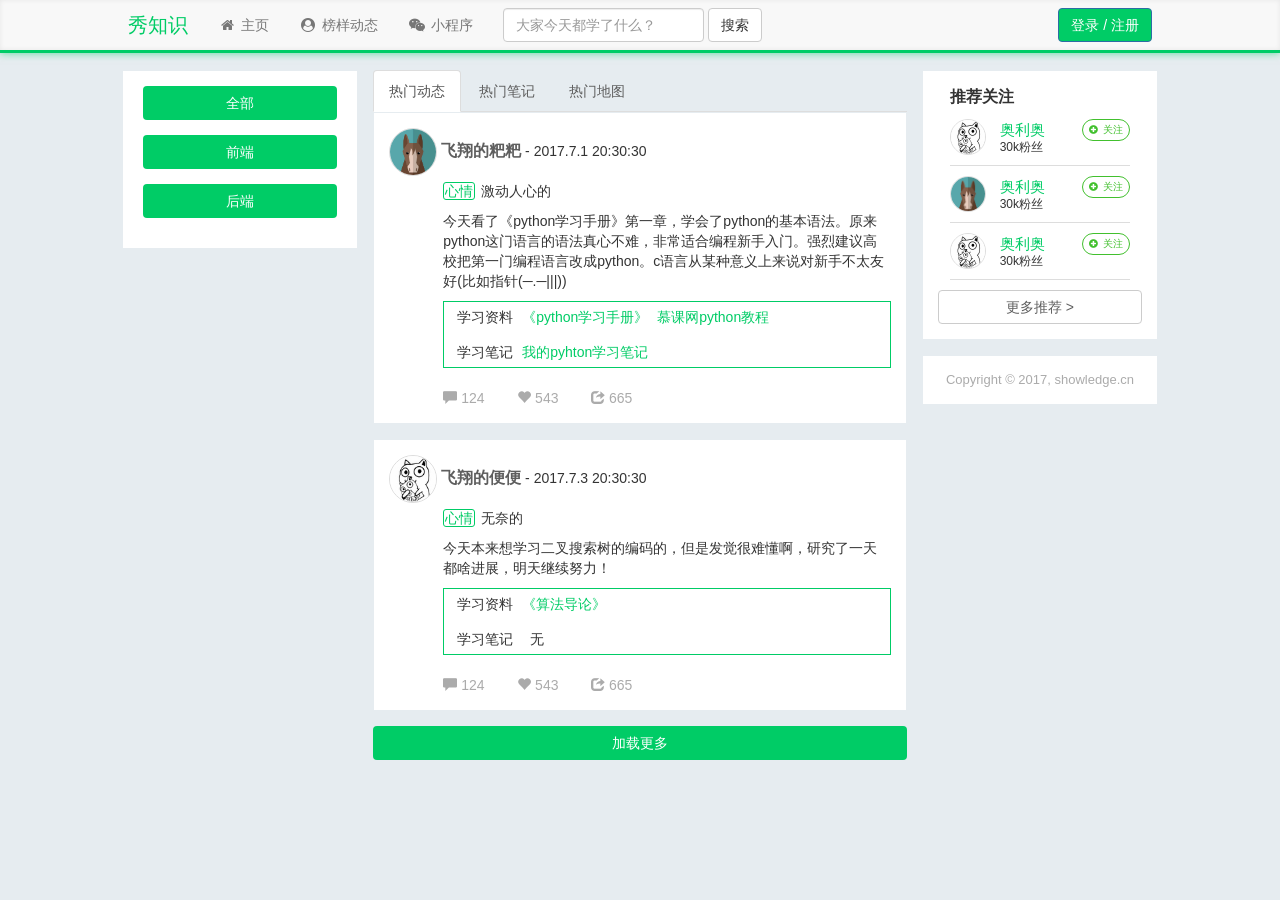
<file: index.html>
<!DOCTYPE html>
<html lang="zh-cn">
  <head>
    <meta charset="utf-8">
    <meta http-equiv="X-UA-Compatible" content="IE=edge">
    <meta name="viewport" content="width=device-width, initial-scale=1">
    <title>首页 - 秀知识</title>

    <!-- Bootstrap -->
    <link href="bootstrap-3.3.7-dist/css/bootstrap.min.css" rel="stylesheet">

    <!-- top-bar.css -->
    <link href="css/general-style.css" rel="stylesheet">

    <!-- font-awesome -->
    <link rel="stylesheet" href="font-awesome-4.7.0/css/font-awesome.min.css">    

    <!-- HTML5 shim and Respond.js for IE8 support of HTML5 elements and media queries -->
    <!-- WARNING: Respond.js doesn't work if you view the page via file:// -->
    <!--[if lt IE 9]>
      <script src="http://cdn.bootcss.com/html5shiv/3.7.2/html5shiv.min.js"></script>
      <script src="http://cdn.bootcss.com/respond.js/1.4.2/respond.min.js"></script>
    <![endif]-->
  </head>
  <body id="index-page">
    <!--顶部导航条 -->
    <nav class="navbar navbar-default navbar-fixed-top">
      <div class="container-fluid">
        <!-- 响应式 当窗口很小时，会缩小成一个“汉堡”按钮 -->
        <div class="navbar-header">
          <button type="button" class="navbar-toggle collapsed" data-toggle="collapse" data-target="#bs-example-navbar-collapse-1" aria-expanded="false">
            <span class="sr-only">Toggle navigation</span>
            <span class="icon-bar"></span>
            <span class="icon-bar"></span>
            <span class="icon-bar"></span>
          </button>
          <a class="navbar-brand" href="index.html">秀知识</a>
        </div>

        <!-- Collect the nav links, forms, and other content for toggling -->
        <div class="collapse navbar-collapse" id="bs-example-navbar-collapse-1">
          <ul class="nav navbar-nav">
            <li><a href="index.html"><span class="fa fa-home fa-fw"></span>主页</a></li>
            <li><a href="index-login.html"><span class="fa fa-user-circle fa-fw"></span>榜样动态</a></li>
            <li><a href="#" target="_blank"><span class="fa fa-wechat fa-fw"></span>小程序</a></li>
          </ul>
          <form class="navbar-form navbar-left">
            <div class="form-group">
              <input type="text" class="form-control" placeholder="大家今天都学了什么？">
            </div>
            <button type="submit" class="btn btn-default">搜索</button>
          </form>
          <ul class="nav navbar-nav navbar-right">
            <!-- 登录注册按钮 -->
            <li>
              <form class="navbar-form">
                <button type="button" id="sign-inup-btn" class="btn btn-primary" data-toggle="modal" data-target="#sign-inup-modal">登录 / 注册</button>
              </form>
            </li>
            <!--
            <li class="dropdown">
              <a href="#" class="dropdown-toggle" data-toggle="dropdown" role="button" aria-haspopup="true" aria-expanded="false">Dropdown <span class="caret"></span></a>
              <ul class="dropdown-menu">
                <li><a href="#">Action</a></li>
                <li><a href="#">Another action</a></li>
                <li><a href="#">Something else here</a></li>
                <li role="separator" class="divider"></li>
                <li><a href="#">Separated link</a></li>
              </ul>
            </li>
            -->
          </ul>
        </div><!-- /.navbar-collapse -->
      </div><!-- /.container-fluid -->
    </nav>

    <!-- 登录 / 注册 模态框 -->
    <div class="modal fade" id="sign-inup-modal" tabindex="-1" role="dialog" aria-labelledby="exampleModalLabel">
      <div class="modal-dialog" role="document">
        <div class="modal-content">
          <div class="modal-header">
            <!-- 右上角关闭按钮 -->
            <button type="button" class="close" data-dismiss="modal" aria-label="Close"><span aria-hidden="true">&times;</span></button>
            <h1>秀知识</h1>
            <h4>Show your knowledge</h4>
          </div>
          <div class="modal-body">  
            <!-- 登录/注册标签页按钮 -->
            <ul class="nav nav-pills" role="tablist">
              <li role="presentation" class="active"><a href="#signin" aria-controls="home" role="tab" data-toggle="tab">登录</a></li>
              <li role="presentation"><a href="#signup" aria-controls="profile" role="tab" data-toggle="tab">注册</a></li>
            </ul>

            <!-- 警告框 -->   
            <div class="alert alert-success" role="alert">
              保存成功
            </div><!-- 警告框 end -->   
                             
            <!-- 登录/注册 标签页 -->
            <div class="tab-content">
              <!-- 登录标签页 -->
              <div role="tabpanel" class="tab-pane fade in active" id="signin">
                <!-- 登录表单 -->
                <form class="form-horizontal" id="signin-form">
                  <div class="form-group">
                    <label for="inputEmail1" class="col-sm-2 control-label">邮箱</label>
                    <div class="col-sm-9">
                      <input type="email" class="form-control" id="inputEmail1" placeholder="Email">
                    </div>
                  </div>
                  <div class="form-group">
                    <label for="inputPassword1" class="col-sm-2 control-label">密码</label>
                    <div class="col-sm-9">
                      <input type="password" class="form-control" id="inputPassword1" placeholder="Password">
                    </div>
                  </div>
                  <div class="form-group">
                    <label for="inputCheckNum" class="col-sm-2 control-label">验证码</label>
                    <div class="col-sm-6">
                      <input type="password" class="form-control" id="inputCheckNum" placeholder="验证码">      
                    </div>
                    <div class="col-sm-3">这里放验证码图片</div>
                  </div>                  
                  <div class="form-group">
                    <div class="col-sm-offset-2 col-sm-10">
                      <div class="forget-password">
                        <a href="javascript:;" target="_blank">忘记密码</a>
                        <button type="button" id="signin-btn" class="btn btn-default btn-lg" style="font-size:16px;float:right;margin-right:50px;">登录</button>
                      </div>
                    </div>
                  </div>
                </form>
                <!-- 登录表单结束 -->
              </div>
              <!-- 注册标签页 -->
              <div role="tabpanel" class="tab-pane fade" id="signup">
                <!-- 注册表单 -->
                <form class="form-horizontal" id="signup-form">
                  <div class="form-group">
                    <label for="inputEmail2" class="col-sm-2 control-label">注册邮箱</label>
                    <div class="col-sm-9">
                      <input type="emai2" class="form-control" id="inputEmail2" placeholder="Email">
                    </div>
                  </div>
                  <div class="form-group">
                    <label for="inputPassword2" class="col-sm-2 control-label">登录密码</label>
                    <div class="col-sm-9">
                      <input type="password" class="form-control" id="inputPassword2" placeholder="Password">
                    </div>
                  </div>
                  <div class="form-group">
                    <label for="inputPassword3" class="col-sm-2 control-label">确认密码</label>
                    <div class="col-sm-9">
                      <input type="password" class="form-control" id="inputPassword3" placeholder="Password">
                    </div>
                  </div>                  
                  <div class="form-group">
                    <label for="inputCheckNum2" class="col-sm-2 control-label">验证码</label>
                    <div class="col-sm-6">
                      <input type="password" class="form-control" id="inputCheckNum2" placeholder="验证码">      
                    </div>
                    <div class="col-sm-3">这里放验证码图片</div>
                  </div>
                  <div class="form-group">
                    <div class="col-sm-offset-2 col-sm-10">
                      <label>点击「注册」按钮，即代表你同意<a href="javascript:;" target="_blank">《秀知识协议》</a></label>
                      <button type="button" id="signup-btn" class="btn btn-default btn-lg" style="font-size:16px;float:right;margin-right:50px;">注册</button>
                    </div>
                  </div>

                </form>
                <!-- 注册表单结束 -->                                
              </div>
            </div>
          </div>
        </div>
      </div>
    </div>        


    <!-- 未登录 - 首页内容 -->
    <div class="container-fluid main-content">
      <div class="row">
        <div class="col-md-1 blank"></div>
        <div class="col-md-10 main">
          <div class="row">
            <!-- 左边功能按钮栏 -->
            <div class="col-md-3" id="left-sidebar">
              <div class="box">
                <ul id="nav-cat" role="tablist">
                  <li role="presentation" class="active"><a href="#category1" target="_blank" style="text-decoration:none;" aria-controls="home" role="tab" data-toggle="tab"><button class="btn cat btn-green">全部</button></a></li>
                  <li role="presentation"><a href="#category2" target="_blank" style="text-decoration:none;" aria-controls="profile" role="tab" data-toggle="tab"><button class="btn cat btn-green">前端</button></a></li>
                  <li role="presentation"><a href="#category3" target="_blank" style="text-decoration:none;" aria-controls="messages" role="tab" data-toggle="tab"><button class="btn cat btn-green">后端</button></a></li>
                </ul>
              </div>
            </div><!-- 左边功能按钮end -->

            <!-- 中间主要内容栏 -->
            <div class="col-md-6" id="middle-main">
              <div class="tab-content">
                <div role="tabpanel" class="tab-pane active" id="category1">
                  <!-- 标签页头 -->
                  <ul class="nav nav-tabs" role="tablist">
                    <li role="presentation" class="active"><a href="#hot-act1" aria-controls="home" role="tab" data-toggle="tab">热门动态</a></li>
                    <li role="presentation"><a href="#hot-note1" aria-controls="profile" role="tab" data-toggle="tab">热门笔记</a></li>
                    <li role="presentation"><a href="#hot-map1" aria-controls="messages" role="tab" data-toggle="tab">热门地图</a></li>
                  </ul>
                  <!-- 热门推荐 标签内容 -->
                  <div class="tab-content" id="hot-intro">
                    <div role="tabpanel" class="tab-pane active" id="hot-act1">
                      <ul>
                        <li class="box" id="hot-act-001">
                          <div class="user-info">
                            <div class="user-avatar">
                              <a href="personal-page.html" target="_blank"><img src="image/user-avatar1.jpg" alt="用户头像-sm" class="avatar-sm"></a>
                              <a href="personal-page.html" class="user-name" target="_blank">飞翔的粑粑</a>
                              <span> - </span>
                              <span class="user-act-time">2017.7.1 20:30:30</span>
                            </div>
                            <div class="user-mood">
                              <span>心情</span>
                              <span>激动人心的</span>
                            </div>
                          </div>
                          <div class="user-act">
                            今天看了《python学习手册》第一章，学会了python的基本语法。原来python这门语言的语法真心不难，非常适合编程新手入门。强烈建议高校把第一门编程语言改成python。c语言从某种意义上来说对新手不太友好(比如指针(─.─|||))
                          </div>
                          <div class="user-library">
                            <div class="xxzl">
                              <span>学习资料</span>
                              <a href="https://www.amazon.cn/s?ie=UTF8&search-type=ss&index=books&field-keywords=python%D1%A7%CF%B0%CA%D6%B2%E1&tag=baiduiclickcn-23&ref=pz_ic_Book_1731_208" target="_blank">《python学习手册》</a>
                              <a href="http://www.imooc.com/course/list?c=python" target="_blank">慕课网python教程</a>
                            </div> 
                            <div class="xxbj">
                              <span>学习笔记</span>
                              <a href="note-page.html" class="user-note-entrance" target="_blank">我的pyhton学习笔记</a>
                            </div>              
                          </div>
                          <div class="act-info">
                            <div class="comments-count" data-toggle="modal" data-target="#comment-modal">
                              <span class="glyphicon glyphicon-comment"></span>
                              <span>124</span>
                            </div>
                            <div class="like-count">
                              <span class="glyphicon glyphicon-heart"></span>
                              <span>543</span>
                            </div>
                            <div class="share-count">
                              <span class="glyphicon glyphicon-share"></span>
                              <span>665</span>
                            </div>                      
                          </div>
                        </li>
                        <li class="box" id="hot-act-002">
                          <div class="user-info">
                            <div class="user-avatar">
                              <a href="personal-page.html" target="_blank"><img src="image/user-avatar2.jpg" alt="用户头像-sm" class="avatar-sm"></a>
                              <a href="personal-page.html" class="user-name" target="_blank">飞翔的便便</a>
                              <span> - </span>
                              <span class="user-act-time">2017.7.3 20:30:30</span>
                            </div>
                            <div class="user-mood">
                              <span>心情</span>
                              <span>无奈的</span>
                            </div>
                          </div>
                          <div class="user-act">
                            今天本来想学习二叉搜索树的编码的，但是发觉很难懂啊，研究了一天都啥进展，明天继续努力！
                          </div>
                          <div class="user-library">
                            <div class="xxzl">
                              <span>学习资料</span>
                              <a href="https://www.amazon.cn/%E7%AE%97%E6%B3%95%E5%AF%BC%E8%AE%BA-Thomas-H-Cormen/dp/B00AK7BYJY/ref=sr_1_1?s=books&ie=UTF8&qid=1502002841&sr=1-1&keywords=%E7%AE%97%E6%B3%95%E5%AF%BC%E8%AE%BA" target="_blank">《算法导论》</a>
                            </div> 
                            <div class="xxbj">
                              <span>学习笔记</span>
                              <span>无</span>   
                            </div>              
                          </div>
                          <div class="act-info">
                            <div class="comments-count" data-toggle="modal" data-target="#comment-modal">
                              <span class="glyphicon glyphicon-comment"></span>
                              <span>124</span>
                            </div>
                            <div class="like-count">
                              <span class="glyphicon glyphicon-heart"></span>
                              <span>543</span>
                            </div>
                            <div class="share-count">
                              <span class="glyphicon glyphicon-share"></span>
                              <span>665</span>
                            </div>                      
                          </div>
                        </li>
                      </ul>
                      <button class="btn btn-green load-more load-more-act">加载更多</button>
                    </div>
                    <div role="tabpanel" class="tab-pane" id="hot-note1">
                      <ul>
                        <li class="box" id="hot-note-001">
                          <div class="user-info">
                            <div class="user-avatar">
                              <a href="personal-page.html" target="_blank"><img src="image/user-avatar2.jpg" alt="用户头像-sm" class="avatar-sm"></a>
                              <a href="personal-page.html" class="user-name" target="_blank">飞翔的便便</a>
                              <span> - </span>
                              <span class="user-act-time">2017.7.3 20:30:30</span>
                            </div>
                          </div>  
                          <a href="note-page.html" target="_blank" class="note-title-sm">Today I Learn</a>
                          <p class="note-content">
                            This week, Washington state became the fifth state in the country to provide paid family and medical leave to workers – and it’s one of the best plans yet. Employees will get 12 weeks of paid family leave when they have a baby and 12 weeks of medical leave to care for themselves or sick family members. 
                          </p>
                          <a href="note-page.html" target="_blank" class="more-detail-btn">详细内容 > </a>
                          <div class="act-info">
                            <div class="comments-count" data-toggle="modal" data-target="#comment-modal">
                              <span class="glyphicon glyphicon-comment"></span>
                              <span>124</span>
                            </div>
                            <div class="like-count">
                              <span class="glyphicon glyphicon-heart"></span>
                              <span>543</span>
                            </div>
                            <div class="collection-count">
                              <span class="fa fa-bookmark"></span>
                              <span>665</span>
                            </div> 
                            <div class="share-count">
                              <span class="glyphicon glyphicon-share"></span>
                              <span>665</span>
                            </div>                      
                          </div>                      
                        </li>
                        <li class="box" id="hot-note-002">
                          <div class="user-info">
                            <div class="user-avatar">
                              <a href="personal-page.html" target="_blank"><img src="image/user-avatar1.jpg" alt="用户头像-sm" class="avatar-sm"></a>
                              <a href="personal-page.html" class="user-name" target="_blank">飞翔的便便</a>
                              <span> - </span>
                              <span class="user-act-time">2017.7.3 20:30:30</span>
                            </div>
                          </div> 
                          <a href="note-page.html" target="_blank" class="note-title-sm">我只是一个测试标题</a>
                          <p class="note-content">
                            我是一篇测试文章我是一篇测试文章我是一篇测试文章我是一篇测试文章我是一篇测试文章我是一篇测试文章我是一篇测试文章我是一篇测试文章我是一篇测试文章我是一篇测试文章 
                          </p>
                          <a href="note-page.html" target="_blank" class="more-detail-btn">详细内容 > </a>
                          <div class="act-info">
                            <div class="comments-count"  data-toggle="modal" data-target="#comment-modal">
                              <span class="glyphicon glyphicon-comment"></span>
                              <span>124</span>
                            </div>
                            <div class="like-count">
                              <span class="glyphicon glyphicon-heart"></span>
                              <span>543</span>
                            </div>
                            <div class="collection-count">
                              <span class="fa fa-bookmark"></span>
                              <span>665</span>
                            </div> 
                            <div class="share-count">
                              <span class="glyphicon glyphicon-share"></span>
                              <span>665</span>
                            </div>                      
                          </div>                                         
                        </li>
                      </ul>
                      <button class="btn btn-green load-more load-more-note">加载更多</button>
                    </div>
                    <div role="tabpanel" class="tab-pane" id="hot-map1">
                      <ul>
                        <li class="box" id="hot-map-001">
                          <div class="user-info">
                            <div class="user-avatar">
                              <a href="personal-page.html" target="_blank"><img src="image/user-avatar1.jpg" alt="用户头像-sm" class="avatar-sm"></a>
                              <a href="personal-page.html" class="user-name" target="_blank">飞翔的便便</a>
                              <span> - </span>
                              <span class="user-act-time">2017.7.3 20:30:30</span>
                            </div>
                          </div>
                          <a href="user-mindmap.html" target="_blank" class="map-title-sm">python学习重点知识谱图</a>
                          <div class="map-keyword">
                            <span><span class="fa fa-tags fa-fw"></span>关键词</span>
                            <a href="topic-page.html" class="keyword" target="_blank">后端</a>
                            <a href="topic-page.html" class="keyword" target="_blank">python</a>
                            <a href="topic-page.html" class="keyword" target="_blank">爬虫</a>
                            <a href="topic-page.html" class="keyword" target="_blank">数据分析</a>
                            <span>...</span>
                          </div>
                          <div class="act-info">
                            <div class="comments-count" data-toggle="modal" data-target="#comment-modal">
                              <span class="glyphicon glyphicon-comment"></span>
                              <span>124</span>
                            </div>
                            <div class="like-count">
                              <span class="glyphicon glyphicon-heart"></span>
                              <span>543</span>
                            </div>
                            <div class="collection-count">
                              <span class="fa fa-bookmark"></span>
                              <span>665</span>
                            </div>                       
                          </div>
                        </li>
                        <li class="box" id="hot-map-002">
                          <div class="user-info">
                            <div class="user-avatar">
                              <a href="personal-page.html" target="_blank"><img src="image/user-avatar3.jpg" alt="用户头像-sm" class="avatar-sm"></a>
                              <a href="personal-page.html" class="user-name" target="_blank">嘉顿饼干</a>
                              <span> - </span>
                              <span class="user-act-time">2017.7.3 20:30:30</span>
                            </div>
                          </div>
                          <a href="user-mindmap.html" target="_blank" class="map-title-sm">前端知识谱图</a>
                          <div class="map-keyword">
                            <span><span class="fa fa-tags fa-fw"></span>关键词</span>
                            <a href="topic-page.html" class="keyword" target="_blank">前端</a>
                            <a href="topic-page.html" class="keyword" target="_blank">html</a>
                            <a href="topic-page.html" class="keyword" target="_blank">css</a>
                            <a href="topic-page.html" class="keyword" target="_blank">javascript</a>
                            <span>...</span>
                          </div>
                          <div class="act-info">
                            <div class="comments-count" data-toggle="modal" data-target="#comment-modal">
                              <span class="glyphicon glyphicon-comment"></span>
                              <span>124</span>
                            </div>
                            <div class="like-count">
                              <span class="glyphicon glyphicon-heart"></span>
                              <span>543</span>
                            </div>
                            <div class="collection-count">
                              <span class="fa fa-bookmark"></span>
                              <span>665</span>
                            </div>                       
                          </div>
                        </li>                    
                      </ul>
                      <button class="btn btn-green load-more load-more-map">加载更多</button>
                    </div>
                  </div>                  
                </div>

                <div role="tabpanel" class="tab-pane" id="category2">
                  <!-- 标签页头 -->
                  <ul class="nav nav-tabs" role="tablist">
                    <li role="presentation" class="active"><a href="#hot-act2" aria-controls="home" role="tab" data-toggle="tab">热门动态</a></li>
                    <li role="presentation"><a href="#hot-note2" aria-controls="profile" role="tab" data-toggle="tab">热门笔记</a></li>
                    <li role="presentation"><a href="#hot-map2" aria-controls="messages" role="tab" data-toggle="tab">热门地图</a></li>
                  </ul>
                  <!-- 热门推荐 标签内容 -->
                  <div class="tab-content" id="hot-intro">
                    <div role="tabpanel" class="tab-pane active" id="hot-act2">
                      <ul>
                        <li class="box" id="hot-act-001">
                          <div class="user-info">
                            <div class="user-avatar">
                              <a href="personal-page.html" target="_blank"><img src="image/user-avatar2.jpg" alt="用户头像-sm" class="avatar-sm"></a>
                              <a href="personal-page.html" class="user-name" target="_blank">飞翔的粑粑</a>
                              <span> - </span>
                              <span class="user-act-time">2017.7.1 20:30:30</span>
                            </div>
                            <div class="user-mood">
                              <span>心情</span>
                              <span>激动人心的</span>
                            </div>
                          </div>
                          <div class="user-act">
                           biubiubiubiubbiubibubiubibu
                          </div>
                          <div class="user-library">
                            <div class="xxzl">
                              <span>学习资料</span>
                              <a href="https://www.amazon.cn/s?ie=UTF8&search-type=ss&index=books&field-keywords=python%D1%A7%CF%B0%CA%D6%B2%E1&tag=baiduiclickcn-23&ref=pz_ic_Book_1731_208" target="_blank">《python学习手册》</a>
                              <a href="http://www.imooc.com/course/list?c=python" target="_blank">慕课网python教程</a>
                            </div> 
                            <div class="xxbj">
                              <span>学习笔记</span>
                              <a href="note-page.html" class="user-note-entrance" target="_blank">我的pyhton学习笔记</a>
                            </div>              
                          </div>
                          <div class="act-info">
                            <div class="comments-count" data-toggle="modal" data-target="#comment-modal">
                              <span class="glyphicon glyphicon-comment"></span>
                              <span>124</span>
                            </div>
                            <div class="like-count">
                              <span class="glyphicon glyphicon-heart"></span>
                              <span>543</span>
                            </div>
                            <div class="share-count">
                              <span class="glyphicon glyphicon-share"></span>
                              <span>665</span>
                            </div>                      
                          </div>
                        </li>
                        <li class="box" id="hot-act-002">
                          <div class="user-info">
                            <div class="user-avatar">
                              <a href="personal-page.html" target="_blank"><img src="image/user-avatar1.jpg" alt="用户头像-sm" class="avatar-sm"></a>
                              <a href="personal-page.html" class="user-name" target="_blank">飞翔的便便</a>
                              <span> - </span>
                              <span class="user-act-time">2017.7.3 20:30:30</span>
                            </div>
                            <div class="user-mood">
                              <span>心情</span>
                              <span>无奈的</span>
                            </div>
                          </div>
                          <div class="user-act">
                            今天本来想学习二叉搜索树的编码的，但是发觉很难懂啊，研究了一天都啥进展，明天继续努力！
                          </div>
                          <div class="user-library">
                            <div class="xxzl">
                              <span>学习资料</span>
                              <a href="https://www.amazon.cn/%E7%AE%97%E6%B3%95%E5%AF%BC%E8%AE%BA-Thomas-H-Cormen/dp/B00AK7BYJY/ref=sr_1_1?s=books&ie=UTF8&qid=1502002841&sr=1-1&keywords=%E7%AE%97%E6%B3%95%E5%AF%BC%E8%AE%BA" target="_blank">《算法导论》</a>
                            </div> 
                            <div class="xxbj">
                              <span>学习笔记</span>
                              <span>无</span>   
                            </div>              
                          </div>
                          <div class="act-info">
                            <div class="comments-count" data-toggle="modal" data-target="#comment-modal">
                              <span class="glyphicon glyphicon-comment"></span>
                              <span>124</span>
                            </div>
                            <div class="like-count">
                              <span class="glyphicon glyphicon-heart"></span>
                              <span>543</span>
                            </div>
                            <div class="share-count">
                              <span class="glyphicon glyphicon-share"></span>
                              <span>665</span>
                            </div>                      
                          </div>
                        </li>
                      </ul>
                      <button class="btn btn-green load-more load-more-act">加载更多</button>
                    </div>
                    <div role="tabpanel" class="tab-pane" id="hot-note2">
                      <ul>
                        <li class="box" id="hot-note-001">
                          <div class="user-info">
                            <div class="user-avatar">
                              <a href="personal-page.html" target="_blank"><img src="image/user-avatar2.jpg" alt="用户头像-sm" class="avatar-sm"></a>
                              <a href="personal-page.html" class="user-name" target="_blank">飞翔的便便</a>
                              <span> - </span>
                              <span class="user-act-time">2017.7.3 20:30:30</span>
                            </div>
                          </div>  
                          <a href="note-page.html" target="_blank" class="note-title-sm">Today I Learn</a>
                          <p class="note-content">
                            This week, Washington state became the fifth state in the country to provide paid family and medical leave to workers – and it’s one of the best plans yet. Employees will get 12 weeks of paid family leave when they have a baby and 12 weeks of medical leave to care for themselves or sick family members. 
                          </p>
                          <a href="note-page.html" target="_blank" class="more-detail-btn">详细内容 > </a>
                          <div class="act-info">
                            <div class="comments-count" data-toggle="modal" data-target="#comment-modal">
                              <span class="glyphicon glyphicon-comment"></span>
                              <span>124</span>
                            </div>
                            <div class="like-count">
                              <span class="glyphicon glyphicon-heart"></span>
                              <span>543</span>
                            </div>
                            <div class="collection-count">
                              <span class="fa fa-bookmark"></span>
                              <span>665</span>
                            </div> 
                            <div class="share-count">
                              <span class="glyphicon glyphicon-share"></span>
                              <span>665</span>
                            </div>                      
                          </div>                      
                        </li>
                        <li class="box" id="hot-note-002">
                          <div class="user-info">
                            <div class="user-avatar">
                              <a href="personal-page.html" target="_blank"><img src="image/user-avatar1.jpg" alt="用户头像-sm" class="avatar-sm"></a>
                              <a href="personal-page.html" class="user-name" target="_blank">飞翔的便便</a>
                              <span> - </span>
                              <span class="user-act-time">2017.7.3 20:30:30</span>
                            </div>
                          </div> 
                          <a href="note-page.html" target="_blank" class="note-title-sm">我只是一个测试标题</a>
                          <p class="note-content">
                            我是一篇测试文章我是一篇测试文章我是一篇测试文章我是一篇测试文章我是一篇测试文章我是一篇测试文章我是一篇测试文章我是一篇测试文章我是一篇测试文章我是一篇测试文章 
                          </p>
                          <a href="note-page.html" target="_blank" class="more-detail-btn">详细内容 > </a>
                          <div class="act-info">
                            <div class="comments-count"  data-toggle="modal" data-target="#comment-modal">
                              <span class="glyphicon glyphicon-comment"></span>
                              <span>124</span>
                            </div>
                            <div class="like-count">
                              <span class="glyphicon glyphicon-heart"></span>
                              <span>543</span>
                            </div>
                            <div class="collection-count">
                              <span class="fa fa-bookmark"></span>
                              <span>665</span>
                            </div> 
                            <div class="share-count">
                              <span class="glyphicon glyphicon-share"></span>
                              <span>665</span>
                            </div>                      
                          </div>                                         
                        </li>
                      </ul>
                      <button class="btn btn-green load-more load-more-note">加载更多</button>
                    </div>
                    <div role="tabpanel" class="tab-pane" id="hot-map2">
                      <ul>
                        <li class="box" id="hot-map-001">
                          <div class="user-info">
                            <div class="user-avatar">
                              <a href="personal-page.html" target="_blank"><img src="image/user-avatar1.jpg" alt="用户头像-sm" class="avatar-sm"></a>
                              <a href="personal-page.html" class="user-name" target="_blank">飞翔的便便</a>
                              <span> - </span>
                              <span class="user-act-time">2017.7.3 20:30:30</span>
                            </div>
                          </div>
                          <a href="user-mindmap.html" target="_blank" class="map-title-sm">python学习重点知识谱图</a>
                          <div class="map-keyword">
                            <span><span class="fa fa-tags fa-fw"></span>关键词</span>
                            <a href="topic-page.html" class="keyword" target="_blank">后端</a>
                            <a href="topic-page.html" class="keyword" target="_blank">python</a>
                            <a href="topic-page.html" class="keyword" target="_blank">爬虫</a>
                            <a href="topic-page.html" class="keyword" target="_blank">数据分析</a>
                            <span>...</span>
                          </div>
                          <div class="act-info">
                            <div class="comments-count" data-toggle="modal" data-target="#comment-modal">
                              <span class="glyphicon glyphicon-comment"></span>
                              <span>124</span>
                            </div>
                            <div class="like-count">
                              <span class="glyphicon glyphicon-heart"></span>
                              <span>543</span>
                            </div>
                            <div class="collection-count">
                              <span class="fa fa-bookmark"></span>
                              <span>665</span>
                            </div>                       
                          </div>
                        </li>
                        <li class="box" id="hot-map-002">
                          <div class="user-info">
                            <div class="user-avatar">
                              <a href="personal-page.html" target="_blank"><img src="image/user-avatar3.jpg" alt="用户头像-sm" class="avatar-sm"></a>
                              <a href="personal-page.html" class="user-name" target="_blank">嘉顿饼干</a>
                              <span> - </span>
                              <span class="user-act-time">2017.7.3 20:30:30</span>
                            </div>
                          </div>
                          <a href="user-mindmap.html" target="_blank" class="map-title-sm">前端知识谱图</a>
                          <div class="map-keyword">
                            <span><span class="fa fa-tags fa-fw"></span>关键词</span>
                            <a href="topic-page.html" class="keyword" target="_blank">前端</a>
                            <a href="topic-page.html" class="keyword" target="_blank">html</a>
                            <a href="topic-page.html" class="keyword" target="_blank">css</a>
                            <a href="topic-page.html" class="keyword" target="_blank">javascript</a>
                            <span>...</span>
                          </div>
                          <div class="act-info">
                            <div class="comments-count" data-toggle="modal" data-target="#comment-modal">
                              <span class="glyphicon glyphicon-comment"></span>
                              <span>124</span>
                            </div>
                            <div class="like-count">
                              <span class="glyphicon glyphicon-heart"></span>
                              <span>543</span>
                            </div>
                            <div class="collection-count">
                              <span class="fa fa-bookmark"></span>
                              <span>665</span>
                            </div>                       
                          </div>
                        </li>                    
                      </ul>
                      <button class="btn btn-green load-more load-more-map">加载更多</button>
                    </div>
                  </div>                  
                </div>

                <div role="tabpanel" class="tab-pane" id="category3">
                  <!-- 标签页头 -->
                  <ul class="nav nav-tabs" role="tablist">
                    <li role="presentation" class="active"><a href="#hot-act3" aria-controls="home" role="tab" data-toggle="tab">热门动态</a></li>
                    <li role="presentation"><a href="#hot-note3" aria-controls="profile" role="tab" data-toggle="tab">热门笔记</a></li>
                    <li role="presentation"><a href="#hot-map3" aria-controls="messages" role="tab" data-toggle="tab">热门地图</a></li>
                  </ul>
                  <!-- 热门推荐 标签内容 -->
                  <div class="tab-content" id="hot-intro">
                    <div role="tabpanel" class="tab-pane active" id="hot-act3">
                      <ul>
                        <li class="box" id="hot-act-001">
                          <div class="user-info">
                            <div class="user-avatar">
                              <a href="personal-page.html" target="_blank"><img src="image/user-avatar1.jpg" alt="用户头像-sm" class="avatar-sm"></a>
                              <a href="personal-page.html" class="user-name" target="_blank">飞翔的粑粑</a>
                              <span> - </span>
                              <span class="user-act-time">2017.7.1 20:30:30</span>
                            </div>
                            <div class="user-mood">
                              <span>心情</span>
                              <span>激动人心的</span>
                            </div>
                          </div>
                          <div class="user-act">
                            (─.─|||))(─.─|||))(─.─|||))(─.─|||))
                          </div>
                          <div class="user-library">
                            <div class="xxzl">
                              <span>学习资料</span>
                              <a href="https://www.amazon.cn/s?ie=UTF8&search-type=ss&index=books&field-keywords=python%D1%A7%CF%B0%CA%D6%B2%E1&tag=baiduiclickcn-23&ref=pz_ic_Book_1731_208" target="_blank">《python学习手册》</a>
                              <a href="http://www.imooc.com/course/list?c=python" target="_blank">慕课网python教程</a>
                            </div> 
                            <div class="xxbj">
                              <span>学习笔记</span>
                              <a href="note-page.html" class="user-note-entrance" target="_blank">我的pyhton学习笔记</a>
                            </div>              
                          </div>
                          <div class="act-info">
                            <div class="comments-count" data-toggle="modal" data-target="#comment-modal">
                              <span class="glyphicon glyphicon-comment"></span>
                              <span>124</span>
                            </div>
                            <div class="like-count">
                              <span class="glyphicon glyphicon-heart"></span>
                              <span>543</span>
                            </div>
                            <div class="share-count">
                              <span class="glyphicon glyphicon-share"></span>
                              <span>665</span>
                            </div>                      
                          </div>
                        </li>
                        <li class="box" id="hot-act-002">
                          <div class="user-info">
                            <div class="user-avatar">
                              <a href="personal-page.html" target="_blank"><img src="image/user-avatar2.jpg" alt="用户头像-sm" class="avatar-sm"></a>
                              <a href="personal-page.html" class="user-name" target="_blank">飞翔的便便</a>
                              <span> - </span>
                              <span class="user-act-time">2017.7.3 20:30:30</span>
                            </div>
                            <div class="user-mood">
                              <span>心情</span>
                              <span>无奈的</span>
                            </div>
                          </div>
                          <div class="user-act">
                            今天本来想学习二叉搜索树的编码的，但是发觉很难懂啊，研究了一天都啥进展，明天继续努力！
                          </div>
                          <div class="user-library">
                            <div class="xxzl">
                              <span>学习资料</span>
                              <a href="https://www.amazon.cn/%E7%AE%97%E6%B3%95%E5%AF%BC%E8%AE%BA-Thomas-H-Cormen/dp/B00AK7BYJY/ref=sr_1_1?s=books&ie=UTF8&qid=1502002841&sr=1-1&keywords=%E7%AE%97%E6%B3%95%E5%AF%BC%E8%AE%BA" target="_blank">《算法导论》</a>
                            </div> 
                            <div class="xxbj">
                              <span>学习笔记</span>
                              <span>无</span>   
                            </div>              
                          </div>
                          <div class="act-info">
                            <div class="comments-count" data-toggle="modal" data-target="#comment-modal">
                              <span class="glyphicon glyphicon-comment"></span>
                              <span>124</span>
                            </div>
                            <div class="like-count">
                              <span class="glyphicon glyphicon-heart"></span>
                              <span>543</span>
                            </div>
                            <div class="share-count">
                              <span class="glyphicon glyphicon-share"></span>
                              <span>665</span>
                            </div>                      
                          </div>
                        </li>
                      </ul>
                      <button class="btn btn-green load-more load-more-act">加载更多</button>
                    </div>
                    <div role="tabpanel" class="tab-pane" id="hot-note3">
                      <ul>
                        <li class="box" id="hot-note-001">
                          <div class="user-info">
                            <div class="user-avatar">
                              <a href="personal-page.html" target="_blank"><img src="image/user-avatar2.jpg" alt="用户头像-sm" class="avatar-sm"></a>
                              <a href="personal-page.html" class="user-name" target="_blank">飞翔的便便</a>
                              <span> - </span>
                              <span class="user-act-time">2017.7.3 20:30:30</span>
                            </div>
                          </div>  
                          <a href="note-page.html" target="_blank" class="note-title-sm">Today I Learn</a>
                          <p class="note-content">
                            This week, Washington state became the fifth state in the country to provide paid family and medical leave to workers – and it’s one of the best plans yet. Employees will get 12 weeks of paid family leave when they have a baby and 12 weeks of medical leave to care for themselves or sick family members. 
                          </p>
                          <a href="note-page.html" target="_blank" class="more-detail-btn">详细内容 > </a>
                          <div class="act-info">
                            <div class="comments-count" data-toggle="modal" data-target="#comment-modal">
                              <span class="glyphicon glyphicon-comment"></span>
                              <span>124</span>
                            </div>
                            <div class="like-count">
                              <span class="glyphicon glyphicon-heart"></span>
                              <span>543</span>
                            </div>
                            <div class="collection-count">
                              <span class="fa fa-bookmark"></span>
                              <span>665</span>
                            </div> 
                            <div class="share-count">
                              <span class="glyphicon glyphicon-share"></span>
                              <span>665</span>
                            </div>                      
                          </div>                      
                        </li>
                        <li class="box" id="hot-note-002">
                          <div class="user-info">
                            <div class="user-avatar">
                              <a href="personal-page.html" target="_blank"><img src="image/user-avatar1.jpg" alt="用户头像-sm" class="avatar-sm"></a>
                              <a href="personal-page.html" class="user-name" target="_blank">飞翔的便便</a>
                              <span> - </span>
                              <span class="user-act-time">2017.7.3 20:30:30</span>
                            </div>
                          </div> 
                          <a href="note-page.html" target="_blank" class="note-title-sm">我只是一个测试标题</a>
                          <p class="note-content">
                            我是一篇测试文章我是一篇测试文章我是一篇测试文章我是一篇测试文章我是一篇测试文章我是一篇测试文章我是一篇测试文章我是一篇测试文章我是一篇测试文章我是一篇测试文章 
                          </p>
                          <a href="note-page.html" target="_blank" class="more-detail-btn">详细内容 > </a>
                          <div class="act-info">
                            <div class="comments-count"  data-toggle="modal" data-target="#comment-modal">
                              <span class="glyphicon glyphicon-comment"></span>
                              <span>124</span>
                            </div>
                            <div class="like-count">
                              <span class="glyphicon glyphicon-heart"></span>
                              <span>543</span>
                            </div>
                            <div class="collection-count">
                              <span class="fa fa-bookmark"></span>
                              <span>665</span>
                            </div> 
                            <div class="share-count">
                              <span class="glyphicon glyphicon-share"></span>
                              <span>665</span>
                            </div>                      
                          </div>                                         
                        </li>
                      </ul>
                      <button class="btn btn-green load-more load-more-note">加载更多</button>
                    </div>
                    <div role="tabpanel" class="tab-pane" id="hot-map3">
                      <ul>
                        <li class="box" id="hot-map-001">
                          <div class="user-info">
                            <div class="user-avatar">
                              <a href="personal-page.html" target="_blank"><img src="image/user-avatar1.jpg" alt="用户头像-sm" class="avatar-sm"></a>
                              <a href="personal-page.html" class="user-name" target="_blank">飞翔的便便</a>
                              <span> - </span>
                              <span class="user-act-time">2017.7.3 20:30:30</span>
                            </div>
                          </div>
                          <a href="user-mindmap.html" target="_blank" class="map-title-sm">python学习重点知识谱图</a>
                          <div class="map-keyword">
                            <span><span class="fa fa-tags fa-fw"></span>关键词</span>
                            <a href="topic-page.html" class="keyword" target="_blank">后端</a>
                            <a href="topic-page.html" class="keyword" target="_blank">python</a>
                            <a href="topic-page.html" class="keyword" target="_blank">爬虫</a>
                            <a href="topic-page.html" class="keyword" target="_blank">数据分析</a>
                            <span>...</span>
                          </div>
                          <div class="act-info">
                            <div class="comments-count" data-toggle="modal" data-target="#comment-modal">
                              <span class="glyphicon glyphicon-comment"></span>
                              <span>124</span>
                            </div>
                            <div class="like-count">
                              <span class="glyphicon glyphicon-heart"></span>
                              <span>543</span>
                            </div>
                            <div class="collection-count">
                              <span class="fa fa-bookmark"></span>
                              <span>665</span>
                            </div>                       
                          </div>
                        </li>
                        <li class="box" id="hot-map-002">
                          <div class="user-info">
                            <div class="user-avatar">
                              <a href="personal-page.html" target="_blank"><img src="image/user-avatar3.jpg" alt="用户头像-sm" class="avatar-sm"></a>
                              <a href="personal-page.html" class="user-name" target="_blank">嘉顿饼干</a>
                              <span> - </span>
                              <span class="user-act-time">2017.7.3 20:30:30</span>
                            </div>
                          </div>
                          <a href="user-mindmap.html" target="_blank" class="map-title-sm">前端知识谱图</a>
                          <div class="map-keyword">
                            <span><span class="fa fa-tags fa-fw"></span>关键词</span>
                            <a href="topic-page.html" class="keyword" target="_blank">前端</a>
                            <a href="topic-page.html" class="keyword" target="_blank">html</a>
                            <a href="topic-page.html" class="keyword" target="_blank">css</a>
                            <a href="topic-page.html" class="keyword" target="_blank">javascript</a>
                            <span>...</span>
                          </div>
                          <div class="act-info">
                            <div class="comments-count" data-toggle="modal" data-target="#comment-modal">
                              <span class="glyphicon glyphicon-comment"></span>
                              <span>124</span>
                            </div>
                            <div class="like-count">
                              <span class="glyphicon glyphicon-heart"></span>
                              <span>543</span>
                            </div>
                            <div class="collection-count">
                              <span class="fa fa-bookmark"></span>
                              <span>665</span>
                            </div>                       
                          </div>
                        </li>                    
                      </ul>
                      <button class="btn btn-green load-more load-more-map">加载更多</button>
                    </div>
                  </div>                  
                </div>

              </div>              
            </div><!-- 中间主要内容栏end -->

            <!-- 右边推荐栏 -->
            <div class="col-md-3" id="right-reco">
              <div class="box reco-xb">
                <span>推荐关注</span>
                <ul class="xb-list">
                  <li>
                    <a href="personal-page.html" target="_blank"><img src="image/user-avatar2.jpg" alt="用户头像-sm" class="avatar-ssm"></a>
                    <a class="follow-btn"><span class='fa fa-plus-circle'></span>关注</a>
                    <a href="personal-page.html" target="_blank" class="reco-user-name">奥利奥</a>
                    <p>30k粉丝</p>
                  </li>
                  <li>
                    <a href="personal-page.html" target="_blank"><img src="image/user-avatar1.jpg" alt="用户头像-sm" class="avatar-ssm"></a>
                    <a class="follow-btn"><span class='fa fa-plus-circle'></span>关注</a>
                    <a href="personal-page.html" target="_blank" class="reco-user-name">奥利奥</a>
                    <p>30k粉丝</p>
                  </li>
                  <li>
                    <a href="personal-page.html" target="_blank"><img src="image/user-avatar2.jpg" alt="用户头像-sm" class="avatar-ssm"></a>
                    <a class="follow-btn"><span class='fa fa-plus-circle'></span>关注</a>
                    <a href="personal-page.html" target="_blank" class="reco-user-name">奥利奥</a>
                    <p>30k粉丝</p>
                  </li>                                     
                </ul>
                <button class="btn btn-default more-recommend-writer"><a href="intro-user-page.html" target="_blank" style="text-decoration:none;">更多推荐 ></a> </button> 
              </div>
              <div class="box page-footer">
                Copyright © 2017, showledge.cn
              </div>            
            </div><!-- 右边推荐栏end -->
          </div>
        </div>
        <div class="col-md-1 blank"></div>
      </div>
    </div>

    <!-- 评论窗口模态框 -->
    <div class="modal fade" id="comment-modal" tabindex="-1" role="dialog" aria-labelledby="exampleModalLabel">
      <div class="modal-dialog" role="document">
        <div class="modal-content">
          <div class="modal-header">
            <button type="button" class="close" data-dismiss="modal" aria-label="Close"><span aria-hidden="true">&times;</span></button>
            <h4 class="modal-title" id="exampleModalLabel">评论<span>(10)</span></h4>
          </div>
          <div class="modal-body">
            <a href="personal-page.html" target="_blank"><img src="image/user-avatar1.jpg" alt="用户头像-sm" class="avatar-sm"></a>
            <textarea name="comment-box" id="comment-box" class="form-control" rows="4"></textarea>
            <button class="btn btn-green comment-enter">评论</button>
          </div>
          <div class="modal-footer" style="text-align:left;">
            <ul class="comment-list">
              <li id="comment-001">
                <div class="user-info">
                  <a href="personal-page.html" target="_blank"><img src="image/user-avatar1.jpg" alt="用户头像-sm" class="avatar-ssm"></a>
                  <a href="personal-page.html" class="user-name" target="_blank">飞翔的便便</a>
                  <span> - </span>
                  <span class="user-act-time">2017.7.3 20:30:30</span>
                </div>
                <p class="comment-content">
                  加油！
                </p>
                <div class="comment-info">
                  <span class="glyphicon glyphicon-thumbs-up">123</span>
                </div>
              </li>
              <li id="comment-002">
                <div class="user-info">
                  <a href="personal-page.html" target="_blank"><img src="image/user-avatar2.jpg" alt="用户头像-sm" class="avatar-ssm"></a>
                  <a href="personal-page.html" class="user-name" target="_blank">飞翔的便便</a>
                  <span> - </span>
                  <span class="user-act-time">2017.7.3 20:30:30</span>
                </div>
                <p class="comment-content">
                  加油！
                </p>
                <div class="comment-info">
                  <span class="glyphicon glyphicon-thumbs-up">123</span>
                </div>                
              </li>
              <li id="comment-003">
                <div class="user-info">
                  <a href="personal-page.html" target="_blank"><img src="image/user-avatar1.jpg" alt="用户头像-sm" class="avatar-ssm"></a>
                  <a href="personal-page.html" class="user-name" target="_blank">飞翔的便便</a>
                  <span> - </span>
                  <span class="user-act-time">2017.7.3 20:30:30</span>
                </div>
                <p class="comment-content">
                  加油！
                </p>
                <div class="comment-info">
                  <span class="glyphicon glyphicon-thumbs-up">123</span>
                </div>                
              </li>
            </ul>
          </div>
        </div>
      </div>
    </div>    

    <!-- jQuery (necessary for Bootstrap's JavaScript plugins) -->
    <script src="js/jquery-3.1.1.min.js"></script>
    <!-- Include all compiled plugins (below), or include individual files as needed -->
    <script src="bootstrap-3.3.7-dist/js/bootstrap.min.js"></script>
    <!-- 警告框js -->
    <script src="js/alert.js"></script>
    <!-- 页面右边推荐栏的关注按钮切换js -->
    <script src="js/reco-follow-btn-toggle.js"></script>
    <!-- index.js -->
    <script src="js/index.js"></script>
    <!-- counts-active.js -->
    <script src="js/counts-active.js"></script>
    <!-- commit-enter.js -->
    <script src="js/comment-enter.js"></script>

  </body>
</html>
</file>
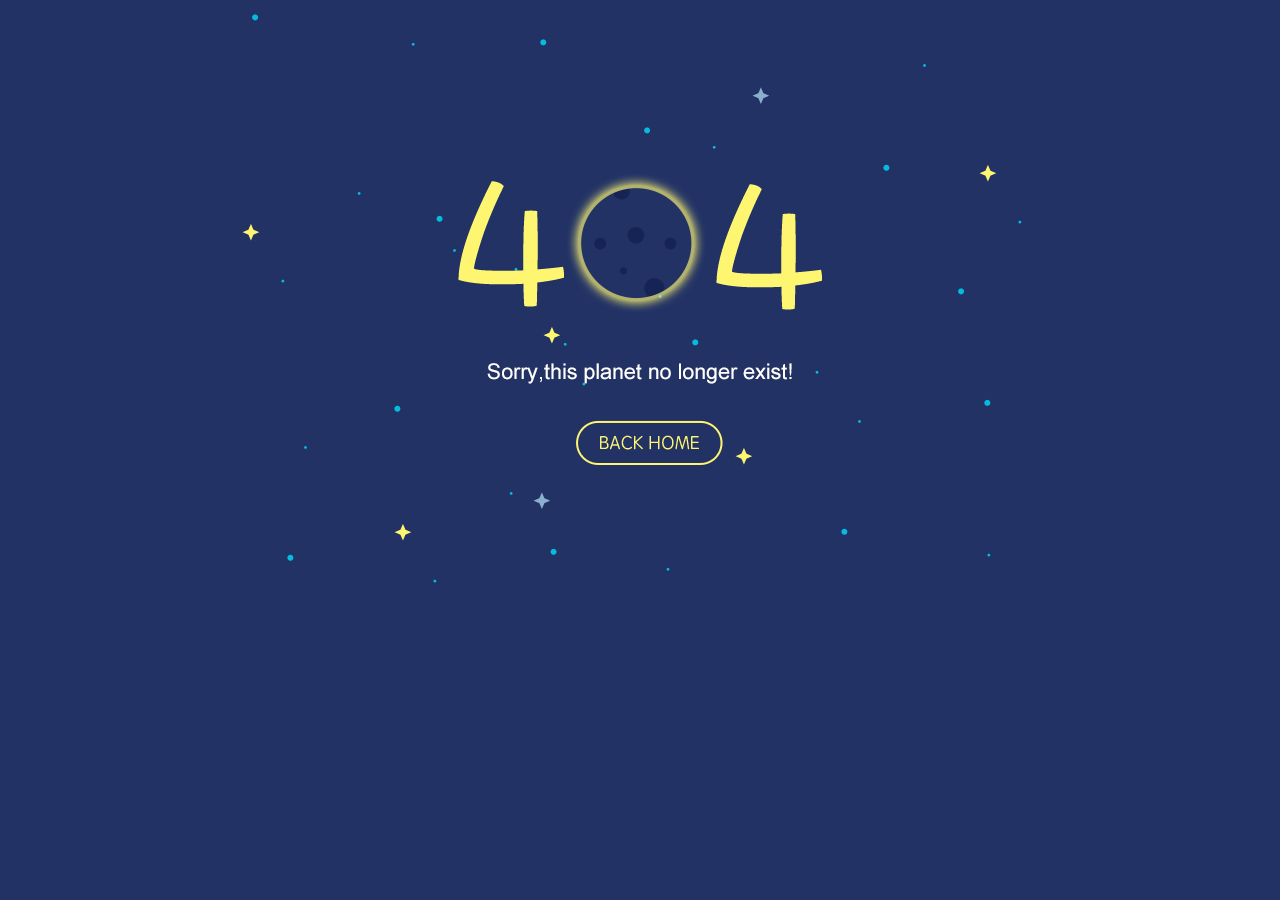
<file: 404-page.html>
<!DOCTYPE html>
<html lang="en">
<head>
	<meta charset="UTF-8">
	<link rel="Shortcut Icon" href="icon/s.ico">
	<title>404 - 秀知识</title>

	<link rel="stylesheet" href="css/404-page.css">
</head>
<body id="page-404">
	<div class="container">
		<img src="image/404页面1.png" id="background" alt="background">
		<a href="index-login.html"><img src="image/btn.png" id="backHome" alt="btn"></a>
	</div>
</body>
</html>
</file>
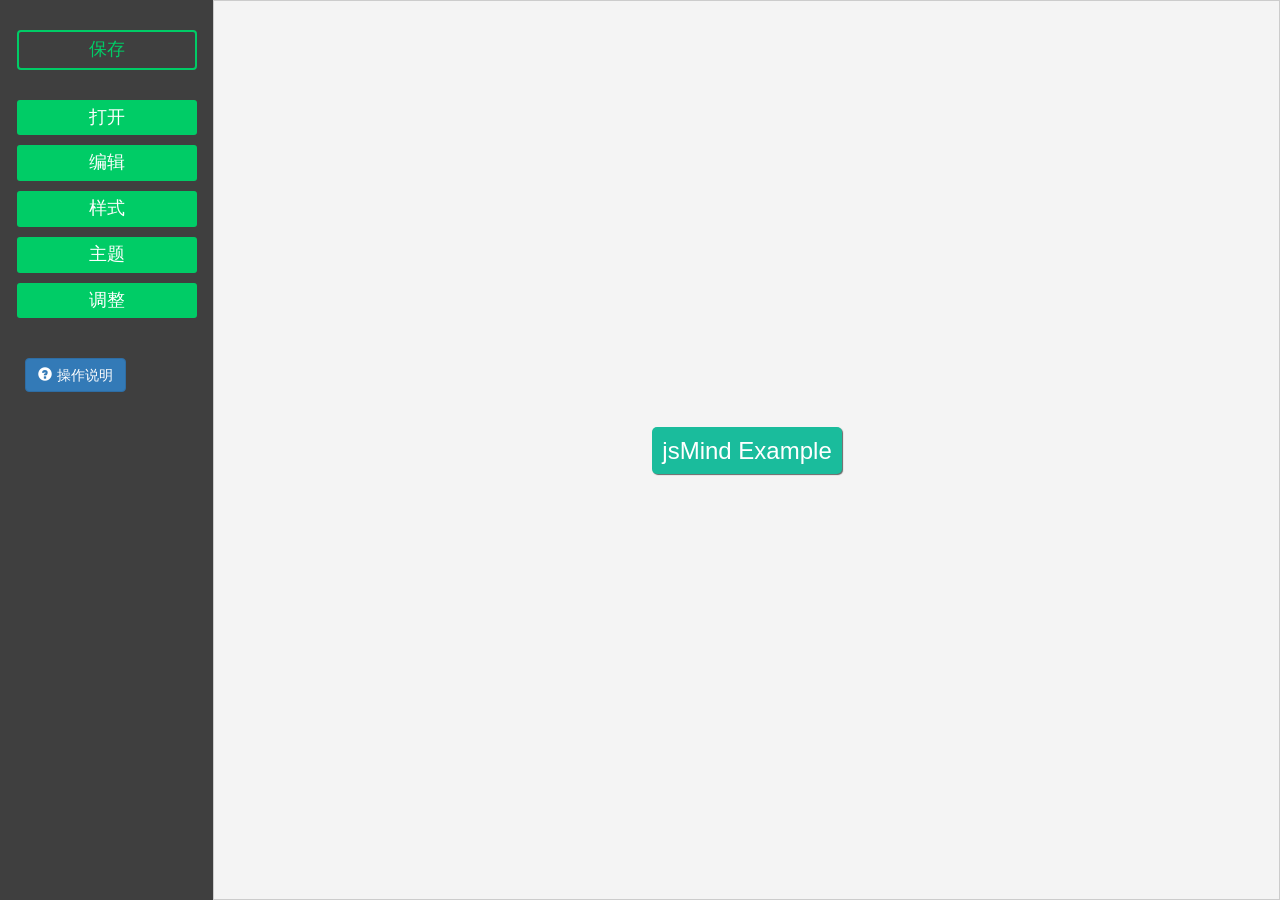
<file: edit-mindmap.html>
<!DOCTYPE html>
<html lang="zh-cn">
  <head>
    <meta charset="utf-8">
    <meta http-equiv="X-UA-Compatible" content="IE=edge">
    <meta name="viewport" content="width=device-width, initial-scale=1">
    <link rel="Shortcut Icon" href="icon/s.ico">
    <title>制作知识地图 - 秀知识</title>

    <!-- Bootstrap -->
    <link href="bootstrap-3.3.7-dist/css/bootstrap.min.css" rel="stylesheet">
    
    <link rel="stylesheet" href="css/edit-mindmap.css">

    <link type="text/css" rel="stylesheet" href="jsmind-master/style/jsmind.css" />

    <!-- HTML5 shim and Respond.js for IE8 support of HTML5 elements and media queries -->
    <!-- WARNING: Respond.js doesn't work if you view the page via file:// -->
    <!--[if lt IE 9]>
      <script src="http://cdn.bootcss.com/html5shiv/3.7.2/html5shiv.min.js"></script>
      <script src="http://cdn.bootcss.com/respond.js/1.4.2/respond.min.js"></script>
    <![endif]-->
  </head>
  <body>
    <div class="container-fluid">
      <div class="row">
        <div class="col-md-2 a">
          <div id="jsmind_nav">

                <!-- 保存按钮 -->
                <button type="button" id="save" data-toggle="modal" data-target="#myModal">保存</button>

                <!-- #myModal模态框 -->
                <div class="modal fade" id="myModal" tabindex="-1" role="dialog" aria-labelledby="myModalLabel">
                  <div class="modal-dialog" role="document">
                    <!-- 警告框 -->   
                    <div class="alert alert-success" role="alert">
                      保存成功
                    </div><!-- 警告框 end -->
                    <div class="modal-content">
                      <div class="modal-header">
                        <button type="button" class="close" data-dismiss="modal" aria-label="Close"><span aria-hidden="true">&times;</span></button>
                        <h4 class="modal-title" id="myModalLabel">保存</h4>
                      </div>
                      <div class="modal-body">
                        <form>
                          <div class="form-group">
                            <label for="recipient-name" class="control-label">地图名称</label>
                            <input type="text" class="form-control" id="recipient-name">
                          </div>
                          <div class="form-group">
                            <label for="message-text" class="control-label">说明</label>
                            <textarea class="form-control" id="message-text"></textarea>
                          </div>
                        </form>
                      </div>
                      <div class="modal-footer">
                        <button type="button" class="btn btn-default" data-dismiss="modal">取消</button>
                        <button type="button" class="btn btn-primary" id="finally-save">保存</button>
                      </div>
                    </div>
                  </div>
                </div>

              <div class="edit-list">
                <div class="list-title">打开</div>
                <ul class="edit-btn-list">
                    <li><button onclick="open_ajax();">新建地图</button></li>
                    <!-- <li><button onclick="prompt_info('看“结构”栏');">打开地图</button></li> -->
                    <li><button onclick="save_file();">保存地图</button></li>
                    <li><button onclick="screen_shot();">下载截图</button></li>
                    <li><button onclick="open_json();">查看例子</button></li>
                </ul>
              </div>
              <!--
              <div class="edit-list">
                <div class="list-title">Select &amp; Toggle</div>
                <ul class="edit-btn-list">
                    <li><button onclick="select_node();">select a node</button></li>
                    <li><button onclick="prompt_info('please try click a node');">try click a node</button></li>
                    <li><button onclick="show_selected();">get the selected</button></li>
                </ul>
              </div>
              -->
              <div class="edit-list">
                <div class="list-title">编辑</div>
                <ul class="edit-btn-list">
                    <li><button onclick="toggle_editable(this);">关闭编辑模式</button></li>
                    <li><button onclick="add_node();">添加文字节点</button></li>
                    <li><button onclick="add_image_node();">添加图片节点</button></li>
                    <!--<li><button onclick="prompt_info('please try double click a node');">try double click</button></li>-->
                    <!-- <li><button onclick="move_node();">move a node</button></li> -->
                    <li><button onclick="move_to_first();">移动节点到最前</button></li>
                    <li><button onclick="move_to_last();">移动节点到最后</button></li>
                    <li><button onclick="modify_node();">初始化节点</button></li>
                    <li><button onclick="remove_node();">删除节点</button></li>
                </ul>
              </div>

              <div class="edit-list">  
                <div class="list-title">样式</div>
                <ul class="edit-btn-list">
                    <li><button data-toggle="modal" data-target="#fontSize">字体大小</button></li>
                    <li><button onclick="change_text_color();">字体颜色</button></li>
                    <li><button onclick="change_background_color();">背景颜色</button></li>
                    <li><button onclick="change_background_image();">背景图片</button></li>
                </ul>
              </div>
              <!-- #fontSize模态框 -->
              <div class="modal fade" id="fontSize" tabindex="-1" role="dialog" aria-labelledby="myFontSize">
                <div class="modal-dialog modal-sm" role="document">
                    <div class="modal-content">
                      <div class="modal-header">
                        <button type="button" class="close" data-dismiss="modal" aria-label="Close"><span aria-hidden="true">&times;</span></button>
                        <h4 class="modal-title" id="myModalLabel">字体大小</h4>
                      </div>
                      <div class="modal-body">
                        <form>
                          <div class="form-group">
                            <input type="text" class="form-control" id="font-size-num" placeholder="最小值为12">
                          </div>
                        </form>
                      </div>
                      <div class="modal-footer">
                        <button type="button" class="btn btn-default" data-dismiss="modal">取消</button>
                        <button type="button" class="btn btn-primary" onclick="change_text_font();">保存</button>
                      </div>
                    </div>
                </div>
              </div>              

              <div class="edit-list">
                <div class="list-title">主题</div>
                <ul class="edit-btn-list">
                <li>
                <select onchange="set_theme(this.value);" style="color:black;margin-left:40px;">
                    <option value="">default</option>
                    <option value="primary">primary</option>
                    <option value="warning">warning</option>
                    <option value="danger">danger</option>
                    <option value="success">success</option>
                    <option value="info">info</option>
                    <option value="greensea" selected="selected">greensea</option>
                    <option value="nephrite">nephrite</option>
                    <option value="belizehole">belizehole</option>
                    <option value="wisteria">wisteria</option>
                    <option value="asphalt">asphalt</option>
                    <option value="orange">orange</option>
                    <option value="pumpkin">pumpkin</option>
                    <option value="pomegranate">pomegranate</option>
                    <option value="clouds">clouds</option>
                    <option value="asbestos">asbestos</option>
                </select>
                </li>
                </ul>
              </div>

              <div class="edit-list">
                <div class="list-title">调整</div>
                <ul class="edit-btn-list">
                    <!-- <li><button onclick="change_container();">容器大小</button>
                    <button onclick="resize_jsmind();">adusting</button></li> -->
                    <li style="margin-left:40px;">节点伸展</li>
                        <li><button class="sub" onclick="toggle();">伸展当前节点</button></li>
                        <li><button class="sub" onclick="expand_to_level2();">展开到第二层</button></li>
                        <li><button class="sub" onclick="expand_to_level3();">展开到第三层</button></li>
                        <li><button class="sub" onclick="expand_all();">伸展全部节点</button></li>
                        <li><button class="sub" onclick="collapse_all();">闭合所有节点</button></li>
                    <li style="margin-left:40px;">放大/缩小</li>
                    <button id="zoom-in-button" style="margin-left:40px;width:50px" onclick="zoomIn();">
                        In
                    </button>
                    <button id="zoom-out-button" style="width:50px" onclick="zoomOut();">
                        Out
                    </button>
                </ul>
               </div> 
              <!--
              <div class="edit-list">
                <div class="list-title">结构</div>
                <ul class="edit-btn-list">
                    <li style="margin-left:40px;">树形结构</li>
                    
                        <li><button class="sub" onclick="show_data();">显示数据</button></li>
                        <li><button class="sub" onclick="save_file();">保存文件</button></li>
                        <li><input id="file_input" class="file_input" style="margin-left:40px;" type="file"/></li>
                        <li><button class="sub" onclick="open_file();">打开文件</button></li>
                    
                    <li style="margin-left:40px;">数组结构</li>
                    
                        <li><button class="sub" onclick="get_nodearray_data();">显示数据</button></li>
                        <li><button class="sub" onclick="save_nodearray_file();">保存文件</button></li>
                        <li><input id="file_input_nodearray" class="file_input" style="margin-left:40px;" type="file"/></li>
                        <li><button class="sub" onclick="open_nodearray();">打开文件</button></li>
                    
                    <li style="margin-left:40px;">freemind(.mm)</li>
                    
                        <li><button class="sub" onclick="get_freemind_data();">show data</button></li>
                        <li><button class="sub" onclick="save_freemind_file();">save file</button></li>
                        <li><input id="file_input_freemind" class="file_input" style="margin-left:40px;" type="file"/></li>
                        <li><button class="sub" onclick="open_freemind();">open file</button></li>
                 
                </ul>
              </div>
              -->  
            <button id="info" type="button" class="btn btn-primary" data-toggle="modal" data-target=".bs-example-modal-sm"><span class="glyphicon glyphicon-question-sign" style="padding-right:5px;"></span>操作说明</button>
            <div class="modal fade bs-example-modal-sm" tabindex="-1" role="dialog" aria-labelledby="mySmallModalLabel">
              <div class="modal-dialog modal-sm" role="document">
                <div class="modal-content">
                  <div class="modal-header">
                    <h4 class="modal-title">操作说明</h4>
                  </div>
                  <div class="modal-body">
                       <p>键盘快捷键：</p>
                       <p>增加字节点     : Insert</p>
                       <p>增加邻节点     : Enter</p>
                       <p>更改节点内容   : F2</p>
                       <p>删除节点       : Delete</p>
                       <p>伸展节点       : Space</p>
                       <p>左             : Left</p>
                       <p>上             : Up</p>
                       <p>右             : Right</p>
                       <p>下             : Down</p>
                       <hr>
                       <p>其他：</p>
                       <p>修改节点名称   ：双击鼠标左键</p>
                       <p>移动节点       ：按住鼠标左键</p>
                  </div>
                </div>
              </div>
            </div>
          </div>
        </div>
        <div class="col-md-10 b">
            <div id="jsmind_container">

            </div>
            <div style="display:none">
              <input class="file" type="file" id="image-chooser" accept="image/*"/>
            </div>
            <!-- -->

        </div>
      </div>
    </div>

    <!-- jQuery (necessary for Bootstrap's JavaScript plugins) -->
    <script src="js/jquery-3.1.1.min.js"></script>
    <!-- Include all compiled plugins (below), or include individual files as needed -->
    <script src="bootstrap-3.3.7-dist/js/bootstrap.min.js"></script>

    <script src="js/edit-mindmap.js"></script>

    <!-- jsmind plugins --> 
    <script type="text/javascript" src="jsmind-master/js/jsmind.js"></script>
    <script type="text/javascript" src="jsmind-master/js/jsmind.draggable.js"></script>
    <script type="text/javascript" src="jsmind-master/js/jsmind.screenshot.js"></script>

    

    <script>
        var _jm = null;
        function open_empty(){
            var options = {
                container:'jsmind_container',
                theme:'greensea',
                editable:true
            }
            _jm = jsMind.show(options);
            // _jm = jsMind.show(options,mind);
        }

        function open_json(){
            var mind = {
                "meta":{
                    "name":"jsMind remote",
                    "author":"hizzgdev@163.com",
                    "version":"0.2"
                },
                "format":"node_tree",
                "data":{"id":"root","topic":"jsMind","children":[
                    {"id":"easy","topic":"Easy","direction":"left","children":[
                        {"id":"easy1","topic":"Easy to show"},
                        {"id":"easy2","topic":"Easy to edit"},
                        {"id":"easy3","topic":"Easy to store"},
                        {"id":"easy4","topic":"Easy to embed"},
                        {"id":"other3","background-image":"jsmind-master/example/ant.png", "width": "100", "height": "100"}
                    ]},
                    {"id":"open","topic":"Open Source","direction":"right","children":[
                        {"id":"open1","topic":"on GitHub", "background-color":"#eee", "foreground-color":"blue"},
                        {"id":"open2","topic":"BSD License"}
                    ]},
                    {"id":"powerful","topic":"Powerful","direction":"right","children":[
                        {"id":"powerful1","topic":"Base on Javascript"},
                        {"id":"powerful2","topic":"Base on HTML5"},
                        {"id":"powerful3","topic":"Depends on you"}
                    ]},
                    {"id":"other","topic":"test node","direction":"left","children":[
                        {"id":"other1","topic":"I'm from local variable"},
                        {"id":"other2","topic":"I can do everything"}
                    ]}
                ]}
            }
            _jm.show(mind);
        }

        function open_ajax(){
            var mind_url = 'jsmind-master/example/data_example.json';
            jsMind.util.ajax.get(mind_url,function(mind){
                _jm.show(mind);
            });
        }

        function screen_shot(){
            _jm.screenshot.shootDownload();
        }

        function show_data(){
            var mind_data = _jm.get_data();
            var mind_string = jsMind.util.json.json2string(mind_data);
            prompt_info(mind_string);
        }

        function save_file(){
            var mind_data = _jm.get_data();
            var mind_name = mind_data.meta.name;
            var mind_str = jsMind.util.json.json2string(mind_data);
            jsMind.util.file.save(mind_str,'text/jsmind',mind_name+'.jm');
        }
        
        function open_file(){
            var file_input = document.getElementById('file_input');
            var files = file_input.files;
            if(files.length > 0){
                var file_data = files[0];
                jsMind.util.file.read(file_data,function(jsmind_data, jsmind_name){
                    var mind = jsMind.util.json.string2json(jsmind_data);
                    if(!!mind){
                        _jm.show(mind);
                    }else{
                        prompt_info('can not open this file as mindmap');
                    }
                });
            }else{
                prompt_info('please choose a file first')
            }
        }

        function select_node(){
            var nodeid = 'other';
            _jm.select_node(nodeid);
        }

        function show_selected(){
            var selected_node = _jm.get_selected_node();
            if(!!selected_node){
                prompt_info(selected_node.topic);
            }else{
                prompt_info('nothing');
            }
        }

        function get_selected_nodeid(){
            var selected_node = _jm.get_selected_node();
            if(!!selected_node){
                return selected_node.id;
            }else{
                return null;
            }
        }

        function add_node(){
            var selected_node = _jm.get_selected_node(); // as parent of new node
            if(!selected_node){prompt_info('请首先选择一个节点');return;}

            var nodeid = jsMind.util.uuid.newid();
            var topic = '* Node_'+nodeid.substr(0,5)+' *';
            var node = _jm.add_node(selected_node, nodeid, topic);
        }

        var imageChooser = document.getElementById('image-chooser');

        imageChooser.addEventListener('change', function (event) {
            // Read file here.
            var reader = new FileReader();
            reader.onloadend = (function () {
                var selected_node = _jm.get_selected_node();
                var nodeid = jsMind.util.uuid.newid();
                var topic = undefined;
                var data = {
                    "background-image": reader.result,
                    "width": "100",
                    "height": "100"};
                var node = _jm.add_node(selected_node, nodeid, topic, data);
                //var node = _jm.add_image_node(selected_node, nodeid, reader.result, 100, 100);
            //add_image_node:function(parent_node, nodeid, image, width, height, data, idx, direction, expanded){
            });

            var file = imageChooser.files[0];
            if (file) {
                reader.readAsDataURL(file);
            };

        }, false);

        function add_image_node(){
            var selected_node = _jm.get_selected_node(); // as parent of new node
            if(!selected_node){
                prompt_info('请首先选择一个节点');
                return;
            }

            imageChooser.focus();
            imageChooser.click();
        }

        function modify_node(){
            var selected_id = get_selected_nodeid();
            if(!selected_id){prompt_info('请首先选择一个节点');return;}

            // modify the topic
            _jm.update_node(selected_id, '--- modified ---');
        }

        function move_to_first(){
            var selected_id = get_selected_nodeid();
            if(!selected_id){prompt_info('请首先选择一个节点');return;}

            _jm.move_node(selected_id,'_first_');
        }

        function move_to_last(){
            var selected_id = get_selected_nodeid();
            if(!selected_id){prompt_info('请首先选择一个节点');return;}

            _jm.move_node(selected_id,'_last_');
        }

        function move_node(){
            // move a node before another
            _jm.move_node('other','open');
        }

        function remove_node(){
            var selected_id = get_selected_nodeid();
            if(!selected_id){prompt_info('请首先选择一个节点');return;}

            _jm.remove_node(selected_id);
        }

        
        function change_text_font(){
            var selected_id = get_selected_nodeid();
            var fontSize = document.getElementById("font-size-num").value;
            console.log(typeof fontSize);
            if(!selected_id){prompt_info('请首先选择一个节点');return;}

            _jm.set_node_font_style(selected_id, parseInt(fontSize));
        }

        var fontColor;
        function change_text_color(){
            var selected_id = get_selected_nodeid();
            if(!selected_id){prompt_info('请首先选择一个节点');return;}
            if (fontColor!="#000") fontColor = "#000";
            else fontColor = "#FFF";
            _jm.set_node_color(selected_id, null, fontColor);
        }

        var backgroundColor;
        function change_background_color(){
            var selected_id = get_selected_nodeid();
            if(!selected_id){prompt_info('请首先选择一个节点');return;}

            _jm.set_node_color(selected_id, '#eee', null);
        }

        function change_background_image(){
            var selected_id = get_selected_nodeid();
            if(!selected_id){prompt_info('请首先选择一个节点');return;}

            _jm.set_node_background_image(selected_id, 'jsmind-master/example/ant.png', 100, 100);
        }

        function set_theme(theme_name){
            _jm.set_theme(theme_name);
        }

        var zoomInButton = document.getElementById("zoom-in-button");
        var zoomOutButton = document.getElementById("zoom-out-button");

        function zoomIn() {
            if (_jm.view.zoomIn()) {
                zoomOutButton.disabled = false;
            } else {
                zoomInButton.disabled = true;
            };
        };

        function zoomOut() {
            if (_jm.view.zoomOut()) {
                zoomInButton.disabled = false;
            } else {
                zoomOutButton.disabled = true;
            };
        };

        function toggle_editable(btn){
            var editable = _jm.get_editable();
            if(editable){
                _jm.disable_edit();
                btn.innerHTML = '开启编辑模式';
            }else{
                _jm.enable_edit();
                btn.innerHTML = '关闭编辑模式';
            }
        }

        // this method change size of container, perpare for adjusting jsmind
        function change_container(){
            var c = document.getElementById('jsmind_container');
            c.style.width = '800px';
            c.style.height = '500px';
        }

        function resize_jsmind(){
            _jm.resize();
        }

        function expand(){
            var selected_id = get_selected_nodeid();
            if(!selected_id){prompt_info('请首先选择一个节点');return;}

            _jm.expand_node(selected_id);
        }

        function collapse(){
            var selected_id = get_selected_nodeid();
            if(!selected_id){prompt_info('请首先选择一个节点');return;}

            _jm.collapse_node(selected_id);
        }

        function toggle(){
            var selected_id = get_selected_nodeid();
            if(!selected_id){prompt_info('请首先选择一个节点');return;}

            _jm.toggle_node(selected_id);
        }

        function expand_all(){
            _jm.expand_all();
        }

        function expand_to_level2(){
            _jm.expand_to_depth(2);
        }

        function expand_to_level3(){
            _jm.expand_to_depth(3);
        }

        function collapse_all(){
            _jm.collapse_all();
        }


        function get_nodearray_data(){
            var mind_data = _jm.get_data('node_array');
            var mind_string = jsMind.util.json.json2string(mind_data);
            prompt_info(mind_string);
        }

        function save_nodearray_file(){
            var mind_data = _jm.get_data('node_array');
            var mind_name = mind_data.meta.name;
            var mind_str = jsMind.util.json.json2string(mind_data);
            jsMind.util.file.save(mind_str,'text/jsmind',mind_name+'.jm');
        }
        
        function open_nodearray(){
            var file_input = document.getElementById('file_input_nodearray');
            var files = file_input.files;
            if(files.length > 0){
                var file_data = files[0];
                jsMind.util.file.read(file_data,function(jsmind_data, jsmind_name){
                    var mind = jsMind.util.json.string2json(jsmind_data);
                    if(!!mind){
                        _jm.show(mind);
                    }else{
                        prompt_info('can not open this file as mindmap');
                    }
                });
            }else{
                prompt_info('please choose a file first')
            }
        }

        function get_freemind_data(){
            var mind_data = _jm.get_data('freemind');
            var mind_string = jsMind.util.json.json2string(mind_data);
            alert(mind_string);
        }

        function save_freemind_file(){
            var mind_data = _jm.get_data('freemind');
            var mind_name = mind_data.meta.name || 'freemind';
            var mind_str = mind_data.data;
            jsMind.util.file.save(mind_str,'text/xml',mind_name+'.mm');
        }
        
        function open_freemind(){
            var file_input = document.getElementById('file_input_freemind');
            var files = file_input.files;
            if(files.length > 0){
                var file_data = files[0];
                jsMind.util.file.read(file_data, function(freemind_data, freemind_name){
                    if(freemind_data){
                        var mind_name = freemind_name;
                        if(/.*\.mm$/.test(mind_name)){
                            mind_name = freemind_name.substring(0,freemind_name.length-3);
                        }
                        var mind = {
                            "meta":{
                                "name":mind_name,
                                "author":"hizzgdev@163.com",
                                "version":"1.0.1"
                            },
                            "format":"freemind",
                            "data":freemind_data
                        };
                        _jm.show(mind);
                    }else{
                        prompt_info('can not open this file as mindmap');
                    }
                });
            }else{
                prompt_info('please choose a file first')
            }
        }

        function prompt_info(msg){
            alert(msg);
        }

        open_empty();   
    </script>

  </body>
</html>
</file>
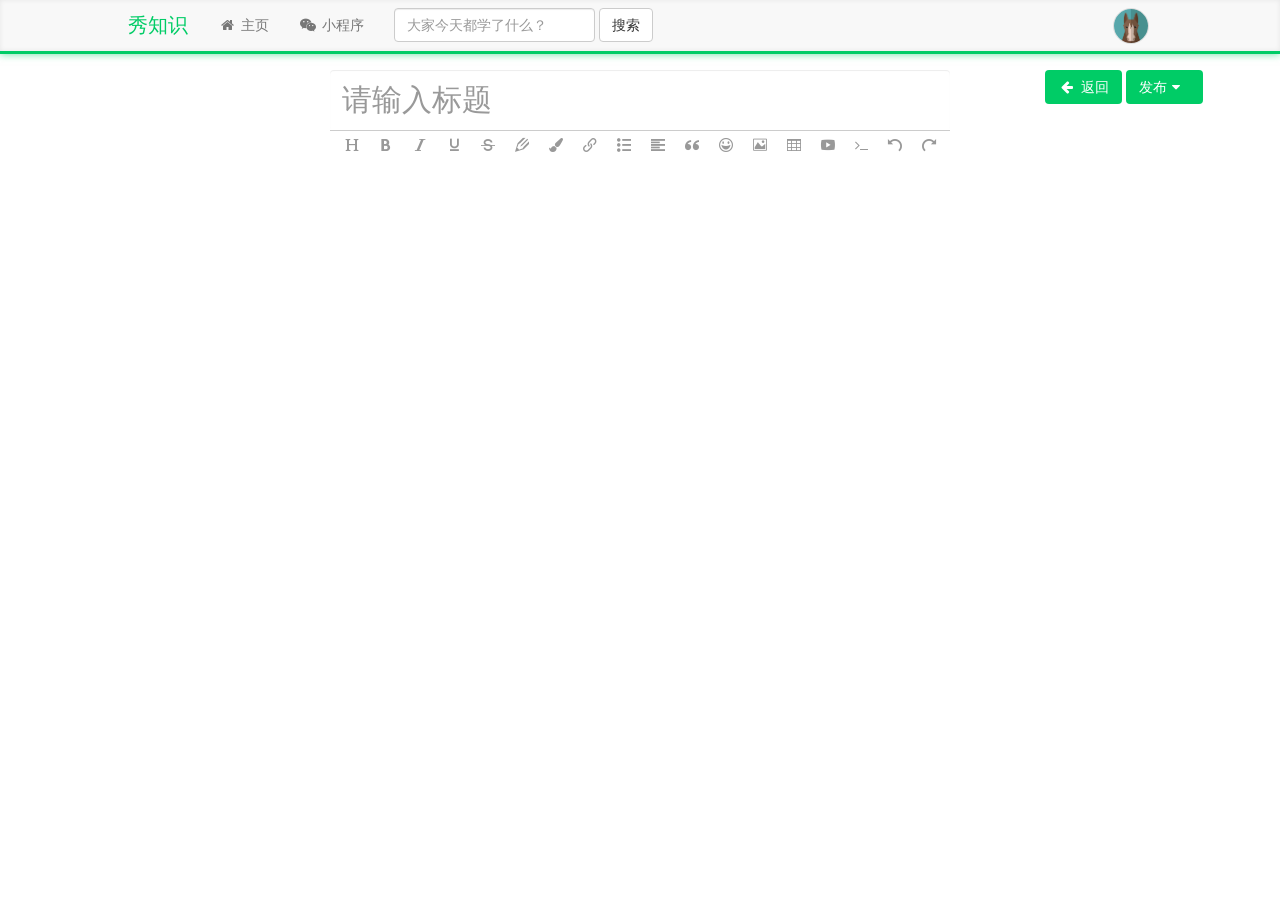
<file: edit-note-page.html>
<!DOCTYPE html>
<html lang="zh-cn">
  <head>
    <meta charset="utf-8">
    <meta http-equiv="X-UA-Compatible" content="IE=edge">
    <meta name="viewport" content="width=device-width, initial-scale=1">
    <title>编辑笔记 - 秀知识</title>

    <!-- Bootstrap -->
    <link href="bootstrap-3.3.7-dist/css/bootstrap.min.css" rel="stylesheet">

    <!-- top-bar.css -->
    <link href="css/general-style.css" rel="stylesheet">

    <!-- font-awesome -->
    <link rel="stylesheet" href="font-awesome-4.7.0/css/font-awesome.min.css">

    <!-- bootstrap-select -->
    <link rel="stylesheet" href="bootstrap-select-1.12.3/dist/css/bootstrap-select.css">

    <!-- HTML5 shim and Respond.js for IE8 support of HTML5 elements and media queries -->
    <!-- WARNING: Respond.js doesn't work if you view the page via file:// -->
    <!--[if lt IE 9]>
      <script src="http://cdn.bootcss.com/html5shiv/3.7.2/html5shiv.min.js"></script>
      <script src="http://cdn.bootcss.com/respond.js/1.4.2/respond.min.js"></script>
    <![endif]-->

    <style>

    </style>
  </head>
  <body id="edit-note-page">
    <!--顶部导航条 -->
    <nav class="navbar navbar-default navbar-fixed-top">
      <div class="container-fluid">
        <!-- 响应式 当窗口很小时，会缩小成一个“汉堡”按钮 -->
        <div class="navbar-header">
          <button type="button" class="navbar-toggle collapsed" data-toggle="collapse" data-target="#bs-example-navbar-collapse-1" aria-expanded="false">
            <span class="sr-only">Toggle navigation</span>
            <span class="icon-bar"></span>
            <span class="icon-bar"></span>
            <span class="icon-bar"></span>
          </button>
          <a class="navbar-brand" href="edit-note-page.html">秀知识</a>
        </div>

        <!-- Collect the nav links, forms, and other content for toggling -->
        <div class="collapse navbar-collapse" id="bs-example-navbar-collapse-1">
          <ul class="nav navbar-nav">
            <li><a href="index-login.html"><span class="fa fa-home fa-fw"></span>主页</a></li>
            <li><a href="#"><span class="fa fa-wechat fa-fw"></span>小程序</a></li>
          </ul>
          <form class="navbar-form navbar-left">
            <div class="form-group">
              <input type="text" class="form-control" placeholder="大家今天都学了什么？">
            </div>
            <button type="submit" class="btn btn-default">搜索</button>
          </form>
          <ul class="nav navbar-nav navbar-right">
            <!-- 登录注册按钮 -->
            <li>
              <a style="padding:8px 18px 7px 18px" id="dropdownMenu1" data-toggle="dropdown" aria-haspopup="true" aria-expanded="true"><img src="image/user-avatar1.jpg" alt="用户头像-sm" class="avatar-ssm"></a>
              <ul class="dropdown-menu" aria-labelledby="dropdownMenu1">
                <li><a href="personal-page.html" target="_blank"><img src="icon/user.png" alt="icon" style="margin-left:5px;">我的主页</a></li>
                <li><a href="message-page.html" target="_blank"><img src="icon/message.png" alt="icon">消息</a></li>
                <li><a href="setting-page.html" target="_blank"><img src="icon/setting.png" alt="icon">设置</a></li>
                <li role="separator" class="divider"></li>
                <li><a href="index.html"><img src="icon/power.png" alt="icon">退出帐号</a></li>
              </ul>               
            </li>
            <!--
            <li class="dropdown">
              <a href="#" class="dropdown-toggle" data-toggle="dropdown" role="button" aria-haspopup="true" aria-expanded="false">Dropdown <span class="caret"></span></a>
              <ul class="dropdown-menu">
                <li><a href="#">Action</a></li>
                <li><a href="#">Another action</a></li>
                <li><a href="#">Something else here</a></li>
                <li role="separator" class="divider"></li>
                <li><a href="#">Separated link</a></li>
              </ul>
            </li>
            -->
          </ul>
        </div><!-- /.navbar-collapse -->
      </div><!-- /.container-fluid -->
    </nav>

    <!-- 编辑笔记页 #edit-note-page -->
    <div class="container main-content">
      <div class="row">
        <div class="col-md-2 blank"></div>
        <div class="col-md-8 main">
          <div class="row">
            <div class="col-md-1 blank"></div>
            <div class="col-md-10">
              <!-- 警告框 -->   
              <div class="alert alert-success" role="alert">
                保存成功
              </div><!-- 警告框 end -->

              <!-- 笔记标题 -->
              <div class="editor-note-title">
                <input type="text" class="form-control" placeholder="请输入标题">
              </div> 
              <!-- 笔记编辑区域 -->               
              <div id="div1" class="toolbar"></div>
              <div style="padding: 0; color: #ccc"></div>
              <div id="div2" class="note-text"><!--可使用 min-height 实现编辑区域自动增加高度-->                  
              </div>              
            </div>
            <div class="col-md-1 blank"></div>
          </div>
        </div>
        <div class="col-md-2 send-back-btn">
          <a href="index-login.html"><button class="btn btn-green"><span class="fa fa-arrow-left fa-fw"></span>返回</button></a>
          <a href="javascript:;"><button id="send-note-btn" class="btn btn-green">发布<span class="fa fa-caret-down fa-fw"></span></button></a>
          <div id="category-select">
            <form class="form-inline">
              <div class="form-group">
                <label for="category-pick">笔记分类</label>
              </div>
              <div class="form-group">
                <select id="category-pick" class="selectpicker" data-live-search="true" data-live-search-style="begins" title="笔记分类" autocomplete="off">
                  <option value="">笔记分类</option>
                  <option value="1">前端</option>
                  <option value="2" selected="selected">后端</option>
                  <option value="3">html</option>
                  <option value="4">css</option>
                  <option value="5">java web</option>
                </select>
              </div>
            </form>
            <button class="btn btn-info" id="enter-send-note-btn">确认发布</button>                         
          </div>        
        </div>
      </div>
    </div>

    <!-- jQuery (necessary for Bootstrap's JavaScript plugins) -->
    <script src="js/jquery-3.1.1.min.js"></script>
    <!-- Include all compiled plugins (below), or include individual files as needed -->
    <script src="bootstrap-3.3.7-dist/js/bootstrap.min.js"></script>
    <!-- 警告框js -->
    <script src="js/alert.js"></script>
    <!-- bootsrtap-select -->
    <script src="bootstrap-select-1.12.3/dist/js/bootstrap-select.js"></script>

    <!-- wangEidtor文本插件（注意， 只需要引用 JS，无需引用任何 CSS） -->
    <script type="text/javascript" src="wangEditor-3.0.3/release/wangEditor.min.js"></script>
    <script type="text/javascript">
        var E = window.wangEditor
        var editor1 = new E('#div1','#div2')  // 两个参数也可以传入 elem 对象，class 选择器   
        editor1.customConfig.zIndex = 100
        // 修改菜单栏fixed的上边距（单位 px）
        //editor1.config.menuFixed = true;
        editor1.create()
    </script>    

    <!-- 发布按钮js -->
    <script>
      jQuery(document).ready(function($) {
        $("#send-note-btn").click(function(event) {
          $("#category-select").slideToggle();
        });
      });
    </script>

    <script>
      $(function () { $("[data-toggle='tooltip']").tooltip(); });
    </script>
  </body>
</html>
</file>
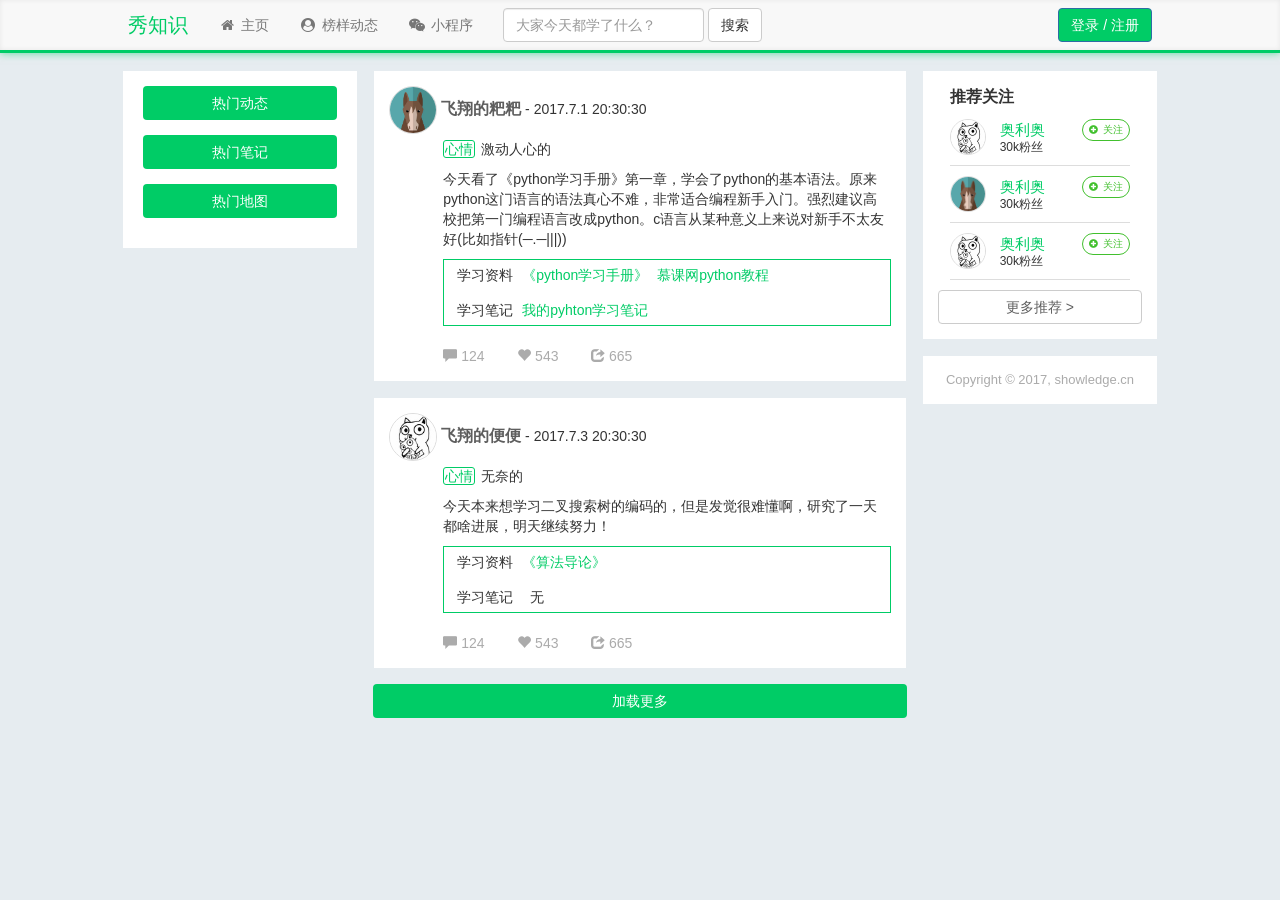
<file: index - 副本.html>
<!DOCTYPE html>
<html lang="zh-cn">
  <head>
    <meta charset="utf-8">
    <meta http-equiv="X-UA-Compatible" content="IE=edge">
    <meta name="viewport" content="width=device-width, initial-scale=1">
    <title>首页 - 秀知识</title>

    <!-- Bootstrap -->
    <link href="bootstrap-3.3.7-dist/css/bootstrap.min.css" rel="stylesheet">

    <!-- top-bar.css -->
    <link href="css/general-style.css" rel="stylesheet">

    <!-- font-awesome -->
    <link rel="stylesheet" href="font-awesome-4.7.0/css/font-awesome.min.css">    

    <!-- HTML5 shim and Respond.js for IE8 support of HTML5 elements and media queries -->
    <!-- WARNING: Respond.js doesn't work if you view the page via file:// -->
    <!--[if lt IE 9]>
      <script src="http://cdn.bootcss.com/html5shiv/3.7.2/html5shiv.min.js"></script>
      <script src="http://cdn.bootcss.com/respond.js/1.4.2/respond.min.js"></script>
    <![endif]-->
  </head>
  <body id="index-page">
    <!--顶部导航条 -->
    <nav class="navbar navbar-default navbar-fixed-top">
      <div class="container-fluid">
        <!-- 响应式 当窗口很小时，会缩小成一个“汉堡”按钮 -->
        <div class="navbar-header">
          <button type="button" class="navbar-toggle collapsed" data-toggle="collapse" data-target="#bs-example-navbar-collapse-1" aria-expanded="false">
            <span class="sr-only">Toggle navigation</span>
            <span class="icon-bar"></span>
            <span class="icon-bar"></span>
            <span class="icon-bar"></span>
          </button>
          <a class="navbar-brand" href="index.html">秀知识</a>
        </div>

        <!-- Collect the nav links, forms, and other content for toggling -->
        <div class="collapse navbar-collapse" id="bs-example-navbar-collapse-1">
          <ul class="nav navbar-nav">
            <li><a href="index.html"><span class="fa fa-home fa-fw"></span>主页</a></li>
            <li><a href="index-login.html"><span class="fa fa-user-circle fa-fw"></span>榜样动态</a></li>
            <li><a href="#" target="_blank"><span class="fa fa-wechat fa-fw"></span>小程序</a></li>
          </ul>
          <form class="navbar-form navbar-left">
            <div class="form-group">
              <input type="text" class="form-control" placeholder="大家今天都学了什么？">
            </div>
            <button type="submit" class="btn btn-default">搜索</button>
          </form>
          <ul class="nav navbar-nav navbar-right">
            <!-- 登录注册按钮 -->
            <li>
              <form class="navbar-form">
                <button type="button" id="sign-inup-btn" class="btn btn-primary" data-toggle="modal" data-target="#sign-inup-modal">登录 / 注册</button>
              </form>
            </li>
            <!--
            <li class="dropdown">
              <a href="#" class="dropdown-toggle" data-toggle="dropdown" role="button" aria-haspopup="true" aria-expanded="false">Dropdown <span class="caret"></span></a>
              <ul class="dropdown-menu">
                <li><a href="#">Action</a></li>
                <li><a href="#">Another action</a></li>
                <li><a href="#">Something else here</a></li>
                <li role="separator" class="divider"></li>
                <li><a href="#">Separated link</a></li>
              </ul>
            </li>
            -->
          </ul>
        </div><!-- /.navbar-collapse -->
      </div><!-- /.container-fluid -->
    </nav>

    <!-- 登录 / 注册 模态框 -->
    <div class="modal fade" id="sign-inup-modal" tabindex="-1" role="dialog" aria-labelledby="exampleModalLabel">
      <div class="modal-dialog" role="document">
        <div class="modal-content">
          <div class="modal-header">
            <!-- 右上角关闭按钮 -->
            <button type="button" class="close" data-dismiss="modal" aria-label="Close"><span aria-hidden="true">&times;</span></button>
            <h1>秀知识</h1>
            <h4>Show your knowledge</h4>
          </div>
          <div class="modal-body">  
            <!-- 登录/注册标签页按钮 -->
            <ul class="nav nav-pills" role="tablist">
              <li role="presentation" class="active"><a href="#signin" aria-controls="home" role="tab" data-toggle="tab">登录</a></li>
              <li role="presentation"><a href="#signup" aria-controls="profile" role="tab" data-toggle="tab">注册</a></li>
            </ul>

            <!-- 警告框 -->   
            <div class="alert alert-success" role="alert">
              保存成功
            </div><!-- 警告框 end -->   
                             
            <!-- 登录/注册 标签页 -->
            <div class="tab-content">
              <!-- 登录标签页 -->
              <div role="tabpanel" class="tab-pane fade in active" id="signin">
                <!-- 登录表单 -->
                <form class="form-horizontal" id="signin-form">
                  <div class="form-group">
                    <label for="inputEmail1" class="col-sm-2 control-label">邮箱</label>
                    <div class="col-sm-9">
                      <input type="email" class="form-control" id="inputEmail1" placeholder="Email">
                    </div>
                  </div>
                  <div class="form-group">
                    <label for="inputPassword1" class="col-sm-2 control-label">密码</label>
                    <div class="col-sm-9">
                      <input type="password" class="form-control" id="inputPassword1" placeholder="Password">
                    </div>
                  </div>
                  <div class="form-group">
                    <label for="inputCheckNum" class="col-sm-2 control-label">验证码</label>
                    <div class="col-sm-6">
                      <input type="password" class="form-control" id="inputCheckNum" placeholder="验证码">      
                    </div>
                    <div class="col-sm-3">这里放验证码图片</div>
                  </div>                  
                  <div class="form-group">
                    <div class="col-sm-offset-2 col-sm-10">
                      <div class="forget-password">
                        <a href="javascript:;" target="_blank">忘记密码</a>
                        <button type="button" id="signin-btn" class="btn btn-default btn-lg" style="font-size:16px;float:right;margin-right:50px;">登录</button>
                      </div>
                    </div>
                  </div>
                </form>
                <!-- 登录表单结束 -->
              </div>
              <!-- 注册标签页 -->
              <div role="tabpanel" class="tab-pane fade" id="signup">
                <!-- 注册表单 -->
                <form class="form-horizontal" id="signup-form">
                  <div class="form-group">
                    <label for="inputEmail2" class="col-sm-2 control-label">注册邮箱</label>
                    <div class="col-sm-9">
                      <input type="emai2" class="form-control" id="inputEmail2" placeholder="Email">
                    </div>
                  </div>
                  <div class="form-group">
                    <label for="inputPassword2" class="col-sm-2 control-label">登录密码</label>
                    <div class="col-sm-9">
                      <input type="password" class="form-control" id="inputPassword2" placeholder="Password">
                    </div>
                  </div>
                  <div class="form-group">
                    <label for="inputPassword3" class="col-sm-2 control-label">确认密码</label>
                    <div class="col-sm-9">
                      <input type="password" class="form-control" id="inputPassword3" placeholder="Password">
                    </div>
                  </div>                  
                  <div class="form-group">
                    <label for="inputCheckNum2" class="col-sm-2 control-label">验证码</label>
                    <div class="col-sm-6">
                      <input type="password" class="form-control" id="inputCheckNum2" placeholder="验证码">      
                    </div>
                    <div class="col-sm-3">这里放验证码图片</div>
                  </div>
                  <div class="form-group">
                    <div class="col-sm-offset-2 col-sm-10">
                      <label>点击「注册」按钮，即代表你同意<a href="javascript:;" target="_blank">《秀知识协议》</a></label>
                      <button type="button" id="signup-btn" class="btn btn-default btn-lg" style="font-size:16px;float:right;margin-right:50px;">注册</button>
                    </div>
                  </div>

                </form>
                <!-- 注册表单结束 -->                                
              </div>
            </div>
          </div>
        </div>
      </div>
    </div>        


    <!-- 未登录 - 首页内容 -->
    <div class="container-fluid main-content">
      <div class="row">
        <div class="col-md-1 blank"></div>
        <div class="col-md-10 main">
          <div class="row">
            <!-- 左边功能按钮栏 -->
            <div class="col-md-3" id="left-sidebar">
              <div class="box">
                <ul id="nav-cat" role="tablist">
                  <li role="presentation" class="active"><a href="#hot-act" target="_blank" style="text-decoration:none;" aria-controls="home" role="tab" data-toggle="tab"><button class="btn cat btn-green">热门动态</button></a></li>
                  <li role="presentation"><a href="#hot-note" target="_blank" style="text-decoration:none;" aria-controls="profile" role="tab" data-toggle="tab"><button class="btn cat btn-green">热门笔记</button></a></li>
                  <li role="presentation"><a href="#hot-map" target="_blank" style="text-decoration:none;" aria-controls="messages" role="tab" data-toggle="tab"><button class="btn cat btn-green">热门地图</button></a></li>
                </ul>
              </div>
            </div><!-- 左边功能按钮end -->

            <!-- 中间主要内容栏 -->
            <div class="col-md-6" id="middle-main">
              <div class="tab-content">
                <div role="tabpanel" class="tab-pane active" id="hot-act">
                  <!-- 热门动态 -->
                  <ul>
                    <li class="box" id="hot-act-001">
                      <div class="user-info">
                        <div class="user-avatar">
                          <a href="personal-page.html" target="_blank"><img src="image/user-avatar1.jpg" alt="用户头像-sm" class="avatar-sm"></a>
                          <a href="personal-page.html" class="user-name" target="_blank">飞翔的粑粑</a>
                          <span> - </span>
                          <span class="user-act-time">2017.7.1 20:30:30</span>
                        </div>
                        <div class="user-mood">
                          <span>心情</span>
                          <span>激动人心的</span>
                        </div>
                      </div>
                      <div class="user-act">
                        今天看了《python学习手册》第一章，学会了python的基本语法。原来python这门语言的语法真心不难，非常适合编程新手入门。强烈建议高校把第一门编程语言改成python。c语言从某种意义上来说对新手不太友好(比如指针(─.─|||))
                      </div>
                      <div class="user-library">
                        <div class="xxzl">
                          <span>学习资料</span>
                          <a href="https://www.amazon.cn/s?ie=UTF8&search-type=ss&index=books&field-keywords=python%D1%A7%CF%B0%CA%D6%B2%E1&tag=baiduiclickcn-23&ref=pz_ic_Book_1731_208" target="_blank">《python学习手册》</a>
                          <a href="http://www.imooc.com/course/list?c=python" target="_blank">慕课网python教程</a>
                        </div> 
                        <div class="xxbj">
                          <span>学习笔记</span>
                          <a href="note-page.html" class="user-note-entrance" target="_blank">我的pyhton学习笔记</a>
                        </div>              
                      </div>
                      <div class="act-info">
                        <div class="comments-count" data-toggle="modal" data-target="#comment-modal">
                          <span class="glyphicon glyphicon-comment"></span>
                          <span>124</span>
                        </div>
                        <div class="like-count">
                          <span class="glyphicon glyphicon-heart"></span>
                          <span>543</span>
                        </div>
                        <div class="share-count">
                          <span class="glyphicon glyphicon-share"></span>
                          <span>665</span>
                        </div>                      
                      </div>
                    </li>
                    <li class="box" id="hot-act-002">
                      <div class="user-info">
                        <div class="user-avatar">
                          <a href="personal-page.html" target="_blank"><img src="image/user-avatar2.jpg" alt="用户头像-sm" class="avatar-sm"></a>
                          <a href="personal-page.html" class="user-name" target="_blank">飞翔的便便</a>
                          <span> - </span>
                          <span class="user-act-time">2017.7.3 20:30:30</span>
                        </div>
                        <div class="user-mood">
                          <span>心情</span>
                          <span>无奈的</span>
                        </div>
                      </div>
                      <div class="user-act">
                        今天本来想学习二叉搜索树的编码的，但是发觉很难懂啊，研究了一天都啥进展，明天继续努力！
                      </div>
                      <div class="user-library">
                        <div class="xxzl">
                          <span>学习资料</span>
                          <a href="https://www.amazon.cn/%E7%AE%97%E6%B3%95%E5%AF%BC%E8%AE%BA-Thomas-H-Cormen/dp/B00AK7BYJY/ref=sr_1_1?s=books&ie=UTF8&qid=1502002841&sr=1-1&keywords=%E7%AE%97%E6%B3%95%E5%AF%BC%E8%AE%BA" target="_blank">《算法导论》</a>
                        </div> 
                        <div class="xxbj">
                          <span>学习笔记</span>
                          <span>无</span>   
                        </div>              
                      </div>
                      <div class="act-info">
                        <div class="comments-count" data-toggle="modal" data-target="#comment-modal">
                          <span class="glyphicon glyphicon-comment"></span>
                          <span>124</span>
                        </div>
                        <div class="like-count">
                          <span class="glyphicon glyphicon-heart"></span>
                          <span>543</span>
                        </div>
                        <div class="share-count">
                          <span class="glyphicon glyphicon-share"></span>
                          <span>665</span>
                        </div>                      
                      </div>
                    </li>
                  </ul>
                  <button class="btn btn-green load-more load-more-act">加载更多</button>                 
                </div>

                <div role="tabpanel" class="tab-pane" id="hot-note">
                  <!-- 热门笔记 -->
                  <!-- 标签页头 -->
                  <ul class="nav nav-tabs" role="tablist">
                    <li role="presentation" class="active"><a href="#category1" aria-controls="home" role="tab" data-toggle="tab">全部</a></li>
                    <li role="presentation"><a href="#category2" aria-controls="profile" role="tab" data-toggle="tab">前端</a></li>
                    <li role="presentation"><a href="#category3" aria-controls="messages" role="tab" data-toggle="tab">后端</a></li>
                    <li role="presentation"><a href="#category7" aria-controls="messages" role="tab" data-toggle="tab">Linux</a></li>
                    <li role="presentation"><a href="#category8" aria-controls="messages" role="tab" data-toggle="tab">云计算</a></li>
                    <li role="presentation" class="dropdown">
                      <a class="dropdown-toggle" data-toggle="dropdown" href="#" role="button" aria-haspopup="true" aria-expanded="false">
                        更多分类 <span class="caret"></span>
                      </a>
                      <ul class="dropdown-menu">
                        <li role="presentation"><a href="#category4" aria-controls="messages" role="tab" data-toggle="tab">后端</a></li>
                        <li role="presentation"><a href="#category5" aria-controls="messages" role="tab" data-toggle="tab">后端</a></li>
                        <li role="presentation"><a href="#category6" aria-controls="messages" role="tab" data-toggle="tab">后端</a></li>
                      </ul>
                    </li>                    

                  </ul>
                  <!-- 热门推荐 标签内容 -->
                  <div class="tab-content" id="hot-intro">
                    <div role="tabpanel" class="tab-pane active" id="category1">
                      <ul>
                        <li class="box" id="hot-note-001">
                          <div class="user-info">
                            <div class="user-avatar">
                              <a href="personal-page.html" target="_blank"><img src="image/user-avatar2.jpg" alt="用户头像-sm" class="avatar-sm"></a>
                              <a href="personal-page.html" class="user-name" target="_blank">飞翔的便便</a>
                              <span> - </span>
                              <span class="user-act-time">2017.7.3 20:30:30</span>
                            </div>
                          </div>  
                          <a href="note-page.html" target="_blank" class="note-title-sm">Today I Learn</a>
                          <p class="note-content">
                            This week, Washington state became the fifth state in the country to provide paid family and medical leave to workers – and it’s one of the best plans yet. Employees will get 12 weeks of paid family leave when they have a baby and 12 weeks of medical leave to care for themselves or sick family members. 
                          </p>
                          <a href="note-page.html" target="_blank" class="more-detail-btn">详细内容 > </a>
                          <div class="act-info">
                            <div class="comments-count" data-toggle="modal" data-target="#comment-modal">
                              <span class="glyphicon glyphicon-comment"></span>
                              <span>124</span>
                            </div>
                            <div class="like-count">
                              <span class="glyphicon glyphicon-heart"></span>
                              <span>543</span>
                            </div>
                            <div class="collection-count">
                              <span class="fa fa-bookmark"></span>
                              <span>665</span>
                            </div> 
                            <div class="share-count">
                              <span class="glyphicon glyphicon-share"></span>
                              <span>665</span>
                            </div>                      
                          </div>                      
                        </li>
                        <li class="box" id="hot-note-002">
                          <div class="user-info">
                            <div class="user-avatar">
                              <a href="personal-page.html" target="_blank"><img src="image/user-avatar1.jpg" alt="用户头像-sm" class="avatar-sm"></a>
                              <a href="personal-page.html" class="user-name" target="_blank">飞翔的便便</a>
                              <span> - </span>
                              <span class="user-act-time">2017.7.3 20:30:30</span>
                            </div>
                          </div> 
                          <a href="note-page.html" target="_blank" class="note-title-sm">我只是一个测试标题</a>
                          <p class="note-content">
                            我是一篇测试文章我是一篇测试文章我是一篇测试文章我是一篇测试文章我是一篇测试文章我是一篇测试文章我是一篇测试文章我是一篇测试文章我是一篇测试文章我是一篇测试文章 
                          </p>
                          <a href="note-page.html" target="_blank" class="more-detail-btn">详细内容 > </a>
                          <div class="act-info">
                            <div class="comments-count"  data-toggle="modal" data-target="#comment-modal">
                              <span class="glyphicon glyphicon-comment"></span>
                              <span>124</span>
                            </div>
                            <div class="like-count">
                              <span class="glyphicon glyphicon-heart"></span>
                              <span>543</span>
                            </div>
                            <div class="collection-count">
                              <span class="fa fa-bookmark"></span>
                              <span>665</span>
                            </div> 
                            <div class="share-count">
                              <span class="glyphicon glyphicon-share"></span>
                              <span>665</span>
                            </div>                      
                          </div>                                         
                        </li>
                      </ul>
                      <button class="btn btn-green load-more load-more-note">加载更多</button>
                    </div>
                    <div role="tabpanel" class="tab-pane active" id="category2">
                      <ul>
                        <li class="box" id="hot-note-001">
                          <div class="user-info">
                            <div class="user-avatar">
                              <a href="personal-page.html" target="_blank"><img src="image/user-avatar1.jpg" alt="用户头像-sm" class="avatar-sm"></a>
                              <a href="personal-page.html" class="user-name" target="_blank">飞翔的便便</a>
                              <span> - </span>
                              <span class="user-act-time">2017.7.3 20:30:30</span>
                            </div>
                          </div>  
                          <a href="note-page.html" target="_blank" class="note-title-sm">Today I Learn</a>
                          <p class="note-content">
                            This week, Washington state became the fifth state in the country to provide paid family and medical leave to workers – and it’s one of the best plans yet. Employees will get 12 weeks of paid family leave when they have a baby and 12 weeks of medical leave to care for themselves or sick family members. 
                          </p>
                          <a href="note-page.html" target="_blank" class="more-detail-btn">详细内容 > </a>
                          <div class="act-info">
                            <div class="comments-count" data-toggle="modal" data-target="#comment-modal">
                              <span class="glyphicon glyphicon-comment"></span>
                              <span>124</span>
                            </div>
                            <div class="like-count">
                              <span class="glyphicon glyphicon-heart"></span>
                              <span>543</span>
                            </div>
                            <div class="collection-count">
                              <span class="fa fa-bookmark"></span>
                              <span>665</span>
                            </div> 
                            <div class="share-count">
                              <span class="glyphicon glyphicon-share"></span>
                              <span>665</span>
                            </div>                      
                          </div>                      
                        </li>
                        <li class="box" id="hot-note-002">
                          <div class="user-info">
                            <div class="user-avatar">
                              <a href="personal-page.html" target="_blank"><img src="image/user-avatar1.jpg" alt="用户头像-sm" class="avatar-sm"></a>
                              <a href="personal-page.html" class="user-name" target="_blank">飞翔的便便</a>
                              <span> - </span>
                              <span class="user-act-time">2017.7.3 20:30:30</span>
                            </div>
                          </div> 
                          <a href="note-page.html" target="_blank" class="note-title-sm">我只是一个测试标题</a>
                          <p class="note-content">
                            我是一篇测试文章我是一篇测试文章我是一篇测试文章我是一篇测试文章我是一篇测试文章我是一篇测试文章我是一篇测试文章我是一篇测试文章我是一篇测试文章我是一篇测试文章 
                          </p>
                          <a href="note-page.html" target="_blank" class="more-detail-btn">详细内容 > </a>
                          <div class="act-info">
                            <div class="comments-count"  data-toggle="modal" data-target="#comment-modal">
                              <span class="glyphicon glyphicon-comment"></span>
                              <span>124</span>
                            </div>
                            <div class="like-count">
                              <span class="glyphicon glyphicon-heart"></span>
                              <span>543</span>
                            </div>
                            <div class="collection-count">
                              <span class="fa fa-bookmark"></span>
                              <span>665</span>
                            </div> 
                            <div class="share-count">
                              <span class="glyphicon glyphicon-share"></span>
                              <span>665</span>
                            </div>                      
                          </div>                                         
                        </li>
                      </ul>
                      <button class="btn btn-green load-more load-more-note">加载更多</button>
                    </div>
                    <div role="tabpanel" class="tab-pane active" id="category3">
                      <ul>
                        <li class="box" id="hot-note-001">
                          <div class="user-info">
                            <div class="user-avatar">
                              <a href="personal-page.html" target="_blank"><img src="image/user-avatar2.jpg" alt="用户头像-sm" class="avatar-sm"></a>
                              <a href="personal-page.html" class="user-name" target="_blank">飞翔的便便</a>
                              <span> - </span>
                              <span class="user-act-time">2017.7.3 20:30:30</span>
                            </div>
                          </div>  
                          <a href="note-page.html" target="_blank" class="note-title-sm">Today I Learn</a>
                          <p class="note-content">
                            This week, Washington state became the fifth state in the country to provide paid family and medical leave to workers – and it’s one of the best plans yet. Employees will get 12 weeks of paid family leave when they have a baby and 12 weeks of medical leave to care for themselves or sick family members. 
                          </p>
                          <a href="note-page.html" target="_blank" class="more-detail-btn">详细内容 > </a>
                          <div class="act-info">
                            <div class="comments-count" data-toggle="modal" data-target="#comment-modal">
                              <span class="glyphicon glyphicon-comment"></span>
                              <span>124</span>
                            </div>
                            <div class="like-count">
                              <span class="glyphicon glyphicon-heart"></span>
                              <span>543</span>
                            </div>
                            <div class="collection-count">
                              <span class="fa fa-bookmark"></span>
                              <span>665</span>
                            </div> 
                            <div class="share-count">
                              <span class="glyphicon glyphicon-share"></span>
                              <span>665</span>
                            </div>                      
                          </div>                      
                        </li>
                        <li class="box" id="hot-note-002">
                          <div class="user-info">
                            <div class="user-avatar">
                              <a href="personal-page.html" target="_blank"><img src="image/user-avatar1.jpg" alt="用户头像-sm" class="avatar-sm"></a>
                              <a href="personal-page.html" class="user-name" target="_blank">飞翔的便便</a>
                              <span> - </span>
                              <span class="user-act-time">2017.7.3 20:30:30</span>
                            </div>
                          </div> 
                          <a href="note-page.html" target="_blank" class="note-title-sm">我只是一个测试标题</a>
                          <p class="note-content">
                            我是一篇测试文章我是一篇测试文章我是一篇测试文章我是一篇测试文章我是一篇测试文章我是一篇测试文章我是一篇测试文章我是一篇测试文章我是一篇测试文章我是一篇测试文章 
                          </p>
                          <a href="note-page.html" target="_blank" class="more-detail-btn">详细内容 > </a>
                          <div class="act-info">
                            <div class="comments-count"  data-toggle="modal" data-target="#comment-modal">
                              <span class="glyphicon glyphicon-comment"></span>
                              <span>124</span>
                            </div>
                            <div class="like-count">
                              <span class="glyphicon glyphicon-heart"></span>
                              <span>543</span>
                            </div>
                            <div class="collection-count">
                              <span class="fa fa-bookmark"></span>
                              <span>665</span>
                            </div> 
                            <div class="share-count">
                              <span class="glyphicon glyphicon-share"></span>
                              <span>665</span>
                            </div>                      
                          </div>                                         
                        </li>
                      </ul>
                      <button class="btn btn-green load-more load-more-note">加载更多</button>
                    </div>                                        
                  </div>                  
                </div>

                <div role="tabpanel" class="tab-pane" id="hot-map">
                  <ul>
                    <li class="box" id="hot-map-001">
                      <div class="user-info">
                        <div class="user-avatar">
                          <a href="personal-page.html" target="_blank"><img src="image/user-avatar1.jpg" alt="用户头像-sm" class="avatar-sm"></a>
                          <a href="personal-page.html" class="user-name" target="_blank">飞翔的便便</a>
                          <span> - </span>
                          <span class="user-act-time">2017.7.3 20:30:30</span>
                        </div>
                      </div>
                      <a href="user-mindmap.html" target="_blank" class="map-title-sm">python学习重点知识谱图</a>
                      <div class="map-keyword">
                        <span><span class="fa fa-tags fa-fw"></span>关键词</span>
                        <a href="topic-page.html" class="keyword" target="_blank">后端</a>
                        <a href="topic-page.html" class="keyword" target="_blank">python</a>
                        <a href="topic-page.html" class="keyword" target="_blank">爬虫</a>
                        <a href="topic-page.html" class="keyword" target="_blank">数据分析</a>
                        <span>...</span>
                      </div>
                      <div class="act-info">
                        <div class="comments-count" data-toggle="modal" data-target="#comment-modal">
                          <span class="glyphicon glyphicon-comment"></span>
                          <span>124</span>
                        </div>
                        <div class="like-count">
                          <span class="glyphicon glyphicon-heart"></span>
                          <span>543</span>
                        </div>
                        <div class="collection-count">
                          <span class="fa fa-bookmark"></span>
                          <span>665</span>
                        </div>                       
                      </div>
                    </li>
                    <li class="box" id="hot-map-002">
                      <div class="user-info">
                        <div class="user-avatar">
                          <a href="personal-page.html" target="_blank"><img src="image/user-avatar3.jpg" alt="用户头像-sm" class="avatar-sm"></a>
                          <a href="personal-page.html" class="user-name" target="_blank">嘉顿饼干</a>
                          <span> - </span>
                          <span class="user-act-time">2017.7.3 20:30:30</span>
                        </div>
                      </div>
                      <a href="user-mindmap.html" target="_blank" class="map-title-sm">前端知识谱图</a>
                      <div class="map-keyword">
                        <span><span class="fa fa-tags fa-fw"></span>关键词</span>
                        <a href="topic-page.html" class="keyword" target="_blank">前端</a>
                        <a href="topic-page.html" class="keyword" target="_blank">html</a>
                        <a href="topic-page.html" class="keyword" target="_blank">css</a>
                        <a href="topic-page.html" class="keyword" target="_blank">javascript</a>
                        <span>...</span>
                      </div>
                      <div class="act-info">
                        <div class="comments-count" data-toggle="modal" data-target="#comment-modal">
                          <span class="glyphicon glyphicon-comment"></span>
                          <span>124</span>
                        </div>
                        <div class="like-count">
                          <span class="glyphicon glyphicon-heart"></span>
                          <span>543</span>
                        </div>
                        <div class="collection-count">
                          <span class="fa fa-bookmark"></span>
                          <span>665</span>
                        </div>                       
                      </div>
                    </li>                    
                  </ul>
                  <button class="btn btn-green load-more load-more-map">加载更多</button>                 
                </div>

              </div>              
            </div><!-- 中间主要内容栏end -->

            <!-- 右边推荐栏 -->
            <div class="col-md-3" id="right-reco">
              <div class="box reco-xb">
                <span>推荐关注</span>
                <ul class="xb-list">
                  <li>
                    <a href="personal-page.html" target="_blank"><img src="image/user-avatar2.jpg" alt="用户头像-sm" class="avatar-ssm"></a>
                    <a class="follow-btn"><span class='fa fa-plus-circle'></span>关注</a>
                    <a href="personal-page.html" target="_blank" class="reco-user-name">奥利奥</a>
                    <p>30k粉丝</p>
                  </li>
                  <li>
                    <a href="personal-page.html" target="_blank"><img src="image/user-avatar1.jpg" alt="用户头像-sm" class="avatar-ssm"></a>
                    <a class="follow-btn"><span class='fa fa-plus-circle'></span>关注</a>
                    <a href="personal-page.html" target="_blank" class="reco-user-name">奥利奥</a>
                    <p>30k粉丝</p>
                  </li>
                  <li>
                    <a href="personal-page.html" target="_blank"><img src="image/user-avatar2.jpg" alt="用户头像-sm" class="avatar-ssm"></a>
                    <a class="follow-btn"><span class='fa fa-plus-circle'></span>关注</a>
                    <a href="personal-page.html" target="_blank" class="reco-user-name">奥利奥</a>
                    <p>30k粉丝</p>
                  </li>                                     
                </ul>
                <button class="btn btn-default more-recommend-writer"><a href="intro-user-page.html" target="_blank" style="text-decoration:none;">更多推荐 ></a> </button> 
              </div>
              <div class="box page-footer">
                Copyright © 2017, showledge.cn
              </div>            
            </div><!-- 右边推荐栏end -->
          </div>
        </div>
        <div class="col-md-1 blank"></div>
      </div>
    </div>

    <!-- 评论窗口模态框 -->
    <div class="modal fade" id="comment-modal" tabindex="-1" role="dialog" aria-labelledby="exampleModalLabel">
      <div class="modal-dialog" role="document">
        <div class="modal-content">
          <div class="modal-header">
            <button type="button" class="close" data-dismiss="modal" aria-label="Close"><span aria-hidden="true">&times;</span></button>
            <h4 class="modal-title" id="exampleModalLabel">评论<span>(10)</span></h4>
          </div>
          <div class="modal-body">
            <a href="personal-page.html" target="_blank"><img src="image/user-avatar1.jpg" alt="用户头像-sm" class="avatar-sm"></a>
            <textarea name="comment-box" id="comment-box" class="form-control" rows="4"></textarea>
            <button class="btn btn-green comment-enter">评论</button>
          </div>
          <div class="modal-footer" style="text-align:left;">
            <ul class="comment-list">
              <li id="comment-001">
                <div class="user-info">
                  <a href="personal-page.html" target="_blank"><img src="image/user-avatar1.jpg" alt="用户头像-sm" class="avatar-ssm"></a>
                  <a href="personal-page.html" class="user-name" target="_blank">飞翔的便便</a>
                  <span> - </span>
                  <span class="user-act-time">2017.7.3 20:30:30</span>
                </div>
                <p class="comment-content">
                  加油！
                </p>
                <div class="comment-info">
                  <span class="glyphicon glyphicon-thumbs-up">123</span>
                </div>
              </li>
              <li id="comment-002">
                <div class="user-info">
                  <a href="personal-page.html" target="_blank"><img src="image/user-avatar2.jpg" alt="用户头像-sm" class="avatar-ssm"></a>
                  <a href="personal-page.html" class="user-name" target="_blank">飞翔的便便</a>
                  <span> - </span>
                  <span class="user-act-time">2017.7.3 20:30:30</span>
                </div>
                <p class="comment-content">
                  加油！
                </p>
                <div class="comment-info">
                  <span class="glyphicon glyphicon-thumbs-up">123</span>
                </div>                
              </li>
              <li id="comment-003">
                <div class="user-info">
                  <a href="personal-page.html" target="_blank"><img src="image/user-avatar1.jpg" alt="用户头像-sm" class="avatar-ssm"></a>
                  <a href="personal-page.html" class="user-name" target="_blank">飞翔的便便</a>
                  <span> - </span>
                  <span class="user-act-time">2017.7.3 20:30:30</span>
                </div>
                <p class="comment-content">
                  加油！
                </p>
                <div class="comment-info">
                  <span class="glyphicon glyphicon-thumbs-up">123</span>
                </div>                
              </li>
            </ul>
          </div>
        </div>
      </div>
    </div>    

    <!-- jQuery (necessary for Bootstrap's JavaScript plugins) -->
    <script src="js/jquery-3.1.1.min.js"></script>
    <!-- Include all compiled plugins (below), or include individual files as needed -->
    <script src="bootstrap-3.3.7-dist/js/bootstrap.min.js"></script>
    <!-- 警告框js -->
    <script src="js/alert.js"></script>
    <!-- 页面右边推荐栏的关注按钮切换js -->
    <script src="js/reco-follow-btn-toggle.js"></script>
    <!-- index.js -->
    <script src="js/index.js"></script>
    <!-- counts-active.js -->
    <script src="js/counts-active.js"></script>
    <!-- commit-enter.js -->
    <script src="js/comment-enter.js"></script>

  </body>
</html>
</file>
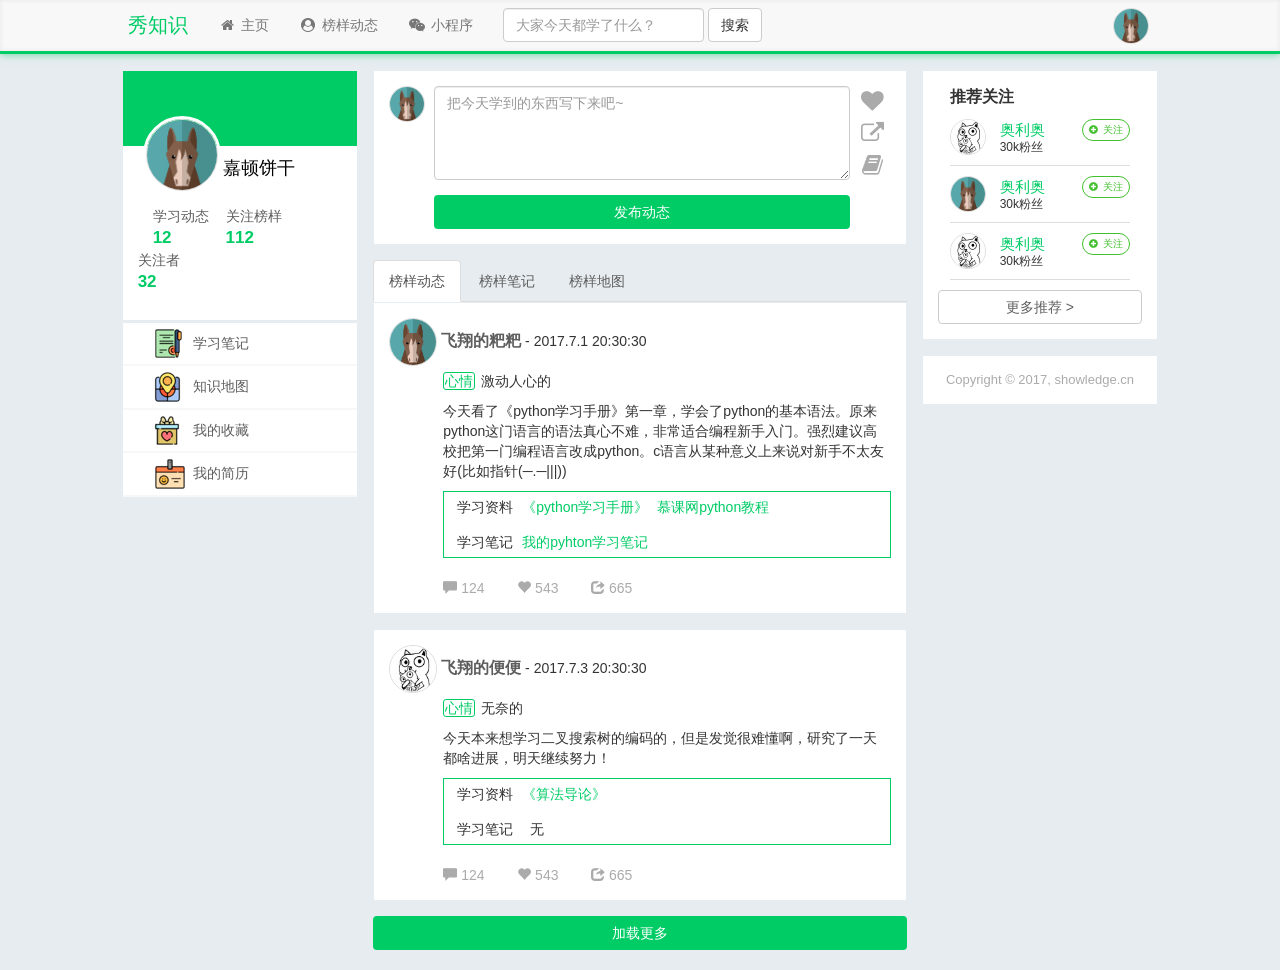
<file: index-login.html>
<!DOCTYPE html>
<html lang="zh-cn">
  <head>
    <meta charset="utf-8">
    <meta http-equiv="X-UA-Compatible" content="IE=edge">
    <meta name="viewport" content="width=device-width, initial-scale=1">
    <title>首页 - 秀知识</title>

    <!-- Bootstrap -->
    <link href="bootstrap-3.3.7-dist/css/bootstrap.min.css" rel="stylesheet">

    <!-- top-bar.css -->
    <link href="css/general-style.css" rel="stylesheet">

    <!-- font-awesome -->
    <link rel="stylesheet" href="font-awesome-4.7.0/css/font-awesome.min.css">

    <!-- HTML5 shim and Respond.js for IE8 support of HTML5 elements and media queries -->
    <!-- WARNING: Respond.js doesn't work if you view the page via file:// -->
    <!--[if lt IE 9]>
      <script src="http://cdn.bootcss.com/html5shiv/3.7.2/html5shiv.min.js"></script>
      <script src="http://cdn.bootcss.com/respond.js/1.4.2/respond.min.js"></script>
    <![endif]-->
  </head>
  <body id="index-login-page">
    <!--顶部导航条 -->
    <nav class="navbar navbar-default navbar-fixed-top">
      <div class="container-fluid">
        <!-- 响应式 当窗口很小时，会缩小成一个“汉堡”按钮 -->
        <div class="navbar-header">
          <button type="button" class="navbar-toggle collapsed" data-toggle="collapse" data-target="#bs-example-navbar-collapse-1" aria-expanded="false">
            <span class="sr-only">Toggle navigation</span>
            <span class="icon-bar"></span>
            <span class="icon-bar"></span>
            <span class="icon-bar"></span>
          </button>
          <a class="navbar-brand" href="index-login.html">秀知识</a>
        </div>

        <!-- Collect the nav links, forms, and other content for toggling -->
        <div class="collapse navbar-collapse" id="bs-example-navbar-collapse-1">
          <ul class="nav navbar-nav">
            <li><a href="index.html"><span class="fa fa-home fa-fw"></span>主页</a></li>
            <li><a href="index-login.html"><span class="fa fa-user-circle fa-fw"></span>榜样动态</a></li>
            <li><a href="#"><span class="fa fa-wechat fa-fw"></span>小程序</a></li>
          </ul>
          <form class="navbar-form navbar-left">
            <div class="form-group">
              <input type="text" class="form-control" placeholder="大家今天都学了什么？">
            </div>
            <button type="submit" class="btn btn-default">搜索</button>
          </form>
          <ul class="nav navbar-nav navbar-right">
            <!-- 登录注册按钮 -->
            <li>
              <a style="padding:8px 18px 7px 18px" id="dropdownMenu1" data-toggle="dropdown" aria-haspopup="true" aria-expanded="true"><img src="image/user-avatar1.jpg" alt="用户头像-sm" class="avatar-ssm"></a>
              <ul class="dropdown-menu" aria-labelledby="dropdownMenu1">
                <li><a href="personal-page.html" target="_blank"><img src="icon/user.png" alt="icon" style="margin-left:5px;">我的主页</a></li>
                <li><a href="message-page.html" target="_blank"><img src="icon/message.png" alt="icon">消息</a></li>
                <li><a href="setting-page.html" target="_blank"><img src="icon/setting.png" alt="icon">设置</a></li>
                <li role="separator" class="divider"></li>
                <li><a href="index.html"><img src="icon/power.png" alt="icon">退出帐号</a></li>
              </ul>              
            </li>
            <!--
            <li class="dropdown">
              <a href="#" class="dropdown-toggle" data-toggle="dropdown" role="button" aria-haspopup="true" aria-expanded="false">Dropdown <span class="caret"></span></a>
              <ul class="dropdown-menu">
                <li><a href="#">Action</a></li>
                <li><a href="#">Another action</a></li>
                <li><a href="#">Something else here</a></li>
                <li role="separator" class="divider"></li>
                <li><a href="#">Separated link</a></li>
              </ul>
            </li>
            -->
          </ul>
        </div><!-- /.navbar-collapse -->
      </div><!-- /.container-fluid -->
    </nav>
 
    <!-- 已登录 - 首页内容 -->
    <div class="container-fluid main-content">
      <div class="row">
        <div class="col-md-1 blank"></div>
        <div class="col-md-10 main">
          <div class="row">
            <!-- 左边用户资料卡+功能按钮栏 -->
            <div class="col-md-3" id="left-sidebar">
              <!-- 用户资料卡 -->
              <div class="box user-dashboard">
                <a href="personal-page.html" class="user-dashboard-bg" target="_blank"></a>
                <div class="user-dashboard-profile-card">
                  <a href="personal-page.html" class="profile-card-avartar" target="_blank"><img src="image/user-avatar1.jpg" class="avatar-md" alt="用户头像-md"></a>
                  <a href="personal-page.html" class="profile-card-account" target="_blank">嘉顿饼干</a>
                  <ul class="profile-card-state">
                    <li class="count-act">
                      <a href="personal-page.html" target="_blank">
                        <span>学习动态</span>
                        <span>12</span>
                      </a>
                    </li>
                    <li class="count-watch-others">
                      <a href="personal-page.html" target="_blank">
                        <span>关注榜样</span>
                        <span>112</span>
                      </a>                      
                    </li>
                    <li class="count-watched">
                      <a href="personal-page.html" target="_blank">
                        <span>关注者</span>
                        <span>32</span>
                      </a>                      
                    </li>
                  </ul>
                </div>
              </div>
              <!-- 功能按钮栏 -->
              <div class="box function-btn-list">
                <ul>
                  <li>
                    <a href="edit-note-page.html" target="_blank"><img src="icon/function-btn-1.png" alt="功能按钮icon"><span>学习笔记</span></a>
                  </li>
                  <li>
                    <a href="edit-mindmap.html" target="_blank"><img src="icon/function-btn-2.png" alt="功能按钮icon"><span>知识地图</span></a>
                  </li>
                  <li>
                    <a href="personal-page.html" target="_blank"><img src="icon/function-btn-3.png" alt="功能按钮icon"><span>我的收藏</span></a>
                  </li>
                  <li>
                    <a href="resume-page.html" target="_blank"><img src="icon/function-btn-4.png" alt="功能按钮icon"><span>我的简历</span></a>
                  </li>
                </ul>
              </div>
              <!-- 分类栏 
              <div class="box">
                <button class="btn cat btn-green">全部</button>
                <button class="btn cat btn-green">前端</button>
                <button class="btn cat btn-green">后端</button>
                <button class="btn cat btn-green">java</button>
                <button class="btn cat btn-green">html</button>
              </div>-->
            </div><!-- 左边功能按钮end -->

            <!-- 中间主要内容栏 -->
            <div class="col-md-6" id="middle-main">
              <!-- 学习动态编辑框 -->
              <div class="box send-act-box">
                <a href="personal-page.html" target="_blank"><img src="image/user-avatar1.jpg" alt="用户头像-ssm" class="avatar-ssm"></a>
                <form>
                  <textarea name="input-act" id="input-act" class="form-control" rows="4" placeholder="把今天学到的东西写下来吧~"></textarea>
                </form>
                <ul class="input-emotion-library-list">
                  <li>
                    <a id="input-emotion" data-toggle="tooltip" data-placement="right" title="心情"><span class="fa fa-heart fa-lg fa-fw"></span></a>
                  </li>
                  <li>
                    <a id="input-xxzl" data-toggle="tooltip" data-placement="right" title="学习资料"><span class="fa fa-external-link fa-lg fa-fw"></span></a>
                  </li>
                  <li>
                    <a id="input-xxbj" data-toggle="tooltip" data-placement="right" title="学习笔记"><span class="fa fa-book fa-lg fa-fw"></span></a>
                  </li>
                </ul>
                <div class="input-emotion-form">
                  <label for="emotion-form">心情</label>
                  <input type="text" class="form-control-green-border" id="emotion-form">
                </div>
                <div class="input-xxzl-form">
                  <label for="xxzl">学习资料</label>
                  <input type="text" class="form-control-green-border" placeholder="http://"><span class="fa fa-external-link"></span>
                  <input type="text" class="form-control-green-border" placeholder="资料标题">
                  <button class="btn btn-sm btn-green" id="add-xxzl">添加</button>
                </div>
                <div class="input-xxbj-form">
                  <label for="xxbj-form" id="xxbj-form">学习笔记</label>
                  <div class="picked-note">
                    
                  </div>
                  <button class="btn btn-sm btn-green" data-toggle="modal" data-target="#pick-note-modal">从我的笔记中选择</button>
                </div>
                <button class="btn btn-green" id="send-act-btn">发布动态</button>
              </div>
              <!-- 标签页头 -->
              <ul class="nav nav-tabs" role="tablist">
                <li role="presentation" class="active"><a href="#by-act" aria-controls="home" role="tab" data-toggle="tab">榜样动态</a></li>
                <li role="presentation"><a href="#by-note" aria-controls="profile" role="tab" data-toggle="tab">榜样笔记</a></li>
                <li role="presentation"><a href="#by-map" aria-controls="messages" role="tab" data-toggle="tab">榜样地图</a></li>
              </ul>

              <!-- 热门推荐 标签内容 -->
              <div class="tab-content" id="by-intro">
                <div role="tabpanel" class="tab-pane active" id="by-act">
                  <ul>
                    <li class="box" id="by-act-001">
                      <div class="user-info">
                        <div class="user-avatar">
                          <a href="personal-page.html" target="_blank"><img src="image/user-avatar1.jpg" alt="用户头像-sm" class="avatar-sm"></a>
                          <a href="personal-page.html" class="user-name" target="_blank">飞翔的粑粑</a>
                          <span> - </span>
                          <span class="user-act-time">2017.7.1 20:30:30</span>
                        </div>
                        <div class="user-mood">
                          <span>心情</span>
                          <span>激动人心的</span>
                        </div>
                      </div>
                      <div class="user-act">
                        今天看了《python学习手册》第一章，学会了python的基本语法。原来python这门语言的语法真心不难，非常适合编程新手入门。强烈建议高校把第一门编程语言改成python。c语言从某种意义上来说对新手不太友好(比如指针(─.─|||))
                      </div>
                      <div class="user-library">
                        <div class="xxzl">
                          <span>学习资料</span>
                          <a href="https://www.amazon.cn/s?ie=UTF8&search-type=ss&index=books&field-keywords=python%D1%A7%CF%B0%CA%D6%B2%E1&tag=baiduiclickcn-23&ref=pz_ic_Book_1731_208" target="_blank">《python学习手册》</a>
                          <a href="http://www.imooc.com/course/list?c=python" target="_blank">慕课网python教程</a>
                        </div> 
                        <div class="xxbj">
                          <span>学习笔记</span>
                          <a href="note-page.html" class="user-note-entrance" target="_blank">我的pyhton学习笔记</a>
                        </div>              
                      </div>
                      <div class="act-info">
                        <div class="comments-count" data-toggle="modal" data-target="#comment-modal">
                          <span class="glyphicon glyphicon-comment"></span>
                          <span>124</span>
                        </div>
                        <div class="like-count">
                          <span class="glyphicon glyphicon-heart"></span>
                          <span>543</span>
                        </div>
                        <div class="share-count">
                          <span class="glyphicon glyphicon-share"></span>
                          <span>665</span>
                        </div>                      
                      </div>
                    </li>
                    <li class="box" id="by-act-002">
                      <div class="user-info">
                        <div class="user-avatar">
                          <a href="personal-page.html" target="_blank"><img src="image/user-avatar2.jpg" alt="用户头像-sm" class="avatar-sm"></a>
                          <a href="personal-page.html" class="user-name" target="_blank">飞翔的便便</a>
                          <span> - </span>
                          <span class="user-act-time">2017.7.3 20:30:30</span>
                        </div>
                        <div class="user-mood">
                          <span>心情</span>
                          <span>无奈的</span>
                        </div>
                      </div>
                      <div class="user-act">
                        今天本来想学习二叉搜索树的编码的，但是发觉很难懂啊，研究了一天都啥进展，明天继续努力！
                      </div>
                      <div class="user-library">
                        <div class="xxzl">
                          <span>学习资料</span>
                          <a href="https://www.amazon.cn/%E7%AE%97%E6%B3%95%E5%AF%BC%E8%AE%BA-Thomas-H-Cormen/dp/B00AK7BYJY/ref=sr_1_1?s=books&ie=UTF8&qid=1502002841&sr=1-1&keywords=%E7%AE%97%E6%B3%95%E5%AF%BC%E8%AE%BA" target="_blank">《算法导论》</a>
                        </div> 
                        <div class="xxbj">
                          <span>学习笔记</span>
                          <span>无</span>   
                        </div>              
                      </div>
                      <div class="act-info">
                        <div class="comments-count" data-toggle="modal" data-target="#comment-modal">
                          <span class="glyphicon glyphicon-comment"></span>
                          <span>124</span>
                        </div>
                        <div class="like-count">
                          <span class="glyphicon glyphicon-heart"></span>
                          <span>543</span>
                        </div>
                        <div class="share-count">
                          <span class="glyphicon glyphicon-share"></span>
                          <span>665</span>
                        </div>                      
                      </div>
                    </li>
                  </ul>
                  <button class="btn btn-green load-more load-more-act">加载更多</button>               
                </div>
                <div role="tabpanel" class="tab-pane" id="by-note">
                  <ul>
                    <li class="box" id="by-note-001">
                      <div class="user-info">
                        <div class="user-avatar">
                          <a href="personal-page.html" target="_blank"><img src="image/user-avatar2.jpg" alt="用户头像-sm" class="avatar-sm"></a>
                          <a href="personal-page.html" class="user-name" target="_blank">飞翔的便便</a>
                          <span> - </span>
                          <span class="user-act-time">2017.7.3 20:30:30</span>
                        </div>
                      </div>
                      <a href="note-page.html" target="_blank" class="note-title-sm">Today I Learn</a>
                      <p class="note-content">
                        This week, Washington state became the fifth state in the country to provide paid family and medical leave to workers – and it’s one of the best plans yet. Employees will get 12 weeks of paid family leave when they have a baby and 12 weeks of medical leave to care for themselves or sick family members. 
                      </p>
                      <a href="note-page.html" target="_blank" class="more-detail-btn">详细内容 > </a>
                      <div class="act-info">
                        <div class="comments-count" data-toggle="modal" data-target="#comment-modal">
                          <span class="glyphicon glyphicon-comment"></span>
                          <span>124</span>
                        </div>
                        <div class="like-count">
                          <span class="glyphicon glyphicon-heart"></span>
                          <span>543</span>
                        </div>
                        <div class="collection-count">
                          <span class="fa fa-bookmark"></span>
                          <span>665</span>
                        </div> 
                        <div class="share-count">
                          <span class="glyphicon glyphicon-share"></span>
                          <span>665</span>
                        </div>                      
                      </div>                      
                    </li>
                    <li class="box" id="by-note-002">
                       <div class="user-info">
                        <div class="user-avatar">
                          <a href="personal-page.html" target="_blank"><img src="image/user-avatar1.jpg" alt="用户头像-sm" class="avatar-sm"></a>
                          <a href="personal-page.html" class="user-name" target="_blank">飞翔的便便</a>
                          <span> - </span>
                          <span class="user-act-time">2017.7.3 20:30:30</span>
                        </div>
                      </div>  
                      <a href="note-page.html" target="_blank" class="note-title-sm">我只是一个测试标题</a>
                      <p class="note-content">
                        我是一篇测试文章我是一篇测试文章我是一篇测试文章我是一篇测试文章我是一篇测试文章我是一篇测试文章我是一篇测试文章我是一篇测试文章我是一篇测试文章我是一篇测试文章 
                      </p>
                      <a href="note-page.html" target="_blank" class="more-detail-btn">详细内容 > </a>
                      <div class="act-info">
                        <div class="comments-count"  data-toggle="modal" data-target="#comment-modal">
                          <span class="glyphicon glyphicon-comment"></span>
                          <span>124</span>
                        </div>
                        <div class="like-count">
                          <span class="glyphicon glyphicon-heart"></span>
                          <span>543</span>
                        </div>
                        <div class="collection-count">
                          <span class="fa fa-bookmark"></span>
                          <span>665</span>
                        </div> 
                        <div class="share-count">
                          <span class="glyphicon glyphicon-share"></span>
                          <span>665</span>
                        </div>                      
                      </div>                                         
                    </li>
                  </ul>
                  <button class="btn btn-green load-more load-more-note">加载更多</button>
                </div>
                <div role="tabpanel" class="tab-pane" id="by-map">
                  <ul>
                    <li class="box" id="by-map-001">
                      <div class="user-info">
                        <div class="user-avatar">
                          <a href="personal-page.html" target="_blank"><img src="image/user-avatar1.jpg" alt="用户头像-sm" class="avatar-sm"></a>
                          <a href="personal-page.html" class="user-name" target="_blank">飞翔的便便</a>
                          <span> - </span>
                          <span class="user-act-time">2017.7.3 20:30:30</span>
                        </div>
                      </div>
                      <a href="user-mindmap.html" target="_blank" class="map-title-sm">python学习重点知识谱图</a>
                      <div class="map-keyword">
                        <span><span class="fa fa-tags fa-fw"></span>关键词</span>
                        <a href="topic-page.html" class="keyword" target="_blank">前端</a>
                        <a href="topic-page.html" class="keyword" target="_blank">html</a>
                        <a href="topic-page.html" class="keyword" target="_blank">css</a>
                        <a href="topic-page.html" class="keyword" target="_blank">javascript</a>
                        <span>...</span>
                      </div>
                      <div class="act-info">
                        <div class="comments-count" data-toggle="modal" data-target="#comment-modal">
                          <span class="glyphicon glyphicon-comment"></span>
                          <span>124</span>
                        </div>
                        <div class="like-count">
                          <span class="glyphicon glyphicon-heart"></span>
                          <span>543</span>
                        </div>
                        <div class="collection-count">
                          <span class="fa fa-bookmark"></span>
                          <span>665</span>
                        </div>                       
                      </div>
                    </li>
                    <li class="box" id="by-map-002">
                      <div class="user-info">
                        <div class="user-avatar">
                          <a href="personal-page.html" target="_blank"><img src="image/user-avatar3.jpg" alt="用户头像-sm" class="avatar-sm"></a>
                          <a href="personal-page.html" class="user-name" target="_blank">嘉顿饼干</a>
                          <span> - </span>
                          <span class="user-act-time">2017.7.3 20:30:30</span>
                        </div>
                      </div>
                      <a href="user-mindmap.html" target="_blank" class="map-title-sm">前端知识谱图</a>
                      <div class="map-keyword">
                        <span><span class="fa fa-tags fa-fw"></span>关键词</span>
                        <a href="topic-page.html" class="keyword" target="_blank">前端</a>
                        <a href="topic-page.html" class="keyword" target="_blank">html</a>
                        <a href="topic-page.html" class="keyword" target="_blank">css</a>
                        <a href="topic-page.html" class="keyword" target="_blank">javascript</a>
                        <span>...</span>
                      </div>
                      <div class="act-info">
                        <div class="comments-count" data-toggle="modal" data-target="#comment-modal">
                          <span class="glyphicon glyphicon-comment"></span>
                          <span>124</span>
                        </div>
                        <div class="like-count">
                          <span class="glyphicon glyphicon-heart"></span>
                          <span>543</span>
                        </div>
                        <div class="collection-count">
                          <span class="fa fa-bookmark"></span>
                          <span>665</span>
                        </div>                      
                      </div>
                    </li>                    
                  </ul>
                  <button class="btn btn-green load-more load-more-map">加载更多</button>  
                </div>
              </div>
            </div><!-- 中间主要内容栏end -->

            <!-- 右边推荐栏 -->
            <div class="col-md-3" id="right-reco">
              <div class="box reco-xb">
                <span>推荐关注</span>
                <ul class="xb-list">
                  <li>
                    <a href="personal-page.html" target="_blank"><img src="image/user-avatar2.jpg" alt="用户头像-ssm" class="avatar-ssm"></a>
                    <a class="follow-btn"><span class='fa fa-plus-circle'></span>关注</a>
                    <a href="personal-page.html" target="_blank" class="reco-user-name">奥利奥</a>
                    <p>30k粉丝</p>
                  </li>
                  <li>
                    <a href="personal-page.html" target="_blank"><img src="image/user-avatar1.jpg" alt="用户头像-ssm" class="avatar-ssm"></a>
                    <a class="follow-btn"><span class='fa fa-plus-circle'></span>关注</a>
                    <a href="personal-page.html" target="_blank" class="reco-user-name">奥利奥</a>
                    <p>30k粉丝</p>
                  </li>
                  <li>
                    <a href="personal-page.html" target="_blank"><img src="image/user-avatar2.jpg" alt="用户头像-ssm" class="avatar-ssm"></a>
                    <a class="follow-btn"><span class='fa fa-plus-circle'></span>关注</a>
                    <a href="personal-page.html" target="_blank" class="reco-user-name">奥利奥</a>
                    <p>30k粉丝</p>
                  </li>                                     
                </ul>
                <button class="btn btn-default more-recommend-writer"><a href="intro-user-page.html" target="_blank" style="text-decoration:none;">更多推荐 ></a> </button> 
              </div>
              <!-- 页脚 -->
              <div class="box page-footer">
                Copyright © 2017, showledge.cn
              </div>
            </div><!-- 右边推荐栏end -->
          </div>
        </div>
        <div class="col-md-1 blank"></div>
      </div>
    </div>

    <!-- 评论窗口模态框 -->
    <div class="modal fade" id="comment-modal" tabindex="-1" role="dialog" aria-labelledby="exampleModalLabel">
      <div class="modal-dialog" role="document">
        <div class="modal-content">
          <div class="modal-header">
            <button type="button" class="close" data-dismiss="modal" aria-label="Close"><span aria-hidden="true">&times;</span></button>
            <h4 class="modal-title" id="exampleModalLabel">评论<span>(10)</span></h4>
          </div>
          <div class="modal-body">
            <a href="personal-page.html" target="_blank"><img src="image/user-avatar1.jpg" alt="用户头像-sm" class="avatar-sm"></a>
            <textarea name="comment-box" id="comment-box" class="form-control" rows="4"></textarea>
            <button class="btn btn-green comment-enter">评论</button>
          </div>
          <div class="modal-footer" style="text-align:left;">
            <ul class="comment-list">
              <li id="comment-001">
                <div class="user-info">
                  <a href="personal-page.html" target="_blank"><img src="image/user-avatar1.jpg" alt="用户头像-sm" class="avatar-ssm"></a>
                  <a href="personal-page.html" class="user-name" target="_blank">飞翔的便便</a>
                  <span> - </span>
                  <span class="user-act-time">2017.7.3 20:30:30</span>
                </div>
                <p class="comment-content">
                  加油！
                </p>
                <div class="comment-info">
                  <span class="glyphicon glyphicon-thumbs-up">123</span>
                </div>
              </li>
              <li id="comment-002">
                <div class="user-info">
                  <a href="personal-page.html" target="_blank"><img src="image/user-avatar2.jpg" alt="用户头像-sm" class="avatar-ssm"></a>
                  <a href="personal-page.html" class="user-name" target="_blank">飞翔的便便</a>
                  <span> - </span>
                  <span class="user-act-time">2017.7.3 20:30:30</span>
                </div>
                <p class="comment-content">
                  加油！
                </p>
                <div class="comment-info">
                  <span class="glyphicon glyphicon-thumbs-up">123</span>
                </div>                
              </li>
              <li id="comment-003">
                <div class="user-info">
                  <a href="personal-page.html" target="_blank"><img src="image/user-avatar1.jpg" alt="用户头像-sm" class="avatar-ssm"></a>
                  <a href="personal-page.html" class="user-name" target="_blank">飞翔的便便</a>
                  <span> - </span>
                  <span class="user-act-time">2017.7.3 20:30:30</span>
                </div>
                <p class="comment-content">
                  加油！
                </p>
                <div class="comment-info">
                  <span class="glyphicon glyphicon-thumbs-up">123</span>
                </div>                
              </li>
            </ul>
          </div>
        </div>
      </div>
    </div>    
    
    <!-- 笔记选择窗口模态框 -->
    <div class="modal fade" id="pick-note-modal" tabindex="-1" role="dialog">
      <div class="modal-dialog" role="document">
        <div class="modal-content">
          <div class="modal-header">
            <button type="button" class="close" data-dismiss="modal" aria-label="Close"><span aria-hidden="true">&times;</span></button>
            <h4 class="modal-title">我的学习笔记</h4>
          </div>
          <div class="modal-body">
            <ul>
              <li id="pick-note-001">
                <a href="note-page.html" target="_blank">我的python笔记</a>
                <button class="btn btn-warning btn-info btn-sm pick-btn">选择</button>
              </li>
              <li id="pick-note-002">
                <a href="note-page.html" target="_blank">我的java笔记</a>
                <button class="btn btn-warning btn-info btn-sm pick-btn">选择</button>
              </li>
              <li id="pick-note-003">
                <a href="note-page.html" target="_blank">我的html笔记</a>
                <button class="btn btn-warning btn-info btn-sm pick-btn">选择</button>
              </li>
              <li id="pick-note-004">
                <a href="note-page.html" target="_blank">我的jquery笔记</a>
                <button class="btn btn-warning btn-info btn-sm pick-btn">选择</button>
              </li>
              <li id="pick-note-005">
                <a href="note-page.html" target="_blank">我的vue笔记</a>
                <button class="btn btn-warning btn-info btn-sm pick-btn">选择</button>
              </li>                            
            </ul>
          </div>
          <div class="modal-footer">
            <button type="button" class="btn btn-green enter-pick" data-dismiss="modal">选好了</button>
          </div>
        </div><!-- /.modal-content -->
      </div><!-- /.modal-dialog -->
    </div><!-- /.modal -->    

    <!-- jQuery (necessary for Bootstrap's JavaScript plugins) -->
    <script src="js/jquery-3.1.1.min.js"></script>
    <!-- Include all compiled plugins (below), or include individual files as needed -->
    <script src="bootstrap-3.3.7-dist/js/bootstrap.min.js"></script>
    <!-- 警告框js -->
    <script src="js/alert.js"></script>
    <!-- index-login.js -->
    <script src="js/index-login.js"></script>
    <!-- 页面右边推荐栏的关注按钮切换js -->
    <script src="js/reco-follow-btn-toggle.js"></script>
    <!-- counts-active.js -->
    <script src="js/counts-active.js"></script>
    <!-- commit-enter.js -->
    <script src="js/comment-enter.js"></script>    
    
    <script>
      $(function () { $("[data-toggle='tooltip']").tooltip(); });
    </script>
  </body>
</html>
</file>
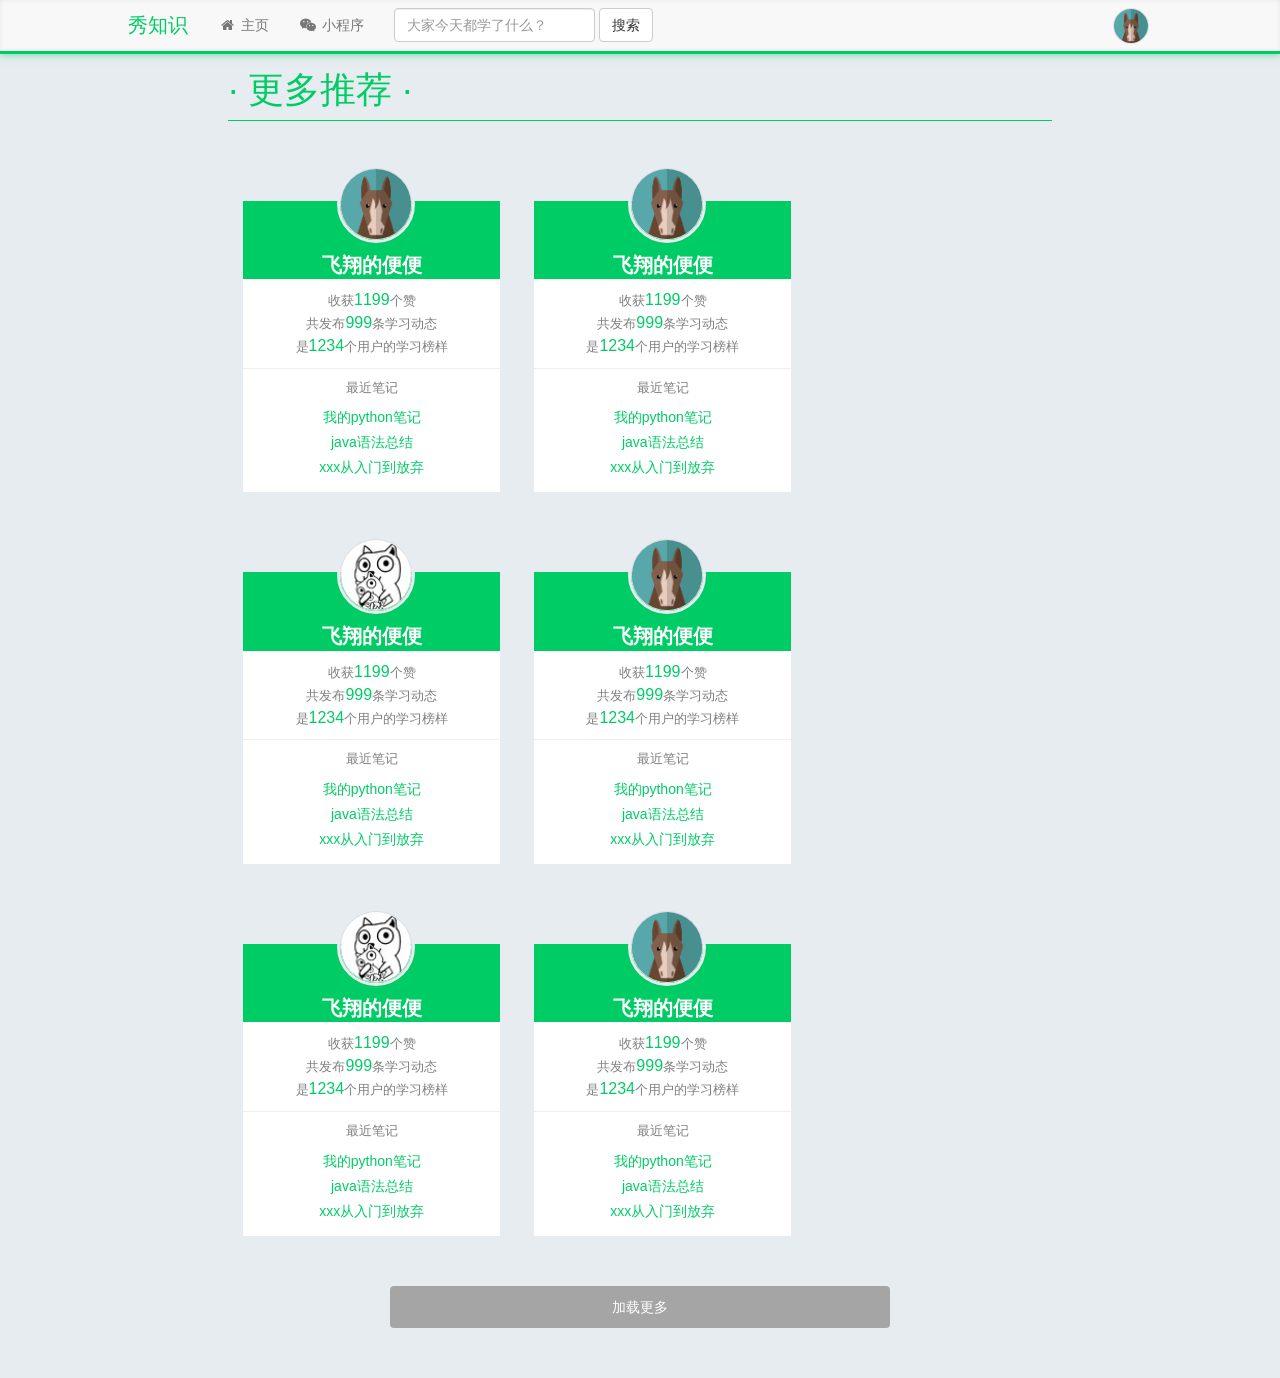
<file: intro-user-page.html>
<!DOCTYPE html>
<html lang="zh-cn">
  <head>
    <meta charset="utf-8">
    <meta http-equiv="X-UA-Compatible" content="IE=edge">
    <meta name="viewport" content="width=device-width, initial-scale=1">
    <title>更多推荐 - 秀知识</title>

    <!-- Bootstrap -->
    <link href="bootstrap-3.3.7-dist/css/bootstrap.min.css" rel="stylesheet">

    <!-- top-bar.css -->
    <link href="css/general-style.css" rel="stylesheet">

    <!-- font-awesome -->
    <link rel="stylesheet" href="font-awesome-4.7.0/css/font-awesome.min.css">

    <!-- HTML5 shim and Respond.js for IE8 support of HTML5 elements and media queries -->
    <!-- WARNING: Respond.js doesn't work if you view the page via file:// -->
    <!--[if lt IE 9]>
      <script src="http://cdn.bootcss.com/html5shiv/3.7.2/html5shiv.min.js"></script>
      <script src="http://cdn.bootcss.com/respond.js/1.4.2/respond.min.js"></script>
    <![endif]-->
  </head>
  <body id="intro-user-page">
    <!--顶部导航条 -->
    <nav class="navbar navbar-default navbar-fixed-top">
      <div class="container-fluid">
        <!-- 响应式 当窗口很小时，会缩小成一个“汉堡”按钮 -->
        <div class="navbar-header">
          <button type="button" class="navbar-toggle collapsed" data-toggle="collapse" data-target="#bs-example-navbar-collapse-1" aria-expanded="false">
            <span class="sr-only">Toggle navigation</span>
            <span class="icon-bar"></span>
            <span class="icon-bar"></span>
            <span class="icon-bar"></span>
          </button>
          <a class="navbar-brand" href="intro-user-page.html">秀知识</a>
        </div>

        <!-- Collect the nav links, forms, and other content for toggling -->
        <div class="collapse navbar-collapse" id="bs-example-navbar-collapse-1">
          <ul class="nav navbar-nav">
            <li><a href="index-login.html"><span class="fa fa-home fa-fw"></span>主页</a></li>
            <li><a href="#"><span class="fa fa-wechat fa-fw"></span>小程序</a></li>
          </ul>
          <form class="navbar-form navbar-left">
            <div class="form-group">
              <input type="text" class="form-control" placeholder="大家今天都学了什么？">
            </div>
            <button type="submit" class="btn btn-default">搜索</button>
          </form>
          <ul class="nav navbar-nav navbar-right">
            <!-- 登录注册按钮 -->
            <li>
              <a style="padding:8px 18px 7px 18px" id="dropdownMenu1" data-toggle="dropdown" aria-haspopup="true" aria-expanded="true"><img src="image/user-avatar1.jpg" alt="用户头像-sm" class="avatar-ssm"></a>
              <ul class="dropdown-menu" aria-labelledby="dropdownMenu1">
                <li><a href="personal-page.html" target="_blank"><img src="icon/user.png" alt="icon" style="margin-left:5px;">我的主页</a></li>
                <li><a href="message-page.html" target="_blank"><img src="icon/message.png" alt="icon">消息</a></li>
                <li><a href="setting-page.html" target="_blank"><img src="icon/setting.png" alt="icon">设置</a></li>
                <li role="separator" class="divider"></li>
                <li><a href="index.html"><img src="icon/power.png" alt="icon">退出帐号</a></li>
              </ul>              
            </li>
            <!--
            <li class="dropdown">
              <a href="#" class="dropdown-toggle" data-toggle="dropdown" role="button" aria-haspopup="true" aria-expanded="false">Dropdown <span class="caret"></span></a>
              <ul class="dropdown-menu">
                <li><a href="#">Action</a></li>
                <li><a href="#">Another action</a></li>
                <li><a href="#">Something else here</a></li>
                <li role="separator" class="divider"></li>
                <li><a href="#">Separated link</a></li>
              </ul>
            </li>
            -->
          </ul>
        </div><!-- /.navbar-collapse -->
      </div><!-- /.container-fluid -->
    </nav>

    <!-- 更多推荐页-->
    <div class="container-fluid main-content">
      <div class="row">
        <div class="col-md-2 blank"></div>
        <div class="col-md-8 main">
          <div class="top-title">
            <h1> · 更多推荐 · </h1>
          </div>
          <ul class="intro-user-list">
            <li id="intro-user-001">
              <a href="personal-page.html" target="_blank"><img src="image/user-avatar1.jpg" alt="用户头像-md" class="avatar-md"></a>
              <a href="personal-page.html" target="_blank" class="user-name">飞翔的便便</a>
              <div class="intro-user-info">
                <p>收获<span>1199</span>个赞</p>
                <p>共发布<span>999</span>条学习动态</p>                
                <p>是<span>1234</span>个用户的学习榜样</p>
              </div>
              <div class="recent-act">
                <span>最近笔记</span>
                <a href="note-page.html" target="_blank">我的python笔记</a>
                <a href="note-page.html" target="_blank">java语法总结</a>
                <a href="note-page.html" target="_blank">xxx从入门到放弃</a>
              </div>
            </li>
            <li id="intro-user-002">
              <a href="personal-page.html" target="_blank"><img src="image/user-avatar1.jpg" alt="用户头像-md" class="avatar-md"></a>
              <a href="personal-page.html" target="_blank" class="user-name">飞翔的便便</a>
              <div class="intro-user-info">
                <p>收获<span>1199</span>个赞</p>
                <p>共发布<span>999</span>条学习动态</p>
                <p>是<span>1234</span>个用户的学习榜样</p>
              </div>
              <div class="recent-act">
                <span>最近笔记</span>
                <a href="note-page.html" target="_blank">我的python笔记</a>
                <a href="note-page.html" target="_blank">java语法总结</a>
                <a href="note-page.html" target="_blank">xxx从入门到放弃</a>
              </div>
            </li>
            <li id="intro-user-003">
              <a href="personal-page.html" target="_blank"><img src="image/user-avatar2.jpg" alt="用户头像-md" class="avatar-md"></a>
              <a href="personal-page.html" target="_blank" class="user-name">飞翔的便便</a>
              <div class="intro-user-info">
                <p>收获<span>1199</span>个赞</p>
                <p>共发布<span>999</span>条学习动态</p>
                <p>是<span>1234</span>个用户的学习榜样</p>
              </div>
              <div class="recent-act">
                <span>最近笔记</span>
                <a href="note-page.html" target="_blank">我的python笔记</a>
                <a href="note-page.html" target="_blank">java语法总结</a>
                <a href="note-page.html" target="_blank">xxx从入门到放弃</a>
              </div>
            </li>
            <li id="intro-user-004">
              <a href="personal-page.html" target="_blank"><img src="image/user-avatar1.jpg" alt="用户头像-md" class="avatar-md"></a>
              <a href="personal-page.html" target="_blank" class="user-name">飞翔的便便</a>
              <div class="intro-user-info">
                <p>收获<span>1199</span>个赞</p>               
                <p>共发布<span>999</span>条学习动态</p>
                <p>是<span>1234</span>个用户的学习榜样</p>
              </div>
              <div class="recent-act">
                <span>最近笔记</span>
                <a href="note-page.html" target="_blank">我的python笔记</a>
                <a href="note-page.html" target="_blank">java语法总结</a>
                <a href="note-page.html" target="_blank">xxx从入门到放弃</a>
              </div>
            </li>
            <li id="intro-user-005">
              <a href="personal-page.html" target="_blank"><img src="image/user-avatar2.jpg" alt="用户头像-md" class="avatar-md"></a>
              <a href="personal-page.html" target="_blank" class="user-name">飞翔的便便</a>
              <div class="intro-user-info">
                <p>收获<span>1199</span>个赞</p>
                <p>共发布<span>999</span>条学习动态</p>
                <p>是<span>1234</span>个用户的学习榜样</p>
              </div>
              <div class="recent-act">
                <span>最近笔记</span>
                <a href="note-page.html" target="_blank">我的python笔记</a>
                <a href="note-page.html" target="_blank">java语法总结</a>
                <a href="note-page.html" target="_blank">xxx从入门到放弃</a>
              </div>
            </li>
            <li id="intro-user-006">
              <a href="personal-page.html" target="_blank"><img src="image/user-avatar1.jpg" alt="用户头像-md" class="avatar-md"></a>
              <a href="personal-page.html" target="_blank" class="user-name">飞翔的便便</a>
              <div class="intro-user-info">
                <p>收获<span>1199</span>个赞</p>
                <p>共发布<span>999</span>条学习动态</p>
                <p>是<span>1234</span>个用户的学习榜样</p>
              </div>
              <div class="recent-act">
                <span>最近笔记</span>
                <a href="note-page.html" target="_blank">我的python笔记</a>
                <a href="note-page.html" target="_blank">java语法总结</a>
                <a href="note-page.html" target="_blank">xxx从入门到放弃</a>
              </div>
            </li>
          </ul>

          <button class="btn want-more-btn">加载更多</button>
        </div>
        <div class="col-md-2 blank"></div>
      </div>
    </div>

    <!-- jQuery (necessary for Bootstrap's JavaScript plugins) -->
    <script src="js/jquery-3.1.1.min.js"></script>
    <!-- Include all compiled plugins (below), or include individual files as needed -->
    <script src="bootstrap-3.3.7-dist/js/bootstrap.min.js"></script>
    <!-- 警告框js -->
    <script src="js/alert.js"></script>
    <!-- intro-user-page.js -->
    <script src="js/intro-user-page.js"></script>
    
    <script>
      $(function () { $("[data-toggle='tooltip']").tooltip(); });
    </script>
  </body>
</html>
</file>
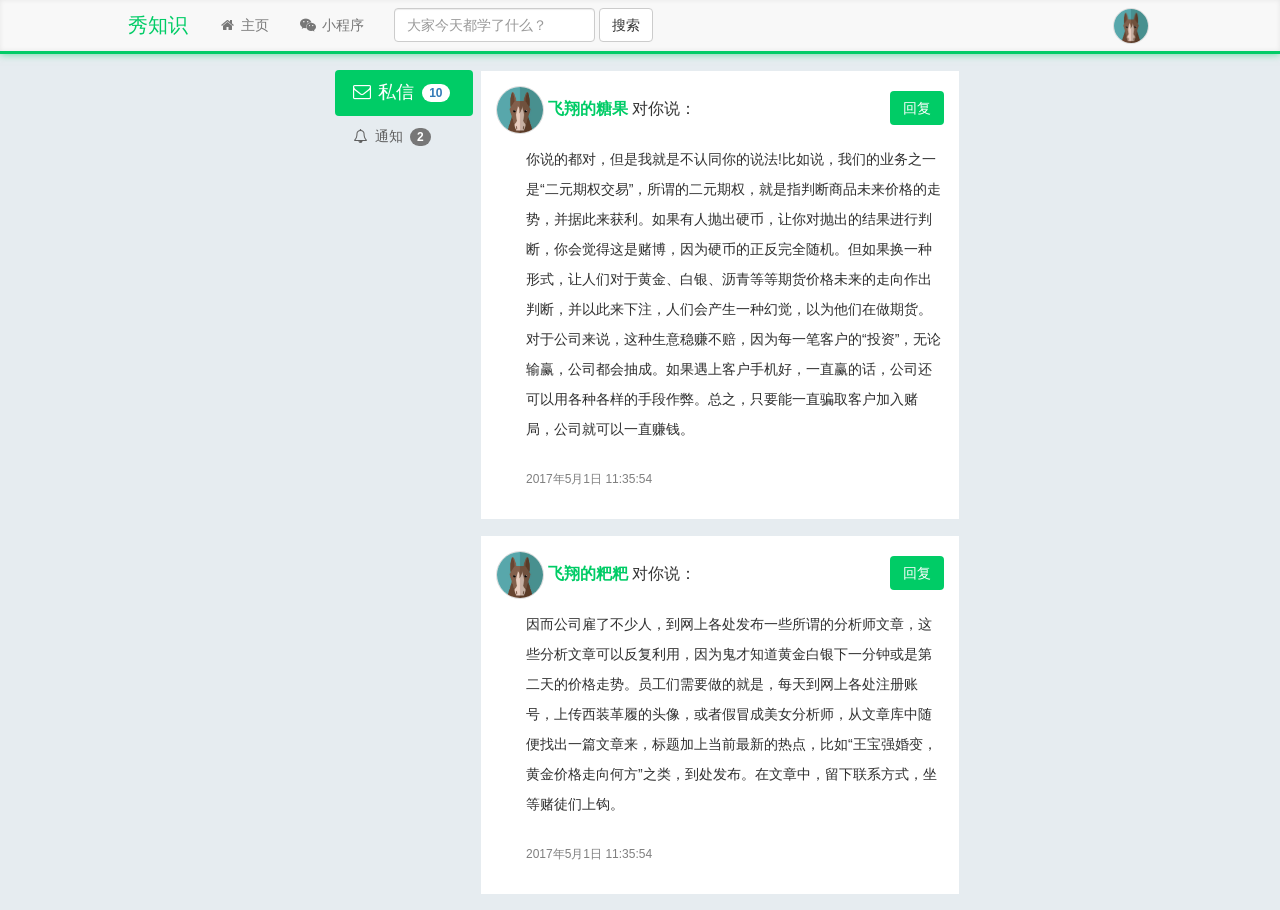
<file: message-page.html>
<!DOCTYPE html>
<html lang="zh-cn">
  <head>
    <meta charset="utf-8">
    <meta http-equiv="X-UA-Compatible" content="IE=edge">
    <meta name="viewport" content="width=device-width, initial-scale=1">
    <link rel="Shortcut Icon" href="icon/s.ico">
    <title>消息 - 秀知识</title>

    <!-- Bootstrap -->
    <link href="bootstrap-3.3.7-dist/css/bootstrap.min.css" rel="stylesheet">

    <!-- top-bar.css -->
    <link href="css/general-style.css" rel="stylesheet">

    <!-- font-awesome -->
    <link rel="stylesheet" href="font-awesome-4.7.0/css/font-awesome.min.css">


    <link rel="stylesheet" href="css/message-page.css">

    <!-- HTML5 shim and Respond.js for IE8 support of HTML5 elements and media queries -->
    <!-- WARNING: Respond.js doesn't work if you view the page via file:// -->
    <!--[if lt IE 9]>
      <script src="http://cdn.bootcss.com/html5shiv/3.7.2/html5shiv.min.js"></script>
      <script src="http://cdn.bootcss.com/respond.js/1.4.2/respond.min.js"></script>
    <![endif]-->
  </head>
  <body id="message-page">
    <!--顶部导航栏-->
    <nav class="navbar navbar-default navbar-fixed-top">
      <div class="container-fluid">
        <!-- 响应式 当窗口很小时，会缩小成一个“汉堡”按钮 -->
        <div class="navbar-header">
          <button type="button" class="navbar-toggle collapsed" data-toggle="collapse" data-target="#bs-example-navbar-collapse-1" aria-expanded="false">
            <span class="sr-only">Toggle navigation</span>
            <span class="icon-bar"></span>
            <span class="icon-bar"></span>
            <span class="icon-bar"></span>
          </button>
          <a class="navbar-brand" href="maessage-page.html">秀知识</a>
        </div>

        <!-- Collect the nav links, forms, and other content for toggling -->
        <div class="collapse navbar-collapse" id="bs-example-navbar-collapse-1">
          <ul class="nav navbar-nav">
            <li><a href="index-login.html"><span class="fa fa-home fa-fw"></span>主页</a></li>
            <li><a href="#"><span class="fa fa-wechat fa-fw"></span>小程序</a></li>
          </ul>
          <form class="navbar-form navbar-left">
            <div class="form-group">
              <input type="text" class="form-control" placeholder="大家今天都学了什么？">
            </div>
            <button type="submit" class="btn btn-default">搜索</button>
          </form>
          <ul class="nav navbar-nav navbar-right">
            <!-- 登录注册按钮 -->
            <li>
              <a style="padding:8px 18px 7px 18px" id="dropdownMenu1" data-toggle="dropdown" aria-haspopup="true" aria-expanded="true"><img src="image/user-avatar1.jpg" alt="用户头像-sm" class="avatar-ssm"></a>
              <ul class="dropdown-menu" aria-labelledby="dropdownMenu1">
                <li><a href="personal-page.html" target="_blank"><img src="icon/user.png" alt="icon" style="margin-left:5px;">我的主页</a></li>
                <li><a href="message-page.html" target="_blank"><img src="icon/message.png" alt="icon">消息</a></li>
                <li><a href="setting-page.html" target="_blank"><img src="icon/setting.png" alt="icon">设置</a></li>
                <li role="separator" class="divider"></li>
                <li><a href="index.html"><img src="icon/power.png" alt="icon">退出帐号</a></li>
              </ul>             
            </li>
            <!--
            <li class="dropdown">
              <a href="#" class="dropdown-toggle" data-toggle="dropdown" role="button" aria-haspopup="true" aria-expanded="false">Dropdown <span class="caret"></span></a>
              <ul class="dropdown-menu">
                <li><a href="#">Action</a></li>
                <li><a href="#">Another action</a></li>
                <li><a href="#">Something else here</a></li>
                <li role="separator" class="divider"></li>
                <li><a href="#">Separated link</a></li>
              </ul>
            </li>
            -->
          </ul>
        </div><!-- /.navbar-collapse -->
      </div><!-- /.container-fluid -->
    </nav>

    <div class="container-fluid main-content">
      <div class="row">
        <div class="col-md-3 blank"></div>
        <div class="col-md-6">
          <div class="row">
            <div class="col-md-3 aside">
              <div>
                <!-- Nav tabs -->
                <ul class="nav nav-stack nav-pills" role="tablist">
                  <li role="presentation" class="active">
                    <a href="#letter-list" aria-controls="letter-list" role="tab" data-toggle="tab"><span class="fa fa-envelope-o fa-fw"></span>私信 <span class="badge">10</span></a>
                  </li>
                  <li role="presentation">
                    <a href="#notify-list" aria-controls="notify-list" role="tab" data-toggle="tab"><span class="fa fa-bell-o fa-fw"></span>通知 <span class="badge">2</span></a>
                  </li>
                </ul>
              </div>               
            </div>

            <div class="col-md-9 main">
              <!-- Tab panes fade-->
              <div class="tab-content">
                <div role="tabpanel" class="tab-pane fade in active" id="letter-list">
                  <ul>
                    <li class="box talk-to-you">
                      <a href="personal-page.html" target="_blank"><img src="image/user-avatar1.jpg" alt="用户头像-sm" class="avatar-sm"></a>
                      <span class="to-you"><a href="personal-page.html" target="_blank" class="user-name">飞翔的糖果</a> 对你说：</span>
                      <button class="btn btn-green reply-btn">回复</button>
                      <p>你说的都对，但是我就是不认同你的说法!比如说，我们的业务之一是“二元期权交易”，所谓的二元期权，就是指判断商品未来价格的走势，并据此来获利。如果有人抛出硬币，让你对抛出的结果进行判断，你会觉得这是赌博，因为硬币的正反完全随机。但如果换一种形式，让人们对于黄金、白银、沥青等等期货价格未来的走向作出判断，并以此来下注，人们会产生一种幻觉，以为他们在做期货。对于公司来说，这种生意稳赚不赔，因为每一笔客户的“投资”，无论输赢，公司都会抽成。如果遇上客户手机好，一直赢的话，公司还可以用各种各样的手段作弊。总之，只要能一直骗取客户加入赌局，公司就可以一直赚钱。</p>
                      <p class="comment-time">2017年5月1日 11:35:54</p>
                      <div class="reply-block">
                        <textarea name='reply-comment-area' id='reply-comment-area' class='form-control' rows='4' placeholder='请写下你的回复~'></textarea>
                        <div>
                            <button class='btn btn-green send-reply-btn'>提交回复</button>
                            <button class='btn cancel-reply-btn'>取消</button>
                          </div>
                      </div>
                    </li>
                    <li class="box talk-to-you">
                      <a href="personal-page.html" target="_blank"><img src="image/user-avatar1.jpg" alt="用户头像-sm" class="avatar-sm"></a>
                      <span class="to-you"><a href="personal-page.html" target="_blank" class="user-name">飞翔的粑粑</a> 对你说：</span>
                      <button class="btn btn-green reply-btn">回复</button>
                      <p>因而公司雇了不少人，到网上各处发布一些所谓的分析师文章，这些分析文章可以反复利用，因为鬼才知道黄金白银下一分钟或是第二天的价格走势。员工们需要做的就是，每天到网上各处注册账号，上传西装革履的头像，或者假冒成美女分析师，从文章库中随便找出一篇文章来，标题加上当前最新的热点，比如“王宝强婚变，黄金价格走向何方”之类，到处发布。在文章中，留下联系方式，坐等赌徒们上钩。 </p>
                      <p class="comment-time">2017年5月1日 11:35:54</p>
                      <div class="reply-block">
                        <textarea name='reply-comment-area' id='reply-comment-area' class='form-control' rows='4' placeholder='请写下你的回复~'></textarea>
                        <div>
                            <button class='btn btn-green send-reply-btn'>提交回复</button>
                            <button class='btn cancel-reply-btn'>取消</button>
                          </div>
                      </div>
                    </li>
                  </ul>
                </div><!-- letter-list end -->

                <div role="tabpanel" class="tab-pane fade" id="notify-list">
                  <ul>
                    <li class="box talk-to-you">
                      <a href="personal-page.html" target="_blank"><img src="image/user-avatar1.jpg" alt="用户头像-sm" class="avatar-sm"></a>
                      <span class="to-you">
                        <a href="personal-page.html" target="_blank">用户1</a> 在 《 <a href="note-page.html" target="_blank">笔记名字</a> 》评论道：
                      </span> 
                      <button class="btn btn-green reply-btn">回复</button> 
                      <p>因而公司雇了不少人，到网上各处发布一些所谓的分析师文章，这些分析文章可以反复利用，因为鬼才知道黄金白银下一分钟或是第二天的价格走势。 </p>
                      <p class="comment-time">2017年5月1日 11:35:54</p>
                      <div class="reply-block">
                        <textarea name='reply-comment-area' id='reply-comment-area' class='form-control' rows='4' placeholder='请写下你的回复~'></textarea>
                        <div>
                            <button class='btn btn-green send-reply-btn'>提交回复</button>
                            <button class='btn cancel-reply-btn'>取消</button>
                          </div>
                      </div>
                    </li>
                    <li class="box">
                      <p class="to-you">系统通知 : xxx功能今天上线啦~</p>
                      <p class="comment-time">2017年5月1日 11:35:54</p>
                    </li>
                    <li class="box">
                      <p class="to-you">
                        <a href="personal-page.html" target="_blank">用户1</a> 赞了你的 《 <a href="note-page.html" target="_blank">笔记名字</a> 》
                      </p>  
                      <p class="comment-time">2017年5月1日 11:35:54</p>
                    </li>
                  </ul>
                </div><!-- notify-list -->

              </div> 
            </div>
          </div>         
        </div>
        <div class="col-md-3 blank"></div>
      </div>
    </div>

    <!-- jQuery (necessary for Bootstrap's JavaScript plugins) -->
    <script src="js/jquery-3.1.1.min.js"></script>
    <!-- Include all compiled plugins (below), or include individual files as needed -->
    <script src="bootstrap-3.3.7-dist/js/bootstrap.min.js"></script>
    <!-- message-page.js -->
    <script src="js/message-page.js"></script>

  </body>
</html>
</file>
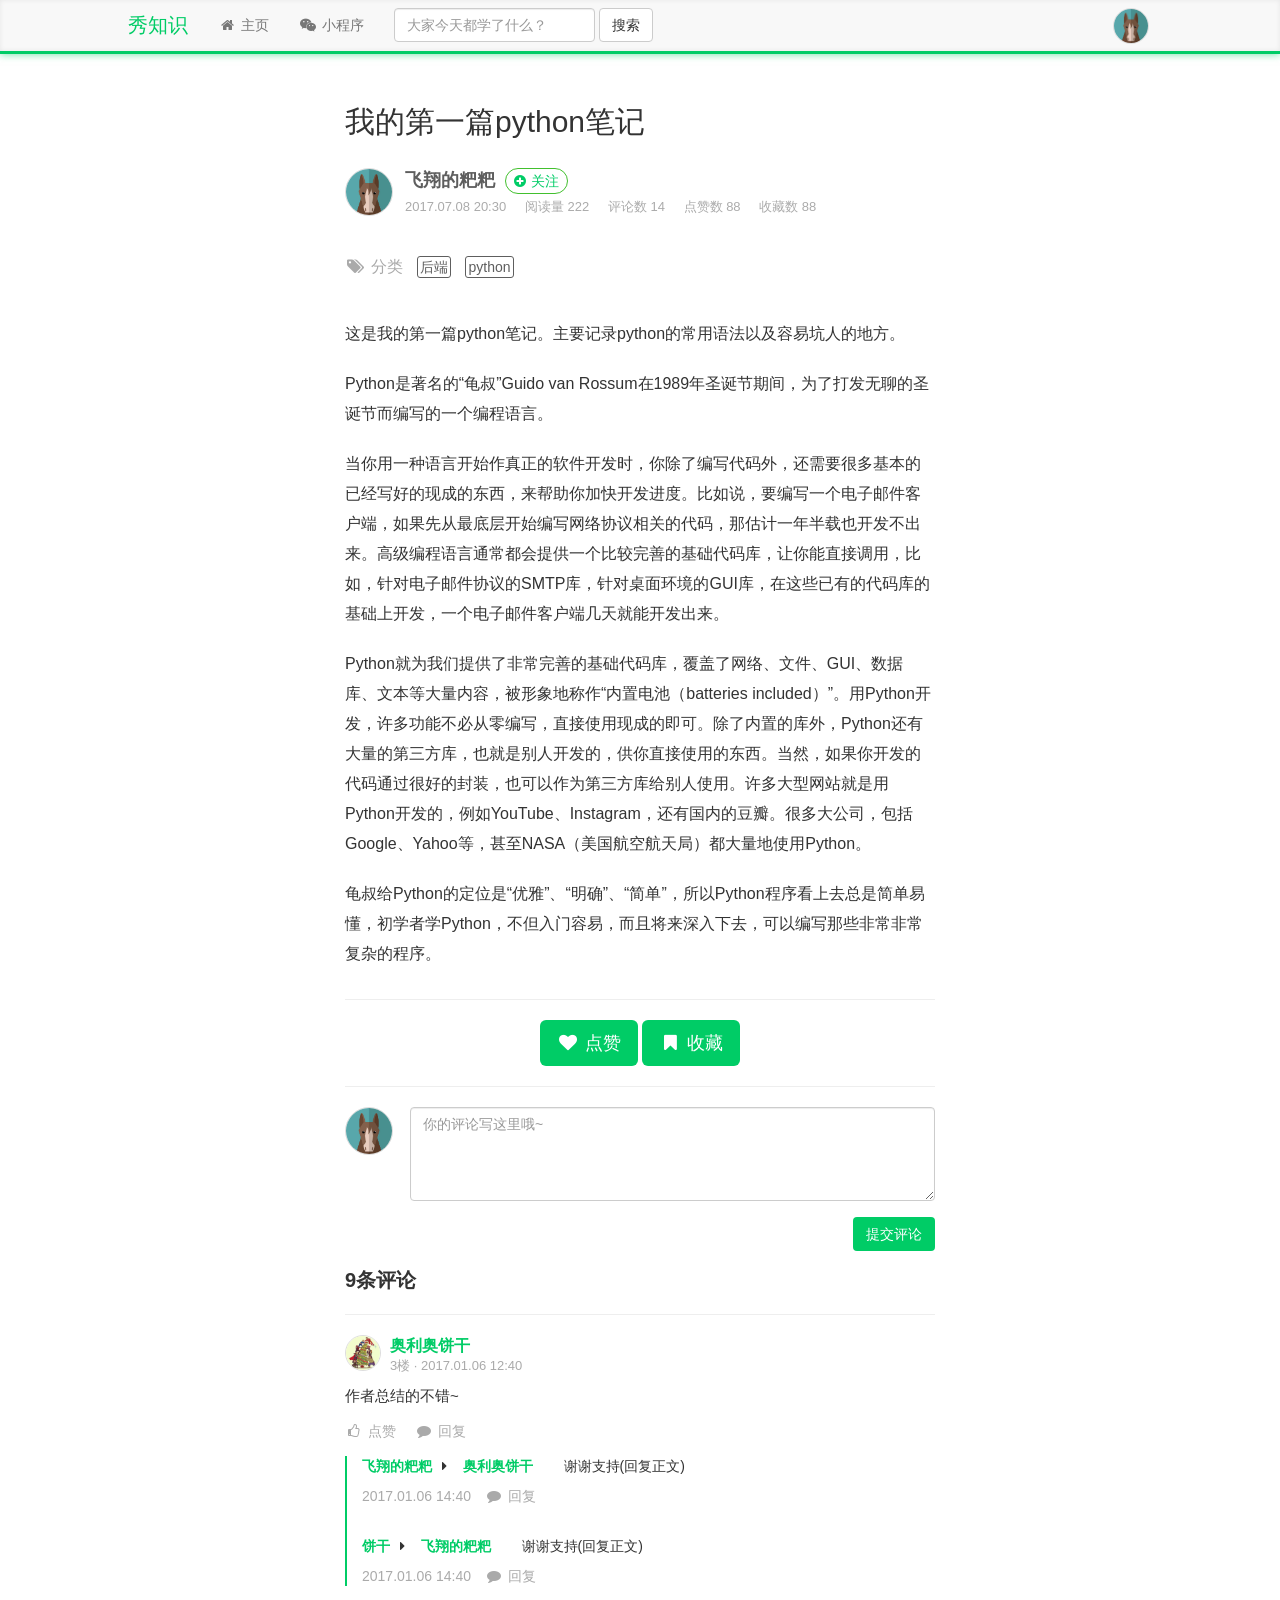
<file: note-page.html>
<!DOCTYPE html>
<html lang="zh-cn">
  <head>
    <meta charset="utf-8">
    <meta http-equiv="X-UA-Compatible" content="IE=edge">
    <meta name="viewport" content="width=device-width, initial-scale=1">
    <title>学习笔记 - 秀知识</title>

    <!-- Bootstrap -->
    <link href="bootstrap-3.3.7-dist/css/bootstrap.min.css" rel="stylesheet">

    <!-- top-bar.css -->
    <link href="css/general-style.css" rel="stylesheet">

    <!-- font-awesome -->
    <link rel="stylesheet" href="font-awesome-4.7.0/css/font-awesome.min.css">

    <!-- HTML5 shim and Respond.js for IE8 support of HTML5 elements and media queries -->
    <!-- WARNING: Respond.js doesn't work if you view the page via file:// -->
    <!--[if lt IE 9]>
      <script src="http://cdn.bootcss.com/html5shiv/3.7.2/html5shiv.min.js"></script>
      <script src="http://cdn.bootcss.com/respond.js/1.4.2/respond.min.js"></script>
    <![endif]-->
  </head>
  <body id="note-page">
    <!--顶部导航条 -->
    <nav class="navbar navbar-default navbar-fixed-top">
      <div class="container-fluid">
        <!-- 响应式 当窗口很小时，会缩小成一个“汉堡”按钮 -->
        <div class="navbar-header">
          <button type="button" class="navbar-toggle collapsed" data-toggle="collapse" data-target="#bs-example-navbar-collapse-1" aria-expanded="false">
            <span class="sr-only">Toggle navigation</span>
            <span class="icon-bar"></span>
            <span class="icon-bar"></span>
            <span class="icon-bar"></span>
          </button>
          <a class="navbar-brand" href="#">秀知识</a>
        </div>

        <!-- Collect the nav links, forms, and other content for toggling -->
        <div class="collapse navbar-collapse" id="bs-example-navbar-collapse-1">
          <ul class="nav navbar-nav">
            <li><a href="index-login.html"><span class="fa fa-home fa-fw"></span>主页</a></li>
            <li><a href="#"><span class="fa fa-wechat fa-fw"></span>小程序</a></li>
          </ul>
          <form class="navbar-form navbar-left">
            <div class="form-group">
              <input type="text" class="form-control" placeholder="大家今天都学了什么？">
            </div>
            <button type="submit" class="btn btn-default">搜索</button>
          </form>
          <ul class="nav navbar-nav navbar-right">
            <!-- 登录注册按钮 -->
            <li>
              <a style="padding:8px 18px 7px 18px" id="dropdownMenu1" data-toggle="dropdown" aria-haspopup="true" aria-expanded="true"><img src="image/user-avatar1.jpg" alt="用户头像-sm" class="avatar-ssm"></a>
              <ul class="dropdown-menu" aria-labelledby="dropdownMenu1">
                <li><a href="personal-page.html" target="_blank"><img src="icon/user.png" alt="icon" style="margin-left:5px;">我的主页</a></li>
                <li><a href="message-page.html" target="_blank"><img src="icon/message.png" alt="icon">消息</a></li>
                <li><a href="setting-page.html" target="_blank"><img src="icon/setting.png" alt="icon">设置</a></li>
                <li role="separator" class="divider"></li>
                <li><a href="index.html"><img src="icon/power.png" alt="icon">退出帐号</a></li>
              </ul>              
            </li>
            <!--
            <li class="dropdown">
              <a href="#" class="dropdown-toggle" data-toggle="dropdown" role="button" aria-haspopup="true" aria-expanded="false">Dropdown <span class="caret"></span></a>
              <ul class="dropdown-menu">
                <li><a href="#">Action</a></li>
                <li><a href="#">Another action</a></li>
                <li><a href="#">Something else here</a></li>
                <li role="separator" class="divider"></li>
                <li><a href="#">Separated link</a></li>
              </ul>
            </li>
            -->
          </ul>
        </div><!-- /.navbar-collapse -->
      </div><!-- /.container-fluid -->
    </nav>

    <!-- 更多推荐页 #intro-user-page -->
    <div class="container main-content">
      <div class="row">
        <div class="col-md-2 blank"></div>
        <div class="col-md-8 main">
          <div class="row">
            <div class="col-md-1 blank"></div>
            <div class="col-md-10">
              <div class="box" id="note-id-001">
                <h2 class="note-title">我的第一篇python笔记</h2>
                <div class="note-info">
                  <a href="personal-page.html" target="_blank"><img src="image/user-avatar1.jpg" alt="用户头像-sm" class="avatar-sm"></a>
                  <a href="personal-page.html" target="_blank" class="user-name">飞翔的粑粑</a>
                  <a class="follow-btn"><span class="fa fa-plus-circle"></span>关注</a>
                  <div class="note-count">
                    <span class="note-date">2017.07.08 20:30</span>
                    <span class="note-read-count">阅读量 <span>222</span></span>
                    <span class="note-comment-count">评论数 <span>14</span></span>
                    <span class="note-like-count">点赞数 <span>88</span></span>
                    <span class="note-collect-count">收藏数 <span>88</span></span>
                  </div>
                </div>
                <div class="note-category">
                  <span><span class="fa fa-tags fa-fw"></span>分类</span>
                  <a href="topic-page.html" target="_blank" class="note-tag">后端</a>
                  <a href="topic-page.html" target="_blank" class="note-tag">python</a>
                </div>
                <div class="note-entity">
                  <p>这是我的第一篇python笔记。主要记录python的常用语法以及容易坑人的地方。</p>
                  <p>Python是著名的“龟叔”Guido van Rossum在1989年圣诞节期间，为了打发无聊的圣诞节而编写的一个编程语言。</p>
                  <p>当你用一种语言开始作真正的软件开发时，你除了编写代码外，还需要很多基本的已经写好的现成的东西，来帮助你加快开发进度。比如说，要编写一个电子邮件客户端，如果先从最底层开始编写网络协议相关的代码，那估计一年半载也开发不出来。高级编程语言通常都会提供一个比较完善的基础代码库，让你能直接调用，比如，针对电子邮件协议的SMTP库，针对桌面环境的GUI库，在这些已有的代码库的基础上开发，一个电子邮件客户端几天就能开发出来。</p>
                  <p>Python就为我们提供了非常完善的基础代码库，覆盖了网络、文件、GUI、数据库、文本等大量内容，被形象地称作“内置电池（batteries included）”。用Python开发，许多功能不必从零编写，直接使用现成的即可。除了内置的库外，Python还有大量的第三方库，也就是别人开发的，供你直接使用的东西。当然，如果你开发的代码通过很好的封装，也可以作为第三方库给别人使用。许多大型网站就是用Python开发的，例如YouTube、Instagram，还有国内的豆瓣。很多大公司，包括Google、Yahoo等，甚至NASA（美国航空航天局）都大量地使用Python。</p>
                  <p>龟叔给Python的定位是“优雅”、“明确”、“简单”，所以Python程序看上去总是简单易懂，初学者学Python，不但入门容易，而且将来深入下去，可以编写那些非常非常复杂的程序。</p>
                </div>
                <hr>
                <div class="note-like-and-collect-btn">
                  <button class="btn btn-lg btn-green like-btn"><span class="fa fa-heart fa-fw"></span>点赞</button>
                  <button class="btn btn-lg btn-green collect-btn"><span class="fa fa-bookmark fa-fw"></span>收藏</button>
                </div>
                <hr>
                <div class="input-comment">
                  <a href="personal-page.html" target="_blank"><img src="image/user-avatar1.jpg" alt="用户头像-sm" class="avatar-sm"></a>
                  <textarea name="input-comment-area" id="input-comment-area" class="form-control" rows="4" placeholder="你的评论写这里哦~"></textarea>
                  <button class="btn btn-green send-comment-btn">提交评论</button>
                </div>
                <div class="comments-list">
                  <div class="comments-list-count">
                    <span>9条评论</span>
                  </div>
                  <hr>
                  <ul>
                    <li id="comment-001">
                      <div class="comment-user">
                        <a href="personal-page.html" target="_blank"><img src="image/user-avatar3.jpg" alt="用户头像-ssm" class="avatar-ssm"></a> 
                        <a href="personal-page.html" target="_blank" class="user-name">奥利奥饼干</a>
                        <div>
                          <span>3楼</span>
                          <span> · </span>
                          <span>2017.01.06 12:40</span>
                        </div>
                      </div>
                      <div class="comment-content">
                        <p>作者总结的不错~</p>
                      </div>
                      <div class="comment-function-btn">
                        <a class="good-btn"><span class="fa fa-thumbs-o-up fa-fw"></span>点赞</a>
                        <a class="reply-btn"><span class="fa fa-comment fa-fw"></span>回复</a>
                      </div>
                      <div class="reply-comment">
                        <ul>
                          <li id="reply-commen-001">
                            <p>
                              <a href="personal-page.html" target="_blank" class="user-name at-who">飞翔的粑粑</a>
                              <span class="fa fa-caret-right fa-fw"></span>
                              <a href="personal-page.html" target="_blank" class="user-name">奥利奥饼干</a>
                              <span class="fa fa-fw"></span>
                              谢谢支持(回复正文)
                            </p>
                            <span>2017.01.06 14:40</span>
                            <a class="reply-btn"><span class="fa fa-comment fa-fw"></span>回复</a>
                          </li>
                          <li id="reply-commen-002">
                            <p>
                              <a href="personal-page.html" target="_blank" class="user-name at-who">饼干</a>
                              <span class="fa fa-caret-right fa-fw"></span>
                              <a href="personal-page.html" target="_blank" class="user-name">飞翔的粑粑</a>
                              <span class="fa fa-fw"></span>
                              谢谢支持(回复正文)
                            </p>
                            <span>2017.01.06 14:40</span>
                            <a class="reply-btn"><span class="fa fa-comment fa-fw"></span>回复</a>
                          </li>
                        </ul>
                        <div class="reply-block">
                          <textarea name='reply-comment-area' id='reply-comment-area' class='form-control' rows='4' placeholder='你的评论写这里哦~'></textarea>
                          <div>
                            <button class='btn btn-green send-reply-btn'>提交回复</button>
                            <button class='btn cancel-reply-btn'>取消</button>
                          </div>
                        </div>
                      </div>
                    </li>
                  </ul>
                </div><!-- comment-list end -->
              </div>              
            </div>
            <div class="col-md-1 blank"></div>
          </div>
        </div>
        <div class="col-md-2 blank"></div>
      </div>
    </div>

    <!-- jQuery (necessary for Bootstrap's JavaScript plugins) -->
    <script src="js/jquery-3.1.1.min.js"></script>
    <!-- Include all compiled plugins (below), or include individual files as needed -->
    <script src="bootstrap-3.3.7-dist/js/bootstrap.min.js"></script>
    <!-- 警告框js -->
    <script src="js/alert.js"></script>
    <!-- 关注按钮切换js -->
    <script src="js/reco-follow-btn-toggle.js"></script>
    <!-- note-page.js -->
    <script src="js/note-page.js"></script>

    <script>
      $(function () { $("[data-toggle='tooltip']").tooltip(); });
    </script>
  </body>
</html>
</file>
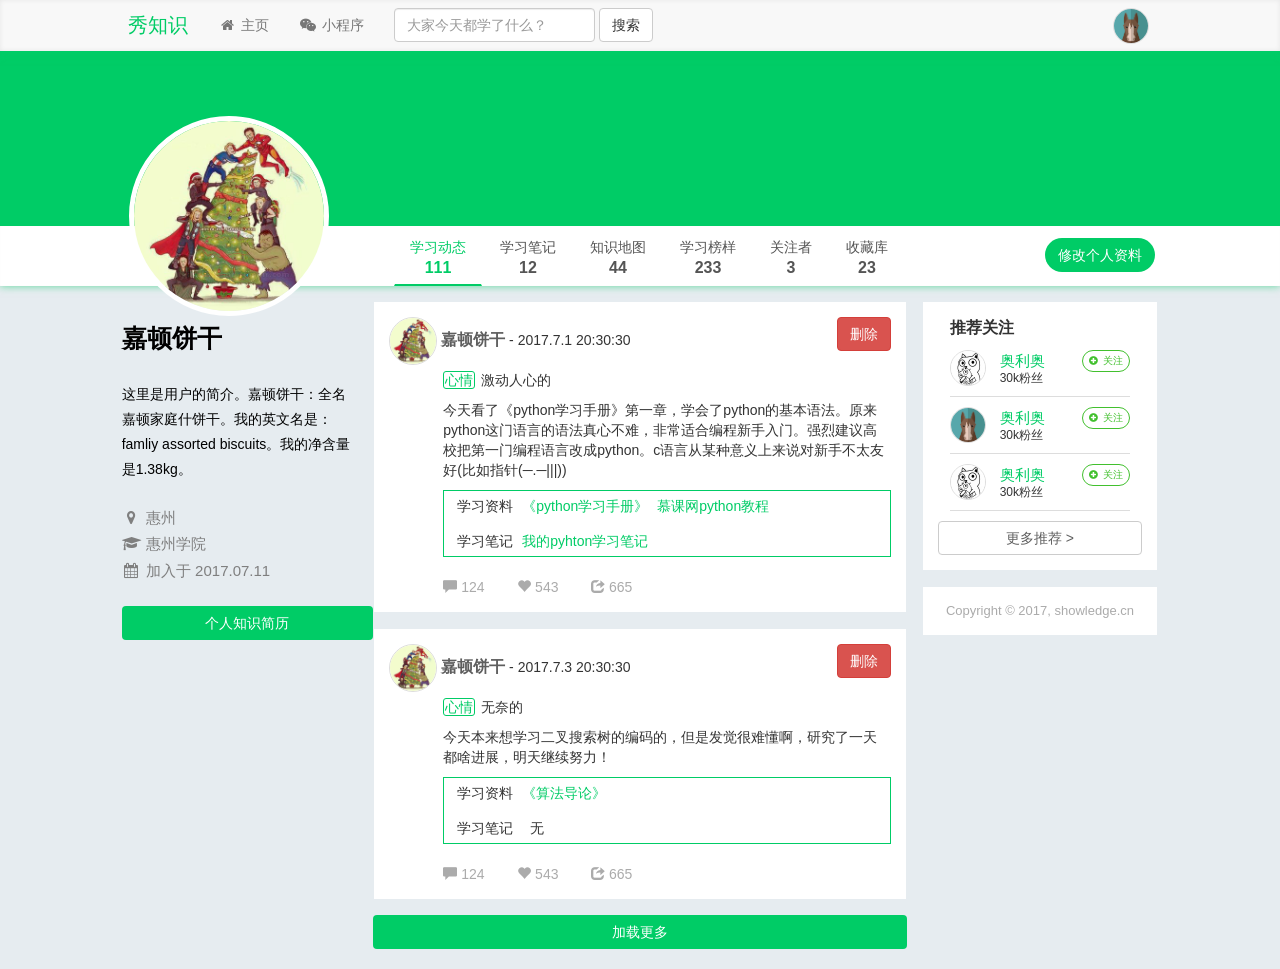
<file: personal-page - 副本.html>
<!DOCTYPE html>
<html lang="zh-cn">
  <head>
    <meta charset="utf-8">
    <meta http-equiv="X-UA-Compatible" content="IE=edge">
    <meta name="viewport" content="width=device-width, initial-scale=1">
    <title>个人主页 - 秀知识</title>

    <!-- Bootstrap -->
    <link href="bootstrap-3.3.7-dist/css/bootstrap.min.css" rel="stylesheet">

    <!-- top-bar.css -->
    <link href="css/general-style.css" rel="stylesheet">

    <!-- font-awesome -->
    <link rel="stylesheet" href="font-awesome-4.7.0/css/font-awesome.min.css">

    <!-- HTML5 shim and Respond.js for IE8 support of HTML5 elements and media queries -->
    <!-- WARNING: Respond.js doesn't work if you view the page via file:// -->
    <!--[if lt IE 9]>
      <script src="http://cdn.bootcss.com/html5shiv/3.7.2/html5shiv.min.js"></script>
      <script src="http://cdn.bootcss.com/respond.js/1.4.2/respond.min.js"></script>
    <![endif]-->
  </head>
  <body id="personal-page" class="my-personal-page">
    <!--顶部导航条 -->
    <nav class="navbar navbar-default navbar-fixed-top">
      <div class="container-fluid">
        <!-- 响应式 当窗口很小时，会缩小成一个“汉堡”按钮 -->
        <div class="navbar-header">
          <button type="button" class="navbar-toggle collapsed" data-toggle="collapse" data-target="#bs-example-navbar-collapse-1" aria-expanded="false">
            <span class="sr-only">Toggle navigation</span>
            <span class="icon-bar"></span>
            <span class="icon-bar"></span>
            <span class="icon-bar"></span>
          </button>
          <a class="navbar-brand" href="personal-page.html">秀知识</a>
        </div>

        <!-- Collect the nav links, forms, and other content for toggling -->
        <div class="collapse navbar-collapse" id="bs-example-navbar-collapse-1">
          <ul class="nav navbar-nav">
            <li><a href="index-login.html"><span class="fa fa-home fa-fw"></span>主页</a></li>
            <li><a href="#"><span class="fa fa-wechat fa-fw"></span>小程序</a></li>
          </ul>
          <form class="navbar-form navbar-left">
            <div class="form-group">
              <input type="text" class="form-control" placeholder="大家今天都学了什么？">
            </div>
            <button type="submit" class="btn btn-default">搜索</button>
          </form>
          <ul class="nav navbar-nav navbar-right">
            <!-- 登录注册按钮 -->
            <li>
              <a style="padding:8px 18px 7px 18px" id="dropdownMenu1" data-toggle="dropdown" aria-haspopup="true" aria-expanded="true"><img src="image/user-avatar1.jpg" alt="用户头像-sm" class="avatar-ssm"></a>
              <ul class="dropdown-menu" aria-labelledby="dropdownMenu1">
                <li><a href="personal-page.html" target="_blank"><img src="icon/user.png" alt="icon" style="margin-left:5px;">我的主页</a></li>
                <li><a href="message-page.html" target="_blank"><img src="icon/message.png" alt="icon">消息</a></li>
                <li><a href="setting-page.html" target="_blank"><img src="icon/setting.png" alt="icon">设置</a></li>
                <li role="separator" class="divider"></li>
                <li><a href="index.html"><img src="icon/power.png" alt="icon">退出帐号</a></li>
              </ul>               
            </li>
            <!--
            <li class="dropdown">
              <a href="#" class="dropdown-toggle" data-toggle="dropdown" role="button" aria-haspopup="true" aria-expanded="false">Dropdown <span class="caret"></span></a>
              <ul class="dropdown-menu">
                <li><a href="#">Action</a></li>
                <li><a href="#">Another action</a></li>
                <li><a href="#">Something else here</a></li>
                <li role="separator" class="divider"></li>
                <li><a href="#">Separated link</a></li>
              </ul>
            </li>
            -->
          </ul>
        </div><!-- /.navbar-collapse -->
      </div><!-- /.container-fluid -->
    </nav>

    <!-- 顶部背景图 -->
    <div id="profile-top-cover">
      <!-- 用户头像 -->
      <a href="personal-page.html"><img src="image/user-avatar3.jpg" alt="用户头像-bg" class="avatar-bg"></a>
    </div>

    <!-- 顶部切换栏 -->
    <div id="profile-top-navbar">
      <ul class="nav nav-tabs" role="tablist">
        <li role="presentation" class="active"><a href="#study-act" aria-controls="act" role="tab" data-toggle="tab">学习动态<span>111</span></a></li>
        <li role="presentation"><a href="#study-note" aria-controls="study-note" role="tab" data-toggle="tab">学习笔记<span>12</span></a></li>
        <li role="presentation"><a href="#study-map" aria-controls="study-map" role="tab" data-toggle="tab">知识地图<span>44</span></a></li>
        <li role="presentation"><a href="#study-idol" aria-controls="study-idol" role="tab" data-toggle="tab">学习榜样<span>233</span></a></li>
        <li role="presentation"><a href="#study-watcher" aria-controls="study-watcher" role="tab" data-toggle="tab">关注者<span>3</span></a></li>
        <li role="presentation"><a href="#collection" aria-controls="collection" role="tab" data-toggle="tab">收藏库<span>23</span></a></li>
        <li id="edit-profile-btn"><button class="btn btn-green"><a href="setting-page.html" target="_blank">修改个人资料</a></button></li>
      </ul>  
    </div>
    <!-- 个人主页 #personal-page -->
    <div class="container-fluid main-content">      
      <div class="row">
        <div class="col-md-1 blank"></div>
        <div class="col-md-10 main">
          <div class="row">
            <!-- 个人资料 -->
            <div class="col-md-3 user-profile">
              <a href="personal-page.html" class="user-name">嘉顿饼干</a>
              <p class="user-summary">这里是用户的简介。嘉顿饼干：全名嘉顿家庭什饼干。我的英文名是：famliy assorted biscuits。我的净含量是1.38kg。</p>
              <div id="user-address"><span class="fa fa-map-marker fa-fw"></span>惠州</div>
              <div id="user-graduation"><span class="fa fa-graduation-cap fa-fw"></span>惠州学院</div>
              <div id="user-join-date"><span class="fa fa-calendar fa-fw"></span>加入于 <span>2017.07.11</span></div>
              <a href="resume-page.html" id="user-resume-btn" target="_blank"><button class="btn btn-green">个人知识简历</button></a>
            </div>

            <!-- 动态、笔记、地图、关注等 -->
            <div class="col-md-6 tab-content" style="padding-left:0;padding-right:0;">
              <div role="tabpanel" class="tab-pane active" id="study-act">
                <ul>
                  <li class="box" id="my-act-001">
                    <button class="btn btn-danger delete-btn" style="float:right;">删除</button>
                    <div class="user-info">
                      <div class="user-avatar">
                        <a href="personal-page.html"><img src="image/user-avatar3.jpg" alt="用户头像-sm" class="avatar-sm"></a>
                        <a href="personal-page.html" class="user-name">嘉顿饼干</a>
                        <span> - </span>
                        <span class="user-act-time">2017.7.1 20:30:30</span>
                      </div>
                      <div class="user-mood">
                        <span>心情</span>
                        <span>激动人心的</span>
                      </div>
                    </div>
                    <div class="user-act">
                      今天看了《python学习手册》第一章，学会了python的基本语法。原来python这门语言的语法真心不难，非常适合编程新手入门。强烈建议高校把第一门编程语言改成python。c语言从某种意义上来说对新手不太友好(比如指针(─.─|||))
                    </div>
                    <div class="user-library">
                      <div class="xxzl">
                        <span>学习资料</span>
                        <a  href="https://www.amazon.cn/s?ie=UTF8&search-type=ss&index=books&field-keywords=python%D1%A7%CF%B0%CA%D6%B2%E1&tag=baiduiclickcn-23&ref=pz_ic_Book_1731_208" target="_blank">《python学习手册》</a>
                        <a href="http://www.imooc.com/course/list?c=python" target="_blank">慕课网python教程</a>
                      </div> 
                      <div class="xxbj">
                        <span>学习笔记</span>
                        <a href="note-page.html" class="user-note-entrance" target="_blank" class="user-note-entrance">我的pyhton学习笔记</a>
                      </div>              
                    </div>
                    <div class="act-info">
                      <div class="comments-count" data-toggle="modal" data-target="#comment-modal">
                        <span class="glyphicon glyphicon-comment"></span>
                        <span>124</span>
                      </div>
                      <div class="like-count">
                        <span class="glyphicon glyphicon-heart"></span>
                        <span>543</span>
                      </div>
                      <div class="share-count">
                        <span class="glyphicon glyphicon-share"></span>
                        <span>665</span>
                      </div>                      
                    </div>
                  </li>
                  <li class="box" id="my-act-002">
                    <button class="btn btn-danger delete-btn" style="float:right;">删除</button>
                    <div class="user-info">
                      <div class="user-avatar">
                        <a href="personal-page.html"><img src="image/user-avatar3.jpg" alt="用户头像-sm" class="avatar-sm"></a>
                        <a href="personal-page.html" class="user-name">嘉顿饼干</a>
                        <span> - </span>
                        <span class="user-act-time">2017.7.3 20:30:30</span>
                      </div>
                      <div class="user-mood">
                        <span>心情</span>
                        <span>无奈的</span>
                      </div>
                    </div>
                    <div class="user-act">
                      今天本来想学习二叉搜索树的编码的，但是发觉很难懂啊，研究了一天都啥进展，明天继续努力！
                    </div>
                    <div class="user-library">
                      <div class="xxzl">
                        <span>学习资料</span>
                        <a href="https://www.amazon.cn/%E7%AE%97%E6%B3%95%E5%AF%BC%E8%AE%BA-Thomas-H-Cormen/dp/B00AK7BYJY/ref=sr_1_1?s=books&ie=UTF8&qid=1502002841&sr=1-1&keywords=%E7%AE%97%E6%B3%95%E5%AF%BC%E8%AE%BA" target="_blank">《算法导论》</a>
                      </div> 
                      <div class="xxbj">
                        <span>学习笔记</span>
                        <span>无</span>   
                      </div>              
                    </div>
                    <div class="act-info">
                      <div class="comments-count" data-toggle="modal" data-target="#comment-modal">
                        <span class="glyphicon glyphicon-comment"></span>
                        <span>124</span>
                      </div>
                      <div class="like-count">
                        <span class="glyphicon glyphicon-heart"></span>
                        <span>543</span>
                      </div>
                      <div class="share-count">
                        <span class="glyphicon glyphicon-share"></span>
                        <span>665</span>
                      </div>                      
                    </div>
                  </li>
                </ul>
                <button class="btn btn-green load-more load-more-act">加载更多</button>               
              </div>
              <div role="tabpanel" class="tab-pane" id="study-note">
                <ul>
                  <li class="box" id="my-note-001">
                    <button class="btn btn-danger delete-btn" style="float:right; margin-left:10px;">删除</button>
                    <button class="btn btn-info edit-note-btn" style="float:right;"><a href="edit-note-page.html" style="display:inline;color: white;text-decoration: none;">编辑笔记</a></button>
                    <div class="user-info">
                      <div class="user-avatar">
                        <a href="personal-page.html"><img src="image/user-avatar3.jpg" alt="用户头像-sm" class="avatar-sm"></a>
                        <a href="personal-page.html" class="user-name">嘉顿饼干</a>
                        <span> - </span>
                        <span class="user-act-time">2017.7.3 20:30:30</span>
                      </div>
                    </div>  
                    <a href="note-page.html" target="_blank" class="note-title-sm">Today I Learn</a>
                    <p class="note-content">
                      This week, Washington state became the fifth state in the country to provide paid family and medical leave to workers – and it’s one of the best plans yet. Employees will get 12 weeks of paid family leave when they have a baby and 12 weeks of medical leave to care for themselves or sick family members. 
                    </p>
                    <a href="note-page.html" target="_blank" class="more-detail-btn">详细内容 > </a>
                    <div class="act-info">
                      <div class="comments-count" data-toggle="modal" data-target="#comment-modal">
                        <span class="glyphicon glyphicon-comment"></span>
                        <span>124</span>
                      </div>
                      <div class="like-count">
                        <span class="glyphicon glyphicon-heart"></span>
                        <span>543</span>
                      </div>
                      <div class="collection-count">
                          <span class="fa fa-bookmark"></span>
                          <span>665</span>
                        </div> 
                      <div class="share-count">
                        <span class="glyphicon glyphicon-share"></span>
                        <span>665</span>
                      </div>                      
                    </div>                      
                  </li>
                  <li class="box" id="my-note-002">
                    <button class="btn btn-danger delete-btn" style="float:right; margin-left:10px;">删除</button>
                    <button class="btn btn-info edit-note-btn" style="float:right;"><a href="edit-note-page.html" style="display:inline;color: white;text-decoration: none;">编辑笔记</a></button>
                     <div class="user-info">
                      <div class="user-avatar">
                        <a href="personal-page.html"><img src="image/user-avatar3.jpg" alt="用户头像-sm" class="avatar-sm"></a>
                        <a href="personal-page.html" class="user-name">嘉顿饼干</a>
                        <span> - </span>
                        <span class="user-act-time">2017.7.3 20:30:30</span>
                      </div>
                    </div>  
                    <a href="note-page.html" target="_blank" class="note-title-sm">我只是一个测试标题</a>
                    <p class="note-content">
                      我是一篇测试文章我是一篇测试文章我是一篇测试文章我是一篇测试文章我是一篇测试文章我是一篇测试文章我是一篇测试文章我是一篇测试文章我是一篇测试文章我是一篇测试文章 
                    </p>
                    <a href="note-page.html" target="_blank" class="more-detail-btn">详细内容 > </a>
                    <div class="act-info">
                      <div class="comments-count"  data-toggle="modal" data-target="#comment-modal">
                        <span class="glyphicon glyphicon-comment"></span>
                        <span>124</span>
                      </div>
                      <div class="like-count">
                        <span class="glyphicon glyphicon-heart"></span>
                        <span>543</span>
                      </div>
                      <div class="collection-count">
                          <span class="fa fa-bookmark"></span>
                          <span>665</span>
                        </div> 
                      <div class="share-count">
                        <span class="glyphicon glyphicon-share"></span>
                        <span>665</span>
                      </div>                      
                    </div>                                          
                  </li>
                </ul>
                <button class="btn btn-green load-more load-more-note">加载更多</button>
              </div>
              <div role="tabpanel" class="tab-pane" id="study-map">
                <ul>
                    <li class="box" id="my-map-001">
                      <div class="user-info">
                        <div class="user-avatar">
                          <a href="personal-page.html"><img src="image/user-avatar3.jpg" alt="用户头像-sm" class="avatar-sm"></a>
                          <a href="personal-page.html" class="user-name">嘉顿饼干</a>
                          <span> - </span>
                          <span class="user-act-time">2017.7.3 20:30:30</span>
                        </div>
                      </div>
                      <a href="user-mindmap.html" target="_blank" class="map-title-sm">python学习重点知识谱图</a>
                      <div class="map-keyword">
                        <span><span class="fa fa-tags fa-fw"></span>关键词</span>
                        <a href="topic-page.html" class="keyword" target="_blank">前端</a>
                        <a href="topic-page.html" class="keyword" target="_blank">html</a>
                        <a href="topic-page.html" class="keyword" target="_blank">css</a>
                        <a href="topic-page.html" class="keyword" target="_blank">javascript</a>
                        <span>...</span>
                      </div>
                      <div class="act-info">
                        <div class="comments-count" data-toggle="modal" data-target="#comment-modal">
                          <span class="glyphicon glyphicon-comment"></span>
                          <span>124</span>
                        </div>
                        <div class="like-count">
                          <span class="glyphicon glyphicon-heart"></span>
                          <span>543</span>
                        </div>
                        <div class="collection-count">
                          <span class="fa fa-bookmark"></span>
                          <span>665</span>
                        </div>                      
                      </div>
                    </li>
                    <li class="box" id="my-map-002">
                      <div class="user-info">
                        <div class="user-avatar">
                          <a href="personal-page.html" target="_blank"><img src="image/user-avatar3.jpg" alt="用户头像-sm" class="avatar-sm"></a>
                          <a href="personal-page.html" target="_blank" class="user-name">嘉顿饼干</a>
                          <span> - </span>
                          <span class="user-act-time">2017.7.3 20:30:30</span>
                        </div>
                      </div>
                      <a href="user-mindmap.html" target="_blank" class="map-title-sm">前端知识谱图</a>
                      <div class="map-keyword">
                        <span><span class="fa fa-tags fa-fw"></span>关键词</span>
                        <a href="topic-page.html" class="keyword" target="_blank">前端</a>
                        <a href="topic-page.html" class="keyword" target="_blank">html</a>
                        <a href="topic-page.html" class="keyword" target="_blank">css</a>
                        <a href="topic-page.html" class="keyword" target="_blank">javascript</a>
                        <span>...</span>
                      </div>
                      <div class="act-info">
                        <div class="comments-count" data-toggle="modal" data-target="#comment-modal">
                          <span class="glyphicon glyphicon-comment"></span>
                          <span>124</span>
                        </div>
                        <div class="like-count">
                          <span class="glyphicon glyphicon-heart"></span>
                          <span>543</span>
                        </div>
                        <div class="collection-count">
                          <span class="fa fa-bookmark"></span>
                          <span>665</span>
                        </div>                      
                      </div>                 
                    </li>                    
                </ul>
                <button class="btn btn-green load-more load-more-map">加载更多</button>  
              </div>
              <div role="tabpanel" class="tab-pane" id="study-idol">
                <ul>
                  <li class="box" id="idol-001">
                    <a href="personal-page.html"><img src="image/user-avatar1.jpg" alt="用户头像-sm" class="avatar-sm"></a>
                    <a href="personal-page.html" class="user-name">奥利奥</a>
                    <p class="user-summary">扭一扭、舔一舔、泡一泡。嗯~</p>
                    <a class="follow-btn not-follow">已关注</a>
                  </li>
                  <li class="box" id="idol-002">
                    <a href="personal-page.html"><img src="image/user-avatar2.jpg" alt="用户头像-sm" class="avatar-sm"></a>
                    <a href="personal-page.html" class="user-name">飞翔的粑粑</a>
                    <p class="user-summary">萌新程序员~努力学习中！</p>
                    <a class="follow-btn not-follow">已关注</a>
                  </li>
                  <li class="box" id="idol-003">
                    <a href="personal-page.html"><img src="image/user-avatar3.jpg" alt="用户头像-sm" class="avatar-sm"></a>
                    <a href="personal-page.html" class="user-name">脆脆鲨</a>
                    <p class="user-summary">Make the world a better place~</p>
                    <a class="follow-btn not-follow">已关注</a>
                  </li>                  
                </ul>
                <button class="btn btn-green load-more load-more-idol">加载更多</button>
              </div>
              <div role="tabpanel" class="tab-pane" id="study-watcher">
                <ul>
                  <li class="box" id="watcher-001">
                    <a href="personal-page.html"><img src="image/user-avatar1.jpg" alt="用户头像-sm" class="avatar-sm"></a>
                    <a href="personal-page.html" class="user-name">奥利奥</a>
                    <p class="user-summary">扭一扭、舔一舔、泡一泡。嗯~</p>
                    <a class="follow-btn"><span class='fa fa-plus-circle'></span>关注</a>
                  </li>
                  <li class="box" id="watcher-002">
                    <a href="personal-page.html"><img src="image/user-avatar2.jpg" alt="用户头像-sm" class="avatar-sm"></a>
                    <a href="personal-page.html" class="user-name">飞翔的粑粑</a>
                    <p class="user-summary">萌新程序员~努力学习中！</p>
                    <a class="follow-btn"><span class='fa fa-plus-circle'></span>关注</a>
                  </li>
                  <li class="box" id="iwatcher-003">
                    <a href="personal-page.html"><img src="image/user-avatar3.jpg" alt="用户头像-sm" class="avatar-sm"></a>
                    <a href="personal-page.html" class="user-name">脆脆鲨</a>
                    <p class="user-summary">Make the world a better place~</p>
                    <a class="follow-btn"><span class='fa fa-plus-circle'></span>关注</a>
                  </li>                  
                </ul>
                <button class="btn btn-green load-more load-more-watcher">加载更多</button>
              </div>  
              <div role="tabpanel" class="tab-pane" id="collection">
                <!-- 标签切换按钮 -->
                <ul class="nav nav-tabs" role="tablist">
                  <li role="presentation" class="active"><a href="#note-collection" aria-controls="profile" role="tab" data-toggle="tab">笔记收藏</a></li>
                  <li role="presentation"><a href="#map-collection" aria-controls="messages" role="tab" data-toggle="tab">地图收藏</a></li>
                </ul>

                <!-- 笔记收藏、地图收藏内容 -->
                <div class="tab-content">
                  <div role="tabpanel" class="tab-pane active" id="note-collection">
                    <ul>
                      <li class="box" id="collection-note-001">
                        <button class="btn collection-btn btn-success btn-danger">取消收藏</button>
                        <div class="user-info">
                          <div class="user-avatar">
                            <a href="personal-page.html"><img src="image/user-avatar2.jpg" alt="用户头像-sm" class="avatar-sm"></a>
                            <a href="personal-page.html" class="user-name">飞翔的便便</a>
                            <span> - </span>
                            <span class="user-act-time">2017.7.3 20:30:30</span>
                          </div>
                        </div>
                        <a href="note-page.html" target="_blank" class="note-title-sm">Today I Learn</a>
                        <p class="note-content">
                          This week, Washington state became the fifth state in the country to provide paid family and medical leave to workers – and it’s one of the best plans yet. Employees will get 12 weeks of paid family leave when they have a baby and 12 weeks of medical leave to care for themselves or sick family members. 
                        </p>
                        <a href="note-page.html" target="_blank" class="more-detail-btn">详细内容 > </a>
                        <div class="act-info">
                          <div class="comments-count" data-toggle="modal" data-target="#comment-modal">
                            <span class="glyphicon glyphicon-comment"></span>
                            <span>124</span>
                          </div>
                          <div class="like-count">
                            <span class="glyphicon glyphicon-heart"></span>
                            <span>543</span>
                          </div>
                          <div class="share-count">
                            <span class="glyphicon glyphicon-share"></span>
                            <span>665</span>
                          </div>                      
                        </div>                      
                      </li>                  
                    </ul>
                    <button class="btn btn-green load-more load-more-collection">加载更多</button>
                  </div>
                  <div role="tabpanel" class="tab-pane" id="map-collection">
                    <ul>
                      <li class="box" id="collection-map-001">
                        <button class="btn collection-btn btn-success btn-danger">取消收藏</button>
                        <div class="user-info">
                          <div class="user-avatar">
                            <a href="personal-page.html"><img src="image/user-avatar3.jpg" alt="用户头像-sm" class="avatar-sm"></a>
                            <a href="personal-page.html" class="user-name">嘉顿饼干</a>
                            <span> - </span>
                            <span class="user-act-time">2017.7.3 20:30:30</span>
                          </div>
                        </div>
                        <a href="user-mindmap.html" target="_blank" class="map-title-sm">前端知识谱图</a>
                        <div class="map-keyword">
                          <span><span class="fa fa-tags fa-fw"></span>关键词</span>
                          <a href="topic-page.html" class="keyword" target="_blank">前端</a>
                          <a href="topic-page.html" class="keyword" target="_blank">html</a>
                          <a href="topic-page.html" class="keyword" target="_blank">css</a>
                          <a href="topic-page.html" class="keyword" target="_blank">javascript</a>
                          <span>...</span>
                        </div>
                        <div class="act-info">
                          <div class="comments-count" data-toggle="modal" data-target="#comment-modal">
                            <span class="glyphicon glyphicon-comment"></span>
                            <span>124</span>
                          </div>
                          <div class="like-count">
                            <span class="glyphicon glyphicon-heart"></span>
                            <span>543</span>
                          </div>
                          <div class="share-count">
                            <span class="fa fa-bookmark"></span>
                            <span>665</span>
                          </div>                      
                        </div>
                      </li>                  
                    </ul>
                    <button class="btn btn-green load-more load-more-collection">加载更多</button>            
                  </div>
                </div>
              </div>                            
            </div>

            <div class="col-md-3" id="right-reco">
              <div class="box reco-xb">
                <span>推荐关注</span>
                <ul class="xb-list">
                  <li>
                    <a href="personal-page.html" target="_blank"><img src="image/user-avatar2.jpg" alt="用户头像-ssm" class="avatar-ssm"></a>
                    <a class="follow-btn"><span class='fa fa-plus-circle'></span>关注</a>
                    <a href="personal-page.html" target="_blank" class="reco-user-name">奥利奥</a>
                    <p>30k粉丝</p>
                  </li>
                  <li>
                    <a href="personal-page.html" target="_blank"><img src="image/user-avatar1.jpg" alt="用户头像-ssm" class="avatar-ssm"></a>
                    <a class="follow-btn"><span class='fa fa-plus-circle'></span>关注</a>
                    <a href="personal-page.html" target="_blank" class="reco-user-name">奥利奥</a>
                    <p>30k粉丝</p>
                  </li>
                  <li>
                    <a href="personal-page.html" target="_blank"><img src="image/user-avatar2.jpg" alt="用户头像-ssm" class="avatar-ssm"></a>
                    <a class="follow-btn"><span class='fa fa-plus-circle'></span>关注</a>
                    <a href="personal-page.html" target="_blank" class="reco-user-name">奥利奥</a>
                    <p>30k粉丝</p>
                  </li>                                     
                </ul>
                <button class="btn btn-default more-recommend-writer"><a href="intro-user-page.html" target="_blank" style="text-decoration:none;">更多推荐 ></a> </button> 
              </div>
              <!-- 页脚 -->
              <div class="box page-footer">
                Copyright © 2017, showledge.cn
              </div>
            </div><!-- 右边推荐栏end -->
          </div>
        </div>
        <div class="col-md-1 blank"></div>
      </div>
    </div>

    <!-- 评论窗口模态框 -->
    <div class="modal fade" id="comment-modal" tabindex="-1" role="dialog" aria-labelledby="exampleModalLabel">
      <div class="modal-dialog" role="document">
        <div class="modal-content">
          <div class="modal-header">
            <button type="button" class="close" data-dismiss="modal" aria-label="Close"><span aria-hidden="true">&times;</span></button>
            <h4 class="modal-title" id="exampleModalLabel">评论<span>(10)</span></h4>
          </div>
          <div class="modal-body">
            <a href="personal-page.html"><img src="image/user-avatar1.jpg" alt="用户头像-sm" class="avatar-sm"></a>
            <textarea name="comment-box" id="comment-box" class="form-control" rows="4"></textarea>
            <button class="btn btn-green comment-enter">评论</button>
          </div>
          <div class="modal-footer" style="text-align:left;">
            <ul class="comment-list">
              <li id="comment-001">
                <div class="user-info">
                  <a href="personal-page.html"><img src="image/user-avatar1.jpg" alt="用户头像-sm" class="avatar-ssm"></a>
                  <a href="personal-page.html" class="user-name">飞翔的便便</a>
                  <span> - </span>
                  <span class="user-act-time">2017.7.3 20:30:30</span>
                </div>
                <p class="comment-content">
                  加油！
                </p>
                <div class="comment-info">
                  <span class="glyphicon glyphicon-thumbs-up">123</span>
                </div>
              </li>
              <li id="comment-002">
                <div class="user-info">
                  <a href="personal-page.html"><img src="image/user-avatar2.jpg" alt="用户头像-sm" class="avatar-ssm"></a>
                  <a href="personal-page.html" class="user-name">飞翔的便便</a>
                  <span> - </span>
                  <span class="user-act-time">2017.7.3 20:30:30</span>
                </div>
                <p class="comment-content">
                  加油！
                </p>
                <div class="comment-info">
                  <span class="glyphicon glyphicon-thumbs-up">123</span>
                </div>                
              </li>
              <li id="comment-003">
                <div class="user-info">
                  <a href="personal-page.html"><img src="image/user-avatar1.jpg" alt="用户头像-sm" class="avatar-ssm"></a>
                  <a href="personal-page.html" class="user-name">飞翔的便便</a>
                  <span> - </span>
                  <span class="user-act-time">2017.7.3 20:30:30</span>
                </div>
                <p class="comment-content">
                  加油！
                </p>
                <div class="comment-info">
                  <span class="glyphicon glyphicon-thumbs-up">123</span>
                </div>                
              </li>
            </ul>
          </div>
        </div>
      </div>
    </div>



    <!-- jQuery (necessary for Bootstrap's JavaScript plugins) -->
    <script src="js/jquery-3.1.1.min.js"></script>
    <!-- Include all compiled plugins (below), or include individual files as needed -->
    <script src="bootstrap-3.3.7-dist/js/bootstrap.min.js"></script>
    <!-- 警告框js -->
    <script src="js/alert.js"></script>
    <!-- 页面右边推荐栏的关注按钮切换js -->
    <script src="js/reco-follow-btn-toggle.js"></script>
    <!-- counts-active.js -->
    <script src="js/counts-active.js"></script>
    <!-- personal-page.html -->
    <script src="js/personal-page.js"></script>
    <!-- commit-enter.js -->
    <script src="js/comment-enter.js"></script>    
    
    <script>
      $(function () { $("[data-toggle='tooltip']").tooltip(); });
    </script>
  </body>
</html>
</file>
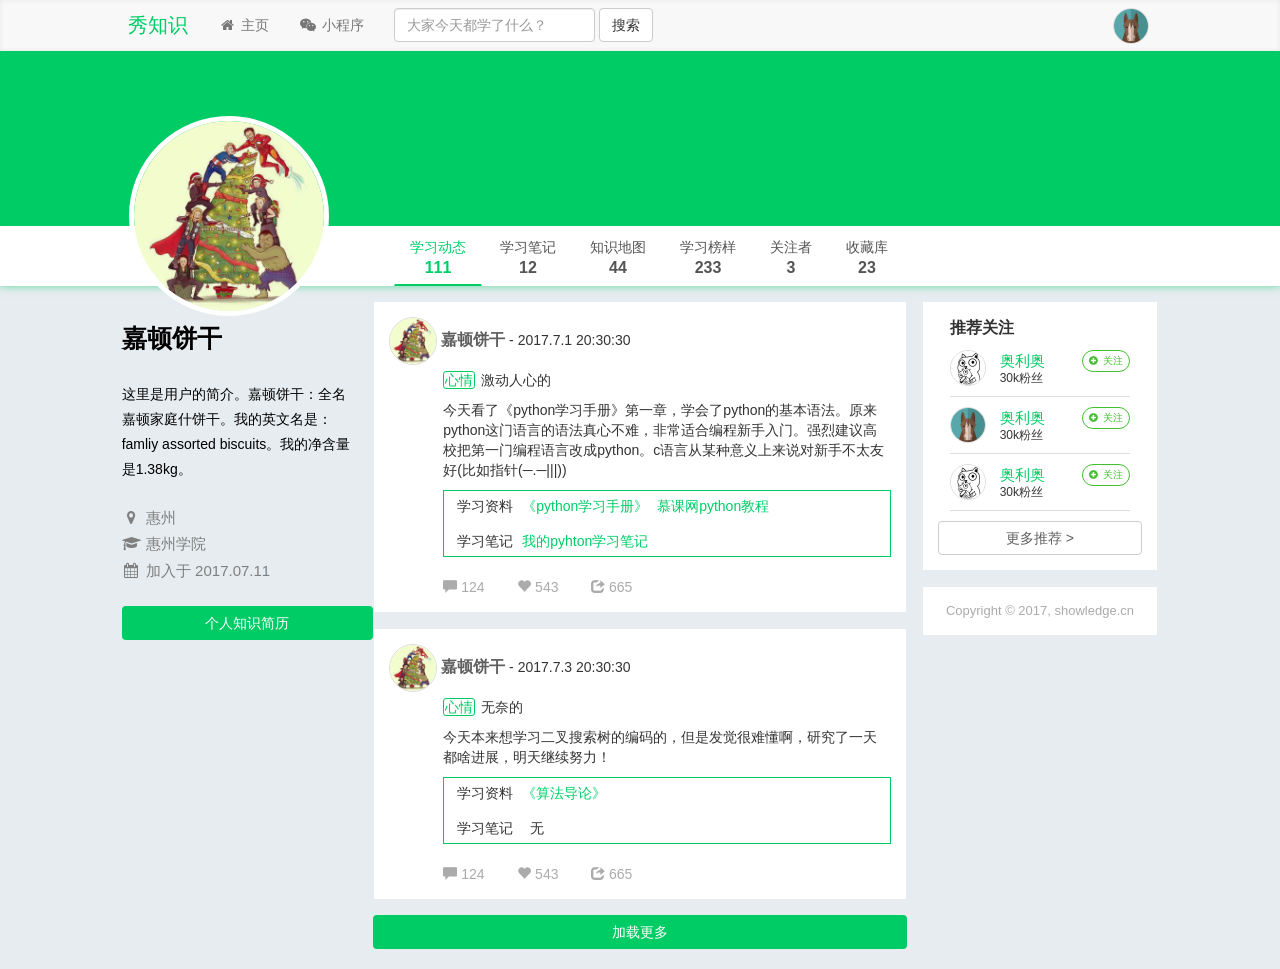
<file: personal-page-other.html>
<!DOCTYPE html>
<html lang="zh-cn">
  <head>
    <meta charset="utf-8">
    <meta http-equiv="X-UA-Compatible" content="IE=edge">
    <meta name="viewport" content="width=device-width, initial-scale=1">
    <title>个人主页 - 秀知识</title>

    <!-- Bootstrap -->
    <link href="bootstrap-3.3.7-dist/css/bootstrap.min.css" rel="stylesheet">

    <!-- top-bar.css -->
    <link href="css/general-style.css" rel="stylesheet">

    <!-- font-awesome -->
    <link rel="stylesheet" href="font-awesome-4.7.0/css/font-awesome.min.css">

    <!-- HTML5 shim and Respond.js for IE8 support of HTML5 elements and media queries -->
    <!-- WARNING: Respond.js doesn't work if you view the page via file:// -->
    <!--[if lt IE 9]>
      <script src="http://cdn.bootcss.com/html5shiv/3.7.2/html5shiv.min.js"></script>
      <script src="http://cdn.bootcss.com/respond.js/1.4.2/respond.min.js"></script>
    <![endif]-->
  </head>
  <body id="personal-page">
    <!--顶部导航条 -->
    <nav class="navbar navbar-default navbar-fixed-top">
      <div class="container-fluid">
        <!-- 响应式 当窗口很小时，会缩小成一个“汉堡”按钮 -->
        <div class="navbar-header">
          <button type="button" class="navbar-toggle collapsed" data-toggle="collapse" data-target="#bs-example-navbar-collapse-1" aria-expanded="false">
            <span class="sr-only">Toggle navigation</span>
            <span class="icon-bar"></span>
            <span class="icon-bar"></span>
            <span class="icon-bar"></span>
          </button>
          <a class="navbar-brand" href="personal-page.html">秀知识</a>
        </div>

        <!-- Collect the nav links, forms, and other content for toggling -->
        <div class="collapse navbar-collapse" id="bs-example-navbar-collapse-1">
          <ul class="nav navbar-nav">
            <li><a href="index-login.html"><span class="fa fa-home fa-fw"></span>主页</a></li>
            <li><a href="#"><span class="fa fa-wechat fa-fw"></span>小程序</a></li>
          </ul>
          <form class="navbar-form navbar-left">
            <div class="form-group">
              <input type="text" class="form-control" placeholder="大家今天都学了什么？">
            </div>
            <button type="submit" class="btn btn-default">搜索</button>
          </form>
          <ul class="nav navbar-nav navbar-right">
            <!-- 登录注册按钮 -->
            <li>
              <a style="padding:8px 18px 7px 18px" id="dropdownMenu1" data-toggle="dropdown" aria-haspopup="true" aria-expanded="true"><img src="image/user-avatar1.jpg" alt="用户头像-sm" class="avatar-ssm"></a>
              <ul class="dropdown-menu" aria-labelledby="dropdownMenu1">
                <li><a href="personal-page.html" target="_blank"><img src="icon/user.png" alt="icon" style="margin-left:5px;">我的主页</a></li>
                <li><a href="message-page.html" target="_blank"><img src="icon/message.png" alt="icon">消息</a></li>
                <li><a href="setting-page.html" target="_blank"><img src="icon/setting.png" alt="icon">设置</a></li>
                <li role="separator" class="divider"></li>
                <li><a href="index.html"><img src="icon/power.png" alt="icon">退出帐号</a></li>
              </ul>               
            </li>
            <!--
            <li class="dropdown">
              <a href="#" class="dropdown-toggle" data-toggle="dropdown" role="button" aria-haspopup="true" aria-expanded="false">Dropdown <span class="caret"></span></a>
              <ul class="dropdown-menu">
                <li><a href="#">Action</a></li>
                <li><a href="#">Another action</a></li>
                <li><a href="#">Something else here</a></li>
                <li role="separator" class="divider"></li>
                <li><a href="#">Separated link</a></li>
              </ul>
            </li>
            -->
          </ul>
        </div><!-- /.navbar-collapse -->
      </div><!-- /.container-fluid -->
    </nav>

    <!-- 顶部背景图 -->
    <div id="profile-top-cover">
      <!-- 用户头像 -->
      <a href="personal-page.html"><img src="image/user-avatar3.jpg" alt="用户头像-bg" class="avatar-bg"></a>
    </div>

    <!-- 顶部切换栏 -->
    <div id="profile-top-navbar">
      <ul class="nav nav-tabs" role="tablist">
        <li role="presentation" class="active"><a href="#study-act" aria-controls="act" role="tab" data-toggle="tab">学习动态<span>111</span></a></li>
        <li role="presentation"><a href="#study-note" aria-controls="study-note" role="tab" data-toggle="tab">学习笔记<span>12</span></a></li>
        <li role="presentation"><a href="#study-map" aria-controls="study-map" role="tab" data-toggle="tab">知识地图<span>44</span></a></li>
        <li role="presentation"><a href="#study-idol" aria-controls="study-idol" role="tab" data-toggle="tab">学习榜样<span>233</span></a></li>
        <li role="presentation"><a href="#study-watcher" aria-controls="study-watcher" role="tab" data-toggle="tab">关注者<span>3</span></a></li>
        <li role="presentation"><a href="#collection" aria-controls="collection" role="tab" data-toggle="tab">收藏库<span>23</span></a></li>
      </ul>  
    </div>
    <!-- 个人主页 #personal-page -->
    <div class="container-fluid main-content">      
      <div class="row">
        <div class="col-md-1 blank"></div>
        <div class="col-md-10 main">
          <div class="row">
            <!-- 个人资料 -->
            <div class="col-md-3 user-profile">
              <a href="personal-page.html" class="user-name">嘉顿饼干</a>
              <p class="user-summary">这里是用户的简介。嘉顿饼干：全名嘉顿家庭什饼干。我的英文名是：famliy assorted biscuits。我的净含量是1.38kg。</p>
              <div id="user-address"><span class="fa fa-map-marker fa-fw"></span>惠州</div>
              <div id="user-graduation"><span class="fa fa-graduation-cap fa-fw"></span>惠州学院</div>
              <div id="user-join-date"><span class="fa fa-calendar fa-fw"></span>加入于 <span>2017.07.11</span></div>
              <a href="resume-page.html" id="user-resume-btn" target="_blank"><button class="btn btn-green">个人知识简历</button></a>
            </div>

            <!-- 动态、笔记、地图、关注等 -->
            <div class="col-md-6 tab-content" style="padding-left:0;padding-right:0;">
              <div role="tabpanel" class="tab-pane active" id="study-act">
                <ul>
                  <li class="box" id="my-act-001">
                    <div class="user-info">
                      <div class="user-avatar">
                        <a href="personal-page.html"><img src="image/user-avatar3.jpg" alt="用户头像-sm" class="avatar-sm"></a>
                        <a href="personal-page.html" class="user-name">嘉顿饼干</a>
                        <span> - </span>
                        <span class="user-act-time">2017.7.1 20:30:30</span>
                      </div>
                      <div class="user-mood">
                        <span>心情</span>
                        <span>激动人心的</span>
                      </div>
                    </div>
                    <div class="user-act">
                      今天看了《python学习手册》第一章，学会了python的基本语法。原来python这门语言的语法真心不难，非常适合编程新手入门。强烈建议高校把第一门编程语言改成python。c语言从某种意义上来说对新手不太友好(比如指针(─.─|||))
                    </div>
                    <div class="user-library">
                      <div class="xxzl">
                        <span>学习资料</span>
                        <a  href="https://www.amazon.cn/s?ie=UTF8&search-type=ss&index=books&field-keywords=python%D1%A7%CF%B0%CA%D6%B2%E1&tag=baiduiclickcn-23&ref=pz_ic_Book_1731_208" target="_blank">《python学习手册》</a>
                        <a href="http://www.imooc.com/course/list?c=python" target="_blank">慕课网python教程</a>
                      </div> 
                      <div class="xxbj">
                        <span>学习笔记</span>
                        <a href="note-page.html" class="user-note-entrance" target="_blank" class="user-note-entrance">我的pyhton学习笔记</a>
                      </div>              
                    </div>
                    <div class="act-info">
                      <div class="comments-count" data-toggle="modal" data-target="#comment-modal">
                        <span class="glyphicon glyphicon-comment"></span>
                        <span>124</span>
                      </div>
                      <div class="like-count">
                        <span class="glyphicon glyphicon-heart"></span>
                        <span>543</span>
                      </div>
                      <div class="share-count">
                        <span class="glyphicon glyphicon-share"></span>
                        <span>665</span>
                      </div>                      
                    </div>
                  </li>
                  <li class="box" id="my-act-002">
                    <div class="user-info">
                      <div class="user-avatar">
                        <a href="personal-page.html"><img src="image/user-avatar3.jpg" alt="用户头像-sm" class="avatar-sm"></a>
                        <a href="personal-page.html" class="user-name">嘉顿饼干</a>
                        <span> - </span>
                        <span class="user-act-time">2017.7.3 20:30:30</span>
                      </div>
                      <div class="user-mood">
                        <span>心情</span>
                        <span>无奈的</span>
                      </div>
                    </div>
                    <div class="user-act">
                      今天本来想学习二叉搜索树的编码的，但是发觉很难懂啊，研究了一天都啥进展，明天继续努力！
                    </div>
                    <div class="user-library">
                      <div class="xxzl">
                        <span>学习资料</span>
                        <a href="https://www.amazon.cn/%E7%AE%97%E6%B3%95%E5%AF%BC%E8%AE%BA-Thomas-H-Cormen/dp/B00AK7BYJY/ref=sr_1_1?s=books&ie=UTF8&qid=1502002841&sr=1-1&keywords=%E7%AE%97%E6%B3%95%E5%AF%BC%E8%AE%BA" target="_blank">《算法导论》</a>
                      </div> 
                      <div class="xxbj">
                        <span>学习笔记</span>
                        <span>无</span>   
                      </div>              
                    </div>
                    <div class="act-info">
                      <div class="comments-count" data-toggle="modal" data-target="#comment-modal">
                        <span class="glyphicon glyphicon-comment"></span>
                        <span>124</span>
                      </div>
                      <div class="like-count">
                        <span class="glyphicon glyphicon-heart"></span>
                        <span>543</span>
                      </div>
                      <div class="share-count">
                        <span class="glyphicon glyphicon-share"></span>
                        <span>665</span>
                      </div>                      
                    </div>
                  </li>
                </ul>
                <button class="btn btn-green load-more load-more-act">加载更多</button>               
              </div>
              <div role="tabpanel" class="tab-pane" id="study-note">
                <ul>
                  <li class="box" id="my-note-001">

                    <div class="user-info">
                      <div class="user-avatar">
                        <a href="personal-page.html"><img src="image/user-avatar3.jpg" alt="用户头像-sm" class="avatar-sm"></a>
                        <a href="personal-page.html" class="user-name">嘉顿饼干</a>
                        <span> - </span>
                        <span class="user-act-time">2017.7.3 20:30:30</span>
                      </div>
                    </div>  
                    <a href="note-page.html" target="_blank" class="note-title-sm">Today I Learn</a>
                    <p class="note-content">
                      This week, Washington state became the fifth state in the country to provide paid family and medical leave to workers – and it’s one of the best plans yet. Employees will get 12 weeks of paid family leave when they have a baby and 12 weeks of medical leave to care for themselves or sick family members. 
                    </p>
                    <a href="note-page.html" target="_blank" class="more-detail-btn">详细内容 > </a>
                    <div class="act-info">
                      <div class="comments-count" data-toggle="modal" data-target="#comment-modal">
                        <span class="glyphicon glyphicon-comment"></span>
                        <span>124</span>
                      </div>
                      <div class="like-count">
                        <span class="glyphicon glyphicon-heart"></span>
                        <span>543</span>
                      </div>
                      <div class="collection-count">
                          <span class="fa fa-bookmark"></span>
                          <span>665</span>
                        </div> 
                      <div class="share-count">
                        <span class="glyphicon glyphicon-share"></span>
                        <span>665</span>
                      </div>                      
                    </div>                      
                  </li>
                  <li class="box" id="my-note-002">
                     <div class="user-info">
                      <div class="user-avatar">
                        <a href="personal-page.html"><img src="image/user-avatar3.jpg" alt="用户头像-sm" class="avatar-sm"></a>
                        <a href="personal-page.html" class="user-name">嘉顿饼干</a>
                        <span> - </span>
                        <span class="user-act-time">2017.7.3 20:30:30</span>
                      </div>
                    </div>  
                    <a href="note-page.html" target="_blank" class="note-title-sm">我只是一个测试标题</a>
                    <p class="note-content">
                      我是一篇测试文章我是一篇测试文章我是一篇测试文章我是一篇测试文章我是一篇测试文章我是一篇测试文章我是一篇测试文章我是一篇测试文章我是一篇测试文章我是一篇测试文章 
                    </p>
                    <a href="note-page.html" target="_blank" class="more-detail-btn">详细内容 > </a>
                    <div class="act-info">
                      <div class="comments-count"  data-toggle="modal" data-target="#comment-modal">
                        <span class="glyphicon glyphicon-comment"></span>
                        <span>124</span>
                      </div>
                      <div class="like-count">
                        <span class="glyphicon glyphicon-heart"></span>
                        <span>543</span>
                      </div>
                      <div class="collection-count">
                          <span class="fa fa-bookmark"></span>
                          <span>665</span>
                        </div> 
                      <div class="share-count">
                        <span class="glyphicon glyphicon-share"></span>
                        <span>665</span>
                      </div>                      
                    </div>                                          
                  </li>
                </ul>
                <button class="btn btn-green load-more load-more-note">加载更多</button>
              </div>
              <div role="tabpanel" class="tab-pane" id="study-map">
                <ul>
                    <li class="box" id="my-map-001">
                      <div class="user-info">
                        <div class="user-avatar">
                          <a href="personal-page.html"><img src="image/user-avatar3.jpg" alt="用户头像-sm" class="avatar-sm"></a>
                          <a href="personal-page.html" class="user-name">嘉顿饼干</a>
                          <span> - </span>
                          <span class="user-act-time">2017.7.3 20:30:30</span>
                        </div>
                      </div>
                      <a href="user-mindmap.html" target="_blank" class="map-title-sm">python学习重点知识谱图</a>
                      <div class="map-keyword">
                        <span><span class="fa fa-tags fa-fw"></span>关键词</span>
                        <a href="topic-page.html" class="keyword" target="_blank">前端</a>
                        <a href="topic-page.html" class="keyword" target="_blank">html</a>
                        <a href="topic-page.html" class="keyword" target="_blank">css</a>
                        <a href="topic-page.html" class="keyword" target="_blank">javascript</a>
                        <span>...</span>
                      </div>
                      <div class="act-info">
                        <div class="comments-count" data-toggle="modal" data-target="#comment-modal">
                          <span class="glyphicon glyphicon-comment"></span>
                          <span>124</span>
                        </div>
                        <div class="like-count">
                          <span class="glyphicon glyphicon-heart"></span>
                          <span>543</span>
                        </div>
                        <div class="collection-count">
                          <span class="fa fa-bookmark"></span>
                          <span>665</span>
                        </div>                      
                      </div>
                    </li>
                    <li class="box" id="my-map-002">
                      <div class="user-info">
                        <div class="user-avatar">
                          <a href="personal-page.html" target="_blank"><img src="image/user-avatar3.jpg" alt="用户头像-sm" class="avatar-sm"></a>
                          <a href="personal-page.html" target="_blank" class="user-name">嘉顿饼干</a>
                          <span> - </span>
                          <span class="user-act-time">2017.7.3 20:30:30</span>
                        </div>
                      </div>
                      <a href="user-mindmap.html" target="_blank" class="map-title-sm">前端知识谱图</a>
                      <div class="map-keyword">
                        <span><span class="fa fa-tags fa-fw"></span>关键词</span>
                        <a href="topic-page.html" class="keyword" target="_blank">前端</a>
                        <a href="topic-page.html" class="keyword" target="_blank">html</a>
                        <a href="topic-page.html" class="keyword" target="_blank">css</a>
                        <a href="topic-page.html" class="keyword" target="_blank">javascript</a>
                        <span>...</span>
                      </div>
                      <div class="act-info">
                        <div class="comments-count" data-toggle="modal" data-target="#comment-modal">
                          <span class="glyphicon glyphicon-comment"></span>
                          <span>124</span>
                        </div>
                        <div class="like-count">
                          <span class="glyphicon glyphicon-heart"></span>
                          <span>543</span>
                        </div>
                        <div class="collection-count">
                          <span class="fa fa-bookmark"></span>
                          <span>665</span>
                        </div>                      
                      </div>                 
                    </li>                    
                </ul>
                <button class="btn btn-green load-more load-more-map">加载更多</button>  
              </div>
              <div role="tabpanel" class="tab-pane" id="study-idol">
                <ul>
                  <li class="box" id="idol-001">
                    <a href="personal-page.html"><img src="image/user-avatar1.jpg" alt="用户头像-sm" class="avatar-sm"></a>
                    <a href="personal-page.html" class="user-name">奥利奥</a>
                    <p class="user-summary">扭一扭、舔一舔、泡一泡。嗯~</p>
                    <a class="follow-btn"><span class='fa fa-plus-circle'></span>关注</a>
                  </li>
                  <li class="box" id="idol-002">
                    <a href="personal-page.html"><img src="image/user-avatar2.jpg" alt="用户头像-sm" class="avatar-sm"></a>
                    <a href="personal-page.html" class="user-name">飞翔的粑粑</a>
                    <p class="user-summary">萌新程序员~努力学习中！</p>
                    <a class="follow-btn"><span class='fa fa-plus-circle'></span>关注</a>
                  </li>
                  <li class="box" id="idol-003">
                    <a href="personal-page.html"><img src="image/user-avatar3.jpg" alt="用户头像-sm" class="avatar-sm"></a>
                    <a href="personal-page.html" class="user-name">脆脆鲨</a>
                    <p class="user-summary">Make the world a better place~</p>
                    <a class="follow-btn"><span class='fa fa-plus-circle'></span>关注</a>
                  </li>                  
                </ul>
                <button class="btn btn-green load-more load-more-idol">加载更多</button>
              </div>
              <div role="tabpanel" class="tab-pane" id="study-watcher">
                <ul>
                  <li class="box" id="watcher-001">
                    <a href="personal-page.html"><img src="image/user-avatar1.jpg" alt="用户头像-sm" class="avatar-sm"></a>
                    <a href="personal-page.html" class="user-name">奥利奥</a>
                    <p class="user-summary">扭一扭、舔一舔、泡一泡。嗯~</p>
                    <a class="follow-btn"><span class='fa fa-plus-circle'></span>关注</a>
                  </li>
                  <li class="box" id="watcher-002">
                    <a href="personal-page.html"><img src="image/user-avatar2.jpg" alt="用户头像-sm" class="avatar-sm"></a>
                    <a href="personal-page.html" class="user-name">飞翔的粑粑</a>
                    <p class="user-summary">萌新程序员~努力学习中！</p>
                    <a class="follow-btn"><span class='fa fa-plus-circle'></span>关注</a>
                  </li>
                  <li class="box" id="iwatcher-003">
                    <a href="personal-page.html"><img src="image/user-avatar3.jpg" alt="用户头像-sm" class="avatar-sm"></a>
                    <a href="personal-page.html" class="user-name">脆脆鲨</a>
                    <p class="user-summary">Make the world a better place~</p>
                    <a class="follow-btn"><span class='fa fa-plus-circle'></span>关注</a>
                  </li>                  
                </ul>
                <button class="btn btn-green load-more load-more-watcher">加载更多</button>
              </div>  
              <div role="tabpanel" class="tab-pane" id="collection">
                <!-- 标签切换按钮 -->
                <ul class="nav nav-tabs" role="tablist">
                  <li role="presentation" class="active"><a href="#note-collection" aria-controls="profile" role="tab" data-toggle="tab">笔记收藏</a></li>
                  <li role="presentation"><a href="#map-collection" aria-controls="messages" role="tab" data-toggle="tab">地图收藏</a></li>
                </ul>

                <!-- 笔记收藏、地图收藏内容 -->
                <div class="tab-content">
                  <div role="tabpanel" class="tab-pane active" id="note-collection">
                    <ul>
                      <li class="box" id="collection-note-001">
                        <div class="user-info">
                          <div class="user-avatar">
                            <a href="personal-page.html"><img src="image/user-avatar2.jpg" alt="用户头像-sm" class="avatar-sm"></a>
                            <a href="personal-page.html" class="user-name">飞翔的便便</a>
                            <span> - </span>
                            <span class="user-act-time">2017.7.3 20:30:30</span>
                          </div>
                        </div>
                        <a href="note-page.html" target="_blank" class="note-title-sm">Today I Learn</a>
                        <p class="note-content">
                          This week, Washington state became the fifth state in the country to provide paid family and medical leave to workers – and it’s one of the best plans yet. Employees will get 12 weeks of paid family leave when they have a baby and 12 weeks of medical leave to care for themselves or sick family members. 
                        </p>
                        <a href="note-page.html" target="_blank" class="more-detail-btn">详细内容 > </a>
                        <div class="act-info">
                          <div class="comments-count" data-toggle="modal" data-target="#comment-modal">
                            <span class="glyphicon glyphicon-comment"></span>
                            <span>124</span>
                          </div>
                          <div class="like-count">
                            <span class="glyphicon glyphicon-heart"></span>
                            <span>543</span>
                          </div>
                          <div class="share-count">
                            <span class="glyphicon glyphicon-share"></span>
                            <span>665</span>
                          </div>                      
                        </div>                      
                      </li>                  
                    </ul>
                    <button class="btn btn-green load-more load-more-collection">加载更多</button>
                  </div>
                  <div role="tabpanel" class="tab-pane" id="map-collection">
                    <ul>
                      <li class="box" id="collection-map-001">
                        <div class="user-info">
                          <div class="user-avatar">
                            <a href="personal-page.html"><img src="image/user-avatar3.jpg" alt="用户头像-sm" class="avatar-sm"></a>
                            <a href="personal-page.html" class="user-name">嘉顿饼干</a>
                            <span> - </span>
                            <span class="user-act-time">2017.7.3 20:30:30</span>
                          </div>
                        </div>
                        <a href="user-mindmap.html" target="_blank" class="map-title-sm">前端知识谱图</a>
                        <div class="map-keyword">
                          <span><span class="fa fa-tags fa-fw"></span>关键词</span>
                          <a href="topic-page.html" class="keyword" target="_blank">前端</a>
                          <a href="topic-page.html" class="keyword" target="_blank">html</a>
                          <a href="topic-page.html" class="keyword" target="_blank">css</a>
                          <a href="topic-page.html" class="keyword" target="_blank">javascript</a>
                          <span>...</span>
                        </div>
                        <div class="act-info">
                          <div class="comments-count" data-toggle="modal" data-target="#comment-modal">
                            <span class="glyphicon glyphicon-comment"></span>
                            <span>124</span>
                          </div>
                          <div class="like-count">
                            <span class="glyphicon glyphicon-heart"></span>
                            <span>543</span>
                          </div>
                          <div class="share-count">
                            <span class="fa fa-bookmark"></span>
                            <span>665</span>
                          </div>                      
                        </div>
                      </li>                  
                    </ul>
                    <button class="btn btn-green load-more load-more-collection">加载更多</button>            
                  </div>
                </div>
              </div>                           
            </div>

            <div class="col-md-3" id="right-reco">
              <div class="box reco-xb">
                <span>推荐关注</span>
                <ul class="xb-list">
                  <li>
                    <a href="personal-page.html" target="_blank"><img src="image/user-avatar2.jpg" alt="用户头像-ssm" class="avatar-ssm"></a>
                    <a class="follow-btn"><span class='fa fa-plus-circle'></span>关注</a>
                    <a href="personal-page.html" target="_blank" class="reco-user-name">奥利奥</a>
                    <p>30k粉丝</p>
                  </li>
                  <li>
                    <a href="personal-page.html" target="_blank"><img src="image/user-avatar1.jpg" alt="用户头像-ssm" class="avatar-ssm"></a>
                    <a class="follow-btn"><span class='fa fa-plus-circle'></span>关注</a>
                    <a href="personal-page.html" target="_blank" class="reco-user-name">奥利奥</a>
                    <p>30k粉丝</p>
                  </li>
                  <li>
                    <a href="personal-page.html" target="_blank"><img src="image/user-avatar2.jpg" alt="用户头像-ssm" class="avatar-ssm"></a>
                    <a class="follow-btn"><span class='fa fa-plus-circle'></span>关注</a>
                    <a href="personal-page.html" target="_blank" class="reco-user-name">奥利奥</a>
                    <p>30k粉丝</p>
                  </li>                                     
                </ul>
                <button class="btn btn-default more-recommend-writer"><a href="intro-user-page.html" target="_blank" style="text-decoration:none;">更多推荐 ></a> </button> 
              </div>
              <!-- 页脚 -->
              <div class="box page-footer">
                Copyright © 2017, showledge.cn
              </div>
            </div><!-- 右边推荐栏end -->
          </div>
        </div>
        <div class="col-md-1 blank"></div>
      </div>
    </div>

    <!-- 评论窗口模态框 -->
    <div class="modal fade" id="comment-modal" tabindex="-1" role="dialog" aria-labelledby="exampleModalLabel">
      <div class="modal-dialog" role="document">
        <div class="modal-content">
          <div class="modal-header">
            <button type="button" class="close" data-dismiss="modal" aria-label="Close"><span aria-hidden="true">&times;</span></button>
            <h4 class="modal-title" id="exampleModalLabel">评论<span>(10)</span></h4>
          </div>
          <div class="modal-body">
            <a href="personal-page.html"><img src="image/user-avatar1.jpg" alt="用户头像-sm" class="avatar-sm"></a>
            <textarea name="comment-box" id="comment-box" class="form-control" rows="4"></textarea>
            <button class="btn btn-green comment-enter">评论</button>
          </div>
          <div class="modal-footer" style="text-align:left;">
            <ul class="comment-list">
              <li id="comment-001">
                <div class="user-info">
                  <a href="personal-page.html"><img src="image/user-avatar1.jpg" alt="用户头像-sm" class="avatar-ssm"></a>
                  <a href="personal-page.html" class="user-name">飞翔的便便</a>
                  <span> - </span>
                  <span class="user-act-time">2017.7.3 20:30:30</span>
                </div>
                <p class="comment-content">
                  加油！
                </p>
                <div class="comment-info">
                  <span class="glyphicon glyphicon-thumbs-up">123</span>
                </div>
              </li>
              <li id="comment-002">
                <div class="user-info">
                  <a href="personal-page.html"><img src="image/user-avatar2.jpg" alt="用户头像-sm" class="avatar-ssm"></a>
                  <a href="personal-page.html" class="user-name">飞翔的便便</a>
                  <span> - </span>
                  <span class="user-act-time">2017.7.3 20:30:30</span>
                </div>
                <p class="comment-content">
                  加油！
                </p>
                <div class="comment-info">
                  <span class="glyphicon glyphicon-thumbs-up">123</span>
                </div>                
              </li>
              <li id="comment-003">
                <div class="user-info">
                  <a href="personal-page.html"><img src="image/user-avatar1.jpg" alt="用户头像-sm" class="avatar-ssm"></a>
                  <a href="personal-page.html" class="user-name">飞翔的便便</a>
                  <span> - </span>
                  <span class="user-act-time">2017.7.3 20:30:30</span>
                </div>
                <p class="comment-content">
                  加油！
                </p>
                <div class="comment-info">
                  <span class="glyphicon glyphicon-thumbs-up">123</span>
                </div>                
              </li>
            </ul>
          </div>
        </div>
      </div>
    </div>



    <!-- jQuery (necessary for Bootstrap's JavaScript plugins) -->
    <script src="js/jquery-3.1.1.min.js"></script>
    <!-- Include all compiled plugins (below), or include individual files as needed -->
    <script src="bootstrap-3.3.7-dist/js/bootstrap.min.js"></script>
    <!-- 警告框js -->
    <script src="js/alert.js"></script>
    <!-- 页面右边推荐栏的关注按钮切换js -->
    <script src="js/reco-follow-btn-toggle.js"></script>
    <!-- counts-active.js -->
    <script src="js/counts-active.js"></script>
    <!-- personal-page.html -->
    <script src="js/personal-page-other.js"></script>
    <!-- commit-enter.js -->
    <script src="js/comment-enter.js"></script>    
    
    <script>
      $(function () { $("[data-toggle='tooltip']").tooltip(); });
    </script>
  </body>
</html>
</file>
<file: css/general-style.css>
/*@@@@@@@@@@@@@@@@@@@@@@@@@@@@@@@@@@@@@@@@@@@@@@@@@@@@@@@@@@@@@@@@@@@@@@@@@@@@@@@@@@@@@@@@@@@@@@@@@@*/
/*本css文件-总目录*/
/*
1 - @1 group 通用样式：主体样式、reset样式、链接、标题、其他元素
    1)body字体、背景颜色
    2)a元素的基本样式
    3)ul元素的基本样式
    4)nav元素（顶部导航栏）的样式

2 - @2 group 特殊样式和辅助样式：表单、通知和错误、一致的条目
    1)网页主要内容与顶部导航条的距离
    2)表单选中时的样式（.form-control:focus）
    3)登陆模态框中的警告框css（.alert)
    4)背景色#00cc66的按钮（.btn-green）
    5).box类样式
    6)头像样式(.avartar-sm、.avartar-ssm、.avatar-md、.avatar-bg)
    7)小icon间距样式
    8)中间栏取消左右padding（#middle-main）
    9)网页页脚(.page-footer)
    10)加载更多按钮(.want-more-btn)
    11)font-awesome的icon的样式(.fa)
    12)用户名样式(.user-name)
    13)自定义表单样式：下绿线表单（.form-control-green-border）
    14)页面右侧推荐栏的关注按钮切换类（.follow-btn .not-follow）
    15)更多推荐按钮 （.more-recommend-writer）
    16)“加载更多（动态/笔记/地图）”按钮 (".load-more")

3 - @3 group 局部样式：标题、页脚、导航、布局、其他页面结构元素
    1)顶部导航栏样式（.navbar）

4 - @4 group 特定页面的相关组件：各个页面
    1）------------首页（登陆前） index.html ------------
    2）------------首页（登陆后） index-login.html ------------
    3）------------"更多推荐"页 intro-user-page.html ------------
    4）------------个人主页 personal-page.html ------------
    5）------------笔记阅读页 note-page.html ------------
    6）------------编辑笔记页 edit-note-page.html ------------
    7）------------专题页 topic-page.html ------------


5 - @5 group 处理覆盖和例外情况
    1)点赞等按钮的激活状态（.green-count）
    2)personal-page.html 页面 取消评论、点赞、收藏按钮的特效

*/
/*@@@@@@@@@@@@@@@@@@@@@@@@@@@@@@@@@@@@@@@@@@@@@@@@@@@@@@@@@@@@@@@@@@@@@@@@@@@@@@@@@@@@@@@@@@@@@@@@@@*/

/*@1 group 通用样式：主体样式、reset样式、链接、标题、其他元素-----------------*/  
body {
  font-family:"Microsoft Yahei",微软雅黑,"Helvetica Neue",Arial,sans-serif;
  background-color: #e6ecf0;
}

a:link,
a:visited {
  color: #5e5e5e;
}

a:hover {
  color: #00cc66;
  text-decoration: underline;
}

a:focus,
a:active {
  color: #00cc66;
  outline: 0;
}

a {
  cursor: pointer;
  background-color: transparent;
}

ul {
  list-style: none;
  padding-left: 0;
}

nav {
  padding-left: 113px;
  padding-right: 113px;
}

/*@2 group 特殊样式和辅助样式：表单、通知和错误、一致的条目-----------------*/ 
.main-content {
  margin-top: 70px;
}

.form-control:focus {
	border-color: #00cc66;
  outline: 0;
  -webkit-box-shadow: inset 0 1px 1px rgba(0,0,0,.075), 0 0 8px rgba(0, 204, 102, .6);
  box-shadow: inset 0 1px 1px rgba(0,0,0,.075), 0 0 8px rgba(0, 204, 102, .6);
}

/*警告框*/
#sign-inup-modal .alert {
  display:none;
  text-align:center;
  position:absolute;
  left: 200px;
  top: -128px;
  width:200px;
  z-index:999;
}

/*背景色#00cc66的按钮*/
.btn-green {
  background-color: #00cc66;
  color: white;
}

.btn-green:hover {
  background-color: #f3fff9;
  color: #00cc66;
  border: 1px solid #00cc66;
}

/*box*/
.box {
  border: 1px solid #e6ecf0;
  background: white;
  padding: 15px;
  margin-bottom: 15px;
}

/* 头像 avatar*/
/* .avatar-sm */
.avatar-sm {
  border-radius: 100px;
  width: 48px;
  border: 1px solid #ddd;
}
/* .avatar-ssm */
.avatar-ssm {
  border-radius: 100px;
  width: 36px;
  border: 1px solid #ddd;
}

/*.avatar-md*/
.avatar-md {
  border-radius: 100px;
  width: 72px;
  border: 1px solid #ddd;  
}

/*.avatar-bg*/
.avatar-bg {
  border-radius: 100px;
  width: 200px;
  border: 1px solid #ddd;    
}

img[alt="icon"] {
  margin-right: 5px;
}

/*中间栏取消左右padding（#middle-main）*/
#middle-main {
  padding-left: 0;
  padding-right: 0;
}

/*网页页脚 .page-footer*/
.page-footer {
  text-align: center;
  color: #ababab;
  font-size: 13px;
}

/*加载更多按钮 .want-more-btn*/
.want-more-btn {
  margin: 50px auto 50px auto;
}

/*font-awesome的icon的样式*/
.fa {
  margin-right: 5px;
}

/*用户名样式 .user-name*/
.user-name {
  font-weight: bold;
}

/*自定义表单样式：下绿线表单 .form-control-green-border*/
.form-control-green-border {
  box-shadow: none;
  -webkit-box-shadow: none;
  border: none;
  border-bottom: 1px solid #00cc66;
}

.form-control-green-border:focus {
  outline: 0;
  -webkit-box-shadow: 0px 2px 3px rgba(0, 204, 102, .6);
  box-shadow: 0px 2px 3px rgba(0, 204, 102, .6);
}

/*页面右侧推荐栏的关注按钮切换类 .follow-btn .not-follow*/
a.follow-btn {;
  float: right;
  color: #42c02e;
  border-radius: 18px;
  border: 1px solid #42c02e;  
}
a.not-follow {
  color: white;
  background-color: #42c02e;
}
a.follow-btn:hover {
  text-decoration: none;
}

.more-recommend-writer {
  width: 100%;
}

.more-recommend-writer > a {
  display: block;
}

/*“加载更多（动态/笔记/地图）”按钮 (".load-more")*/
.load-more {
  width: 100%;
  margin-bottom: 20px;
}

/*@3 group 局部样式：标题、页脚、导航、布局、其他页面结构元素-----------------*/ 
/*顶部导航栏样式*/
/* 顶部导航栏的“登录注册按钮”css */
#sign-inup-btn {
  background-color: #00cc66;
  color: white;
}
/*顶部导航栏logo样式*/
.navbar .navbar-brand {
  color: #00cc66;
  font-size: 20px;
}
.navbar {
  border-bottom: 3px solid #00cc66;
  -webkit-box-shadow: inset 0 0px 5px rgba(0,0,0,.075), 0 0 8px rgba(0, 204, 102, .6);
  box-shadow: inset 0 0px 5px rgba(0,0,0,.075), 0 0 8px rgba(0, 204, 102, .6);  
}

/*@4 group 特定页面的相关组件：各个页面-----------------*/ 
/*------------首页（登陆前） index.html ------------*/
/*登录/注册模态框组件css*/
/*登录/注册模态框中modal-header的下划线取消*/
#sign-inup-modal .modal-header {
  padding: 15px;
  padding-bottom: 0px;
  border-bottom: none;
}

/*登录/注册模态框中modal-header的标题*/
#sign-inup-modal .modal-header h1 {
  text-align: center;
  margin-top: 35px; 
  color: #00cc66;
}

#sign-inup-modal .modal-header h4 {
  text-align: center;
  margin-bottom: 10px;
  color: white;
}

/* 登录/注册模态框中标签页按钮.nav样式修改*/
#sign-inup-modal .nav {
  width: 120px;
  margin-left: auto;
  margin-right: auto;
  margin-bottom: 20px;
}

#sign-inup-modal .nav-pills > li.active > a,
#sign-inup-modal .nav-pills > li.active > a:hover,
#sign-inup-modal .nav-pills > li.active > a:focus {
  color: white;
  background-color: #00cc66;
}

/*登录/注册模态框的背景*/
#sign-inup-modal .modal-content {
  background-image: url(../image/login-background1.jpg); 
}

/*登录/注册模态框的文字颜色*/
#sign-inup-modal label {
  color: white;
}

/*左侧标签栏*/
.cat {
  display: block;
  width: 95%;
  margin-bottom: 15px;
  margin-left: auto;
  margin-right: auto;
}

/* 学习动态box #hot-intro #by-intro .box*/
/*用户头像和姓名*/
.user-info .user-avatar .user-name {
  font-size: 16px;
  font-weight: bold;
}

.user-info .user-mood {
  margin: 5px auto 10px 54px;
}

.user-info .user-mood > span:nth-child(1) {
  color: #00cc66;
  border: 1px solid #00cc66;
  border-radius: 3px;
  padding: 0 1px 0 1px;
  margin-right: 2px;
}

.user-act {
  margin-left: 54px;
}

.user-library {
  border: 1px solid #00cc66;
  padding: 5px;
  margin: 10px auto 10px 54px;
}

.user-library .xxzl {
  margin-bottom: 15px;
}

.user-library .xxzl  a,
.user-library .xxbj  a {
  margin-right: 5px;
  color: #00cc66;
}

.user-library .xxzl > span,
.user-library .xxbj > span {
  margin-left: 8px;
  margin-right: 5px;
}

.act-info {
  margin-left: 54px;
  margin-top: 20px;
}

.act-info > div {
  width: 60px;
  display: inline-block;
  margin-right: 10px;
  color: #ababab;
}

.share-count:hover,
.comments-count:hover,
.collection-count:hover,
.like-count:hover {
  color: #00cc66;
  cursor: pointer;
}
/*学习笔记box*/
.box > .note-title-sm {
  font-size: 18px;
  font-weight: bold;
  margin-left: 54px; 
  color: #00cc66;
}

.note-content {
  margin-left: 54px;
  margin-top: 10px;
}

.box > .more-detail-btn {
  margin-left: 54px;
  color: #00cc66;
}
/*知识地图box*/
.box > .map-title-sm {
  font-size: 18px;
  font-weight: bold;
  margin-left: 54px; 
  color: #00cc66;  
}

.map-keyword {
  margin-left: 54px;
  margin-top: 15px;
  font-size: 16px;
  color: #00cc66;
}

.map-keyword > span {
  color: #7f7f7f;
  font-size: 14px;
}

.map-keyword .keyword {
  border: 1px solid #00cc66;
  background-color: #00cc66;
  color: white;
  padding: 1px 7px 4px 7px;
  border-radius: 10px;
}

.map-keyword .keyword:hover {
  border: 1px solid #00cc66;
  background-color: #f3fff9;
  color: #00cc66;
  text-decoration: none;
}

/*登陆前 #right-reco右边推荐栏css*/
#index-page #right-reco .reco-xb > span {
  font-size: 16px;
  font-weight: bold;
  padding: 12px;
}

#index-page #right-reco .xb-list {
  width: 100%;
  margin-top: 0px;
  padding-left: 12px;
  padding-right: 12px;
}

#index-page #right-reco .xb-list > li {
  position: relative;
  padding-top: 10px;
  padding-bottom: 10px;
  border-bottom: 1px solid #ddd;
}

#index-page #right-reco .xb-list > li > a.reco-user-name {
  position: absolute;
  left: 50px;
  font-size: 15px;
  color: #00cc66;
}

#index-page #right-reco .xb-list > li > p {
  position: absolute;
  font-size: 12px;
  left: 50px;
  top: 30px; 
}

#index-page #right-reco .xb-list > li > a.follow-btn {
  padding: 3px 6px 3px 6px;
  font-size: 10px; 
}

/*#comment-modal 评论模态框css*/
#comment-modal .modal-body {
  position: relative;
}

#comment-modal .modal-body > a {
  position: absolute;
}

#comment-modal .modal-body > textarea {
  margin-left: 56px;
  width: 500px;
}

#comment-modal .comment-list > li {
  border-bottom: 1px solid #ddd;
  padding-bottom: 10px;
  margin-bottom: 10px;
}
/*评论确认按钮*/
.comment-enter {
  display: block;
  margin-top: 10px;
  margin-left: 500px;
} 

.comment-content {
  margin-left:56px;
}

.comment-info {
  margin-left: 56px;
}

.comment-info > span {
  color: #ababab;
  margin-right: 10px;
}

.comment-info > span:hover {
  color: #00cc66;
  cursor: pointer;
}


/*------------首页（登陆后） index-login.html ------------*/
/*登录后的#left-sidebar左边栏css*/
/*用户资料卡.user-dashboard*/
#left-sidebar .user-dashboard {
  margin-bottom: 1px;
  position: relative;
}
/*用户资料卡顶部背景样式 #00cc66*/
a.user-dashboard-bg {
  position: absolute;
  width: 100%;
  height: 75px;
  display: block; 
  top: 0;
  left: 0;
  background-color: #00cc66;
}

a.user-dashboard-bg,
a.user-dashboard-bg:hover,
a.user-dashboard-bg:focus,
a.user-dashboard-bg:active {
  color: #00cc66;
  text-decoration: none;
}
/*用户资料卡 头像*/
.user-dashboard-profile-card .profile-card-avartar {
  position: absolute;
  top: 45px;
  left: 20px;
  border: 3px solid white;
  border-radius: 100px;
}
/*用户资料卡 用户名*/
.user-dashboard-profile-card .profile-card-account {
  position: absolute;
  top: 85px;
  left: 100px;
  font-size: 18px;
  color: black;
}
/*用户资料卡 状态信息*/
.user-dashboard-profile-card ul.profile-card-state {
  margin-top: 120px;
}

.user-dashboard-profile-card ul.profile-card-state > li {
  display: inline-block;
  width: 56px;
  margin-right: 13px;
}

.user-dashboard-profile-card ul.profile-card-state > li:nth-child(1) {
  margin-left: 15px;
}

.user-dashboard-profile-card ul.profile-card-state > li:nth-child(3) {
  margin-right: 0px;
}

.user-dashboard-profile-card ul.profile-card-state > li > a > span:nth-child(2) {
  font-size: 17px;
  font-weight: bold;
  color: #00cc66
}

.user-dashboard-profile-card ul.profile-card-state > li > a {
  text-decoration: none;
}

/*功能按钮列表 .function-btn-list*/
.function-btn-list {
  padding: 0;
}

.function-btn-list > ul {
  margin: 0px;
}

.function-btn-list > ul > li {
  border-bottom: 2px solid #f7f7f7;
}

.function-btn-list > ul > li > a {
  display: block;
  padding: 5px 15px 5px 25px;
  background-color: white;
  position: relative;
}

.function-btn-list > ul > li > a:hover {
  background-color: #f7f7f7;
  text-decoration: none;
}

.function-btn-list > ul > li > a > img {
  margin-left: 6px;
}

.function-btn-list > ul > li > a > span {
  position: absolute;
  top: 10px;
  left: 30%; 
}

/*登录后的#middle-main中间栏css*/
/*发学习动态的框 .send-act-box*/
.send-act-box {
  position: relative;
}

.send-act-box > a {
  position: absolute;
  top: 15px;
  left: 15px;
}

.send-act-box > form {
  margin-left: 45px;
  width: 83%;
  display: inline-block;
}

.send-act-box > .input-emotion-library-list {
  display: inline-block;
  position: absolute;
  top: 14px;
  right: 1%;
  width: 50px;
}

.send-act-box > .input-emotion-library-list > li {
  text-align: center;
}

.send-act-box > .input-emotion-library-list > li > a {
  display: inline-block;
  font-size: 17px;
  color: #aaa;
  border: 1px solid white;
  padding: 3px;
}

.send-act-box > .input-emotion-library-list > li > a:hover {
  background-color: #f7f7f7;
  color: #00cc66;
  border: 1px solid #00cc66;
  border-radius: 3px;
}

.send-act-box #send-act-btn {
  margin-left: 45px;
  margin-top: 10px;
  width: 83%;
}

/*心情输入框 .input-emotion-form*/
.send-act-box .input-emotion-form {
  display: none;
  margin-left: 45px;
  margin-top: 5px;
}

.send-act-box .input-emotion-form > label {
  font-size: 14px;
  font-weight: 100;
  border: 1px solid #00cc66;
  color: #00cc66;
  border-radius: 3px;
  padding: 0 2px 0 2px;
}

.send-act-box .input-emotion-form > input {
  width: 60%;
  display: inline-block;
  margin-left: 10px;
}

/*学习资料输入框 .input-xxzl-form*/
.input-xxzl-form {
  display: none;
  margin-top: 10px;
  margin-left: 45px;
}

.send-act-box .input-xxzl-form > label {
  font-size: 14px;
  font-weight: 100;
}

.send-act-box .input-xxzl-form > input {
  display: inline-block; 
}

.send-act-box .input-xxzl-form > input:nth-child(1) {
  margin-left: 10px;
}

/*学习笔记输入框 .input-xxbj-form*/
.send-act-box .input-xxbj-form {
  display: none;
  margin-top: 15px;
  margin-left: 45px;
  margin-bottom: 5px;
}

.send-act-box .input-xxbj-form > label {
  font-size: 14px;
  margin-right: 10px;
  font-weight: 100;
}

.send-act-box .input-xxbj-form > button {
  display: inline-block;
}

.picked-note {
  display: inline-block;
}

.picked-note a {
  color: #00cc66;
}

/*笔记选择窗口模态框  #pick-note-modal*/
#pick-note-modal a {
  color: #00cc66;
  font-size: 16px;
}

#pick-note-modal ul {

}

#pick-note-modal ul li {
  margin-left: 60px;
  margin-bottom: 20px;
}

#pick-note-modal ul li > button {
  float: right;
  margin-right: 60px;
}

/*登录后的#right-reco右边推荐栏css*/
/*#index-login-page*/
#index-login-page #right-reco .reco-xb > span {
  font-size: 16px;
  font-weight: bold;
  padding: 12px;
}

#index-login-page #right-reco .xb-list {
  width: 100%;
  margin-top: 0px;
  padding-left: 12px;
  padding-right: 12px;
}

#index-login-page #right-reco .xb-list > li {
  position: relative;
  padding-top: 10px;
  padding-bottom: 10px;
  border-bottom: 1px solid #ddd;
}

#index-login-page #right-reco .xb-list > li > a.reco-user-name {
  position: absolute;
  left: 50px;
  font-size: 15px;
  color: #00cc66;
}

#index-login-page #right-reco .xb-list > li > p {
  position: absolute;
  font-size: 12px;
  left: 50px;
  top: 30px; 
}

#index-login-page #right-reco .xb-list > li > a.follow-btn {
  padding: 3px 6px 3px 6px;
  font-size: 10px; 
}

/*------------"更多推荐"页 intro-user-page.html ------------*/
/*#intro-user-page*/
/*顶部标题样式*/
.top-title {
  border-bottom: 1px solid #00cc66;
}

.top-title > h1 {
  margin-top: 0;
  color: #00cc66;
}
/*推荐用户资料卡*/
.intro-user-list {
  margin: 0;
  padding: 0;
}

.intro-user-list > li:hover {
  -webkit-box-shadow: inset 0 5px 5px rgba(0,0,0,.075), 0 0 8px rgba(0, 204, 102, .6);
  box-shadow: inset 0 5px 5px rgba(0,0,0,.075), 0 0 8px rgba(0, 204, 102, .6);
}

.intro-user-list > li {
  position: relative;
  background-color: white;
  width: 257px;
  margin: 80px 15px 0px 15px;
  display: inline-block;
}
/*用户头像位置*/
.intro-user-list > li > a:nth-child(1) {
  position: absolute;
  top: -36px;
  left: 94px;
  border: 3px solid #e6ecf0;
  border-radius: 100px;
}

.intro-user-list > li > .user-name {
  display: block;
  padding-top: 50px;
  font-size:20px;
  font-weight: bold;
  text-align: center;
  background-color: #00cc66;
  color: white
}

.intro-user-list > li > .intro-user-info {
  margin-top: 10px;
  margin-bottom: 10px;
  text-align: center;
  border-bottom: 1px solid #eee;
  padding-bottom: 10px;
  color: #7f7f7f;
}

.intro-user-list > li > .intro-user-info > p {
  margin-bottom: 0;
  font-size: 13px;
}

.intro-user-list > li > .intro-user-info > p > span {
  font-size: 16px;
  color: #00cc66;
}

.recent-act {
  margin-bottom: 10px;
}

.recent-act > a {
  display: block;
  text-align: center;
  padding-bottom: 5px;
  color: #00cc66;
}

.recent-act > span {
  display: block;
  text-align: center;
  font-size: 13px;
  color: #7f7f7f;
  margin-bottom: 10px;
}

#intro-user-page .want-more-btn {
  display: block;
  width: 500px;
  background-color: #a5a5a5;
  padding-top: 10px;
  padding-bottom: 10px;
  color: white;
}

#intro-user-page .want-more-btn:hover {
  background-color: #9b9b9b;
}


/*------------个人主页 personal-page.html ------------*/
/*#personal-page*/
#personal-page .main-content {
  margin-top: 15px;
}

/*.profile-top-cover 页面顶部颜色处*/
#profile-top-cover {
  position: relative;
  height: 175px;
  background-color: #00cc66;
  margin: 51px 0 0 0;
}

/*用户头像*/
#profile-top-cover .avatar-bg {
  position: absolute;
  left: 129px;
  top: 65px;
  border: 5px solid white;
  border-radius: 100px;
}

/*.profile-top-navbar 切换按钮*/
#profile-top-navbar {
  margin: 0;
  background-color: white;
  height: 60px;
  padding-left: 394px;
  -webkit-box-shadow: inset 0 0px 1px rgba(0,0,0,.075), 0 0 8px rgba(0, 204, 102, .6);
  box-shadow: inset 0 0px 1px rgba(0,0,0,.075), 0 0 8px rgba(0, 204, 102, .6);  
}

#profile-top-navbar > ul {
  position: relative;
  border: none;
}

#profile-top-navbar > ul > li > a {
  height: 60px;
  color: #555;
  margin-right: 2px;
  line-height: 1.42857143;
  border: 1px solid transparent;
}

#profile-top-navbar > ul > li > a:hover,
#profile-top-navbar > ul > li.active > a,
#profile-top-navbar > ul > li.active > a:hover,
#profile-top-navbar > ul > li.active > a:focus {
  color: #00cc66;
  cursor: default;
  background-color: #fff;
  border-bottom: 2px solid #00cc66;
}

#profile-top-navbar > ul > li > a > span {
  display: block;
  font-size: 16px;
  font-weight: bold;
  text-align: center;
}

#edit-profile-btn {
  position: absolute;
  right: 125px;
  top: 12px;
}

#edit-profile-btn > button {
  border-radius: 20px;
}

#edit-profile-btn > button > a {
  color: white;
}

#edit-profile-btn > button > a:hover {
  color: #00cc66;
  text-decoration: none;
}

/*personal-page.html左边个人信息栏 .user-profile*/
.user-profile {
  margin-top: 20px;
}

.user-profile .user-name {
  font-size: 25px;
  font-weight: bold;
  color: black;
}

.user-profile .user-summary {
  color: black;
  line-height: 25px;
  font-size: 14px;
  margin-top: 25px;
  margin-bottom: 25px;

}

/*用户地址和加入日期的样式*/
.user-profile #user-address,
.user-profile #user-graduation,
.user-profile #user-join-date {
  font-size: 15px;
  color: #7f7f7f;
  margin-top: 5px;
}

/*个人知识简历按钮*/
.user-profile #user-resume-btn {
  display: block;
}

.user-profile #user-resume-btn > button {
  width: 251px;
  margin-top: 25px;
}

/*personal-page.html中间内容栏 标签内容 #study-idol*/
#study-idol > ul > li {
  position: relative;
}

#study-idol > ul > li > .user-name {
  position: absolute;
  left: 75px;
  font-size: 18px;
}

#study-idol > ul > li > .user-summary {
  position: absolute;
  left: 75px;
  top: 42px;
  font-size: 16px;
  color: #7f7f7f;
}

#study-idol > ul > li > .follow-btn {
  float: right;
  margin-top: 8px;
  border: 1px solid #00cc66;
  border-radius: 3px;
  padding: 3px 5px 3px 5px;
}


/*personal-page.html中间内容栏 标签内容 #study-watcher*/
#study-watcher > ul > li {
  position: relative;
}

#study-watcher > ul > li > .user-name {
  position: absolute;
  left: 75px;
  font-size: 18px;
}

#study-watcher > ul > li > .user-summary {
  position: absolute;
  left: 75px;
  top: 42px;
  font-size: 16px;
  color: #7f7f7f;
}

#study-watcher > ul > li > .follow-btn {
  float: right;
  margin-top: 8px;
  border: 1px solid #00cc66;
  border-radius: 3px;
  padding: 3px 5px 3px 5px;
}

/*personal-page.html中间内容栏 标签内容 #collection*/
.collection-btn {
  float: right;
  margin-top: 10px;
}

/*personal-page.html右边推荐栏*/
#personal-page #right-reco .reco-xb > span {
  font-size: 16px;
  font-weight: bold;
  padding: 12px;
}

#personal-page #right-reco .xb-list {
  width: 100%;
  margin-top: 0px;
  padding-left: 12px;
  padding-right: 12px;
}

#personal-page #right-reco .xb-list > li {
  position: relative;
  padding-top: 10px;
  padding-bottom: 10px;
  border-bottom: 1px solid #ddd;
}

#personal-page #right-reco .xb-list > li > a.reco-user-name {
  position: absolute;
  left: 50px;
  font-size: 15px;
  color: #00cc66;
}

#personal-page #right-reco .xb-list > li > p {
  position: absolute;
  font-size: 12px;
  left: 50px;
  top: 30px; 
}

#personal-page #right-reco .xb-list > li > a.follow-btn {
  padding: 3px 6px 3px 6px;
  font-size: 10px; 
}


/*------------笔记阅读页 note-page.html ------------*/
/*#note-page*/
#note-page {
  background-color: white;
}

#note-page .box {
  border: none;
}
/*笔记信息*/
.note-info {
  position: relative;
  margin-top: 30px;
}

.note-info .user-name {
  position: absolute;
  left: 60px;
  font-size: 18px;
}

.note-info .follow-btn {
  display: inline-block;
  position: absolute;
  color: #00cc66;
  background-color: white;
  left: 160px;
  padding: 2px 8px 2px 8px;
  border-radius: 20px;
}

.note-info .not-follow {
  color: white;
  background-color: #00cc66;
}

.note-info .note-count {
  position: absolute;
  color: #ababab;
  left: 60px;
  top: 30px;
  font-size: 13px;
}

.note-info .note-count > span {
  margin-right: 15px;
}

/*笔记标签（分类）*/
.note-category {
  margin-top: 30px;
  margin-bottom: 30px;
  padding-top: 10px;
  padding-bottom: 10px;
  color: #aaa;
  font-size: 16px;
}

.note-category .note-tag {
  margin-left: 10px;
  font-size: 14px;
  padding: 2px;
  border: 1px solid #5e5e5e;
  border-radius: 3px;
}

.note-category .note-tag:hover {
  text-decoration: none;
  border: 1px solid #00cc66;
}
/*笔记内容*/
.note-entity {
  margin: 30px 0px 0px 0px;
  font-size: 16px;
  line-height: 30px;
}

.note-entity > p {
  padding-bottom: 10px;
}
/*笔记的点赞收藏按钮*/
.note-like-and-collect-btn {
  text-align: center;
}

.note-like-and-collect-btn-active {
  color: #00cc66;
  background-color: #f3fff9;
  border: 1px solid #00cc66;
}

.note-like-and-collect-btn-active:focus,
.note-like-and-collect-btn-active:active {
  color: #00cc66;
}

/*输入评论区域*/
.input-comment {
  position: relative;
  margin-bottom: 60px;
}

.input-comment > a {
  position: absolute;
  top: 0px;
  left: 0px;
}

.input-comment #input-comment-area {
  margin-left: 65px;
  display: inline-block;
  width: 89%;
}

.input-comment .send-comment-btn {
  position: absolute;
  right: 0px;
  top: 110px;
}

/*笔记的评论区域*/
.comments-list {
  margin-top: 50px;
}

.comments-list a {
  color: #00cc66;
}

.comments-list .comments-list-count {
  font-weight: bold;
  font-size: 20px;  
}

.comments-list > ul {
}

.comments-list > ul > li {
  margin-bottom: 20px;
  padding-bottom: 20px;
  border-bottom: 1px solid #ddd;
}

.comments-list > ul > li > .comment-user {
  position: relative;
}

.comments-list > ul > li > .comment-user > .user-name {
  position: absolute;
  left: 45px;
  font-size: 16px;
}

.comments-list > ul > li > .comment-user > div {
  position: absolute;
  top: 22px;
  left: 45px;
  font-size: 13px;
  color: #aaa;
}

.comments-list > ul > li > .comment-content {
  margin-top: 10px;
  margin-left: 0;
  font-size: 15px;
  line-height: 30px;
}

.comments-list > ul > li > .comment-function-btn {

}

.comments-list > ul > li > .comment-function-btn > a {  /*.good-btn 和 .reply-btn*/
  display: inline-block;
  margin-right: 15px;
  color: #aaa;
}

.comments-list > ul > li > .comment-function-btn > a.green-good-btn { /*激活后的.good-btn*/
  color: #00cc66;
}

.comments-list > ul > li > .comment-function-btn > a:hover {
  color: #00cc66;
  text-decoration: none;
}

.comments-list > ul > li > .reply-comment {
  margin-top: 15px;
  padding-left: 15px;
  border-left: 2px solid #00cc66;
}

.reply-comment > ul > li {
  margin-bottom: 30px;
}

.reply-comment > ul > li > span,
.reply-comment > ul > li > .reply-btn {
  color: #aaa; 
  margin-right: 10px;
}

.reply-comment > ul > li > .reply-btn:hover {
  color: #00cc66;
  text-decoration: none;
}

/*回复框 .reply-block*/
.reply-comment .reply-block {
  margin-top: 10px;
  display: none;
}

.reply-comment .reply-block > div {
  height: 45px;
}

.reply-comment .reply-block .cancel-reply-btn {
  background-color: white;
  color: #ababab;
}

.reply-comment .reply-block .cancel-reply-btn,
.reply-comment .reply-block .send-reply-btn {
  margin-top: 10px;
  float: right;
}


/*------------编辑笔记页 edit-note-page.html ------------*/
/*#edit-note-page*/
#edit-note-page {
  background-color: white;
}

.editor-note-title {
  background-color: white;
}

.editor-note-title > input {
  height: 60px;
  border: 0px;
  font-size: 30px;
}

#edit-note-page .toolbar {
    border-top: 1px solid #ccc;
}
#edit-note-page .note-text {
  height: 450px;
}

#edit-note-page .send-back-btn > button {

  margin-bottom: 10px;
}
/*分类选择表单 #category-select*/
#edit-note-page #category-select {
  margin-top: 20px;
  display: none;
}

#edit-note-page #category-select label {
  font-weight: 400;
  font-size: 16px;
}

#edit-note-page #category-select > button.btn-info {
  margin-top: 10px;
  width: 220px;
}


/* 警告框 */
#edit-note-page .alert {
  text-align: center;
  display: none;
}

/*------------专题页 topic-page.html ------------*/
/* 专题页面头部 .topic-page-header */
.topic-page-header {
  text-align: center;
  border: 1px solid #00cc66;
}


/*@5 group 处理覆盖和例外情况-----------------*/
/*点赞等按钮的激活状态（.green-count）（主要用于.like-count .collection-count等）*/
.act-info > div.green-count {
  color: #00cc66;
}

/* personal-page.html 页面 取消评论、点赞、收藏按钮的特效 */
.my-personal-page #study-act .act-info > div,
.my-personal-page #study-note .act-info > div,
.my-personal-page #study-map .act-info > div {
  pointer-events: none;
}

/* personal-page.html 页面 取消用户头像和用户名点击的特效 */
.my-personal-page #study-act .user-info,
.my-personal-page #study-note .user-info,
.my-personal-page #study-map .user-info {
  pointer-events: none;
}
</file>
<file: css/404-page.css>
* {
	margin: 0;
	padding: 0;
}

a {
	text-decoration: none;
}

body {
	background-color: rgb(34, 50, 101);
}

.container {
	position: relative;
}

#background {
	display: block;
	margin-left: auto;
	margin-right: auto;
}

#backHome {
	position: absolute;
	top: 70%;
	left: 45%;
}
</file>
<file: css/edit-mindmap.css>
* {
  margin: 0;
  padding: 0;
}
html, body, .container-fluid, .row{
  height: 100%;
}

body {
  font-family:"Microsoft Yahei",微软雅黑,"Helvetica Neue",Arial,sans-serif;
}

.a {
  background-color: #3f3f3f;
  height: 100%;
  padding-left: 0;
  padding-right: 0;        
  overflow-x: hidden;
  overflow-y: auto;
}

.b {
  height: 100%;
  padding-left: 0;
  padding-right: 0;
  overflow-x: hidden;
  overflow-y: auto;        
}

#jsmind_container{
  width:100%;
  height:100%;
  border:solid 1px #ccc;
  /*background:#f4f4f4;*/
  background:#f4f4f4;
}

.edit-list > .edit-btn-list > li > button, #zoom-in-button, #zoom-out-button{
  background-color: #CC9900;
  border: none;
  border-radius: 3px;
  margin: 5px auto 5px 40px;
  padding: 5px;

  color: white;
  font-size: 16px;
  list-style: none;
}

.list-title {
  background-color: #00cc66;
  border: none;
  border-radius: 3px;
  margin: 10px auto 10px auto;
  padding: 5px;
  width: 180px;

  color: white;
  font-size: 18px;
  text-align: center;
}

.edit-btn-list {
  display: none;
}

.edit-list {
  color: white;
  font-size: 17px;
  cursor: pointer;
}

#info {
  margin-left: 25px;
  margin-top: 30px;
}

#save {
  display: block;
  width: 180px;
  border: 2px solid #00cc66;
  border-radius: 4px;
  margin-left: auto;
  margin-right: auto;
  margin-top: 30px;
  margin-bottom: 30px;
  padding: 5px;
  
  color: #00cc66;
  background-color: transparent;
  font-size: 18px;
  text-align: center; 
}

.alert {
  display:none;
  text-align:center;
  position:absolute;
  left: 200px;
  top: 20px;
  width:200px;
  z-index:999;
}

input {
  color: black;
}
</file>
<file: jsmind-master/style/jsmind.css>
/*
 * Released under BSD License
 * Copyright (c) 2014-2015 hizzgdev@163.com
 * 
 * Project Home:
 *   https://github.com/hizzgdev/jsmind/
 */

/* important section */
.jsmind-inner{position:relative;overflow:auto;width:100%;height:100%;}/*box-shadow:0 0 2px #000;*/
.jsmind-inner{
    moz-user-select:-moz-none;
    -moz-user-select:none;
    -o-user-select:none;
    -khtml-user-select:none;
    -webkit-user-select:none;
    -ms-user-select:none;
    user-select:none;
}

/* z-index:1 */
canvas{position:absolute;z-index:1;}

/* z-index:2 */
jmnodes{position:absolute;z-index:2;background-color:rgba(0,0,0,0);}/*background color is necessary*/
jmnode{position:absolute;cursor:default;max-width:400px;white-space:nowrap;overflow:hidden;text-overflow:ellipsis;}
jmexpander{position:absolute;width:11px;height:11px;display:block;overflow:hidden;line-height:12px;font-size:12px;text-align:center;border-radius:6px;border-width:1px;border-style:solid;cursor:pointer;}

/* default theme */
jmnode{padding:10px;background-color:#fff;color:#333;border-radius:5px;box-shadow:1px 1px 1px #666;font:16px/1.125 Verdana,Arial,Helvetica,sans-serif;}
jmnode:hover{box-shadow:2px 2px 8px #000;background-color:#ebebeb;color:#333;}
jmnode.selected{background-color:#11f;color:#fff;box-shadow:2px 2px 8px #000;}
jmnode.root{font-size:24px;}
jmexpander{border-color:gray;}
jmexpander:hover{border-color:#000;}

@media screen and (max-device-width: 1024px) {
    jmnode{padding:5px;border-radius:3px;font-size:14px;}
    jmnode.root{font-size:21px;}
}
/* primary theme */
jmnodes.theme-primary jmnode{background-color:#428bca;color:#fff;border-color:#357ebd;}
jmnodes.theme-primary jmnode:hover{background-color:#3276b1;border-color:#285e8e;}
jmnodes.theme-primary jmnode.selected{background-color:#f1c40f;color:#fff;}
jmnodes.theme-primary jmnode.root{}
jmnodes.theme-primary jmexpander{}
jmnodes.theme-primary jmexpander:hover{}

/* warning theme */
jmnodes.theme-warning jmnode{background-color:#f0ad4e;border-color:#eea236;color:#fff;}
jmnodes.theme-warning jmnode:hover{background-color:#ed9c28;border-color:#d58512;}
jmnodes.theme-warning jmnode.selected{background-color:#11f;color:#fff;}
jmnodes.theme-warning jmnode.root{}
jmnodes.theme-warning jmexpander{}
jmnodes.theme-warning jmexpander:hover{}

/* danger theme */
jmnodes.theme-danger jmnode{background-color:#d9534f;border-color:#d43f3a;color:#fff;}
jmnodes.theme-danger jmnode:hover{background-color:#d2322d;border-color:#ac2925;}
jmnodes.theme-danger jmnode.selected{background-color:#11f;color:#fff;}
jmnodes.theme-danger jmnode.root{}
jmnodes.theme-danger jmexpander{}
jmnodes.theme-danger jmexpander:hover{}

/* success theme */
jmnodes.theme-success jmnode{background-color:#5cb85c;border-color:#4cae4c;color:#fff;}
jmnodes.theme-success jmnode:hover{background-color:#47a447;border-color:#398439;}
jmnodes.theme-success jmnode.selected{background-color:#11f;color:#fff;}
jmnodes.theme-success jmnode.root{}
jmnodes.theme-success jmexpander{}
jmnodes.theme-success jmexpander:hover{}

/* info theme */
jmnodes.theme-info jmnode{background-color:#5dc0de;border-color:#46b8da;;color:#fff;}
jmnodes.theme-info jmnode:hover{background-color:#39b3d7;border-color:#269abc;}
jmnodes.theme-info jmnode.selected{background-color:#11f;color:#fff;}
jmnodes.theme-info jmnode.root{}
jmnodes.theme-info jmexpander{}
jmnodes.theme-info jmexpander:hover{}

/* greensea theme */
jmnodes.theme-greensea jmnode{background-color:#1abc9c;color:#fff;}
jmnodes.theme-greensea jmnode:hover{background-color:#16a085;}
jmnodes.theme-greensea jmnode.selected{background-color:#11f;color:#fff;}
jmnodes.theme-greensea jmnode.root{}
jmnodes.theme-greensea jmexpander{}
jmnodes.theme-greensea jmexpander:hover{}

/* nephrite theme */
jmnodes.theme-nephrite jmnode{background-color:#2ecc71;color:#fff;}
jmnodes.theme-nephrite jmnode:hover{background-color:#27ae60;}
jmnodes.theme-nephrite jmnode.selected{background-color:#11f;color:#fff;}
jmnodes.theme-nephrite jmnode.root{}
jmnodes.theme-nephrite jmexpander{}
jmnodes.theme-nephrite jmexpander:hover{}

/* belizehole theme */
jmnodes.theme-belizehole jmnode{background-color:#3498db;color:#fff;}
jmnodes.theme-belizehole jmnode:hover{background-color:#2980b9;}
jmnodes.theme-belizehole jmnode.selected{background-color:#11f;color:#fff;}
jmnodes.theme-belizehole jmnode.root{}
jmnodes.theme-belizehole jmexpander{}
jmnodes.theme-belizehole jmexpander:hover{}

/* wisteria theme */
jmnodes.theme-wisteria jmnode{background-color:#9b59b6;color:#fff;}
jmnodes.theme-wisteria jmnode:hover{background-color:#8e44ad;}
jmnodes.theme-wisteria jmnode.selected{background-color:#11f;color:#fff;}
jmnodes.theme-wisteria jmnode.root{}
jmnodes.theme-wisteria jmexpander{}
jmnodes.theme-wisteria jmexpander:hover{}

/* asphalt theme */
jmnodes.theme-asphalt jmnode{background-color:#34495e;color:#fff;}
jmnodes.theme-asphalt jmnode:hover{background-color:#2c3e50;}
jmnodes.theme-asphalt jmnode.selected{background-color:#11f;color:#fff;}
jmnodes.theme-asphalt jmnode.root{}
jmnodes.theme-asphalt jmexpander{}
jmnodes.theme-asphalt jmexpander:hover{}

/* orange theme */
jmnodes.theme-orange jmnode{background-color:#f1c40f;color:#fff;}
jmnodes.theme-orange jmnode:hover{background-color:#f39c12;}
jmnodes.theme-orange jmnode.selected{background-color:#11f;color:#fff;}
jmnodes.theme-orange jmnode.root{}
jmnodes.theme-orange jmexpander{}
jmnodes.theme-orange jmexpander:hover{}

/* pumpkin theme */
jmnodes.theme-pumpkin jmnode{background-color:#e67e22;color:#fff;}
jmnodes.theme-pumpkin jmnode:hover{background-color:#d35400;}
jmnodes.theme-pumpkin jmnode.selected{background-color:#11f;color:#fff;}
jmnodes.theme-pumpkin jmnode.root{}
jmnodes.theme-pumpkin jmexpander{}
jmnodes.theme-pumpkin jmexpander:hover{}

/* pomegranate theme */
jmnodes.theme-pomegranate jmnode{background-color:#e74c3c;color:#fff;}
jmnodes.theme-pomegranate jmnode:hover{background-color:#c0392b;}
jmnodes.theme-pomegranate jmnode.selected{background-color:#11f;color:#fff;}
jmnodes.theme-pomegranate jmnode.root{}
jmnodes.theme-pomegranate jmexpander{}
jmnodes.theme-pomegranate jmexpander:hover{}

/* clouds theme */
jmnodes.theme-clouds jmnode{background-color:#ecf0f1;color:#333;}
jmnodes.theme-clouds jmnode:hover{background-color:#bdc3c7;}
jmnodes.theme-clouds jmnode.selected{background-color:#11f;color:#fff;}
jmnodes.theme-clouds jmnode.root{}
jmnodes.theme-clouds jmexpander{}
jmnodes.theme-clouds jmexpander:hover{}

/* asbestos theme */
jmnodes.theme-asbestos jmnode{background-color:#95a5a6;color:#fff;}
jmnodes.theme-asbestos jmnode:hover{background-color:#7f8c8d;}
jmnodes.theme-asbestos jmnode.selected{background-color:#11f;color:#fff;}
jmnodes.theme-asbestos jmnode.root{}
jmnodes.theme-asbestos jmexpander{}
jmnodes.theme-asbestos jmexpander:hover{}
</file>
<file: css/message-page.css>
/*消息页样式 #message-page*/
.main {
  padding: 0px;
}

.nav-pills > li.active > a,
.nav-pills > li.active > a:hover,
.nav-pills > li.active > a:focus {
  width: 138px;
  color: #fff;
  background-color: #00cc66;
  font-size: 18px;
}

#letter-list a,
#notify-list a {
  color: #00cc66;
}

.to-you {
  font-size: 16px;
}

.talk-to-you > button{
  float: right;
  margin-top: 5px;
}

/*.reply-block*/
.reply-block {
  display: none;
  margin: 20px;
}

.reply-block > div {
  height: 45px;
}

.reply-block > div > .cancel-reply-btn {
  background-color: white;
  color: #ababab;
}

.reply-block > div > .cancel-reply-btn,
.reply-block > div > .send-reply-btn {
  margin-top: 10px;
  float: right;
}

/*letter-list*/
#letter-list ul li p {
  padding-left: 30px;
  font-size: 14px;
  color: #2f2f2f;
  padding-top: 10px;
  line-height: 30px;
}

#letter-list ul li p.to-you {
  font-size: 16px;
}

#letter-list ul li p.comment-time {
  font-size: 12px;
  color: #7f7f7f;
} 

/*notify-list*/
#notify-list {
  font-size: 14px;
}

#notify-list ul li p {
  padding-left: 30px;
  font-size: 14px;
  color: #2f2f2f;
  padding-top: 10px;
  line-height: 30px;
}

#notify-list ul li p.to-you {
  font-size: 16px;
}

#notify-list ul li p.comment-time {
  font-size: 12px;
  color: #7f7f7f;
}
</file>
